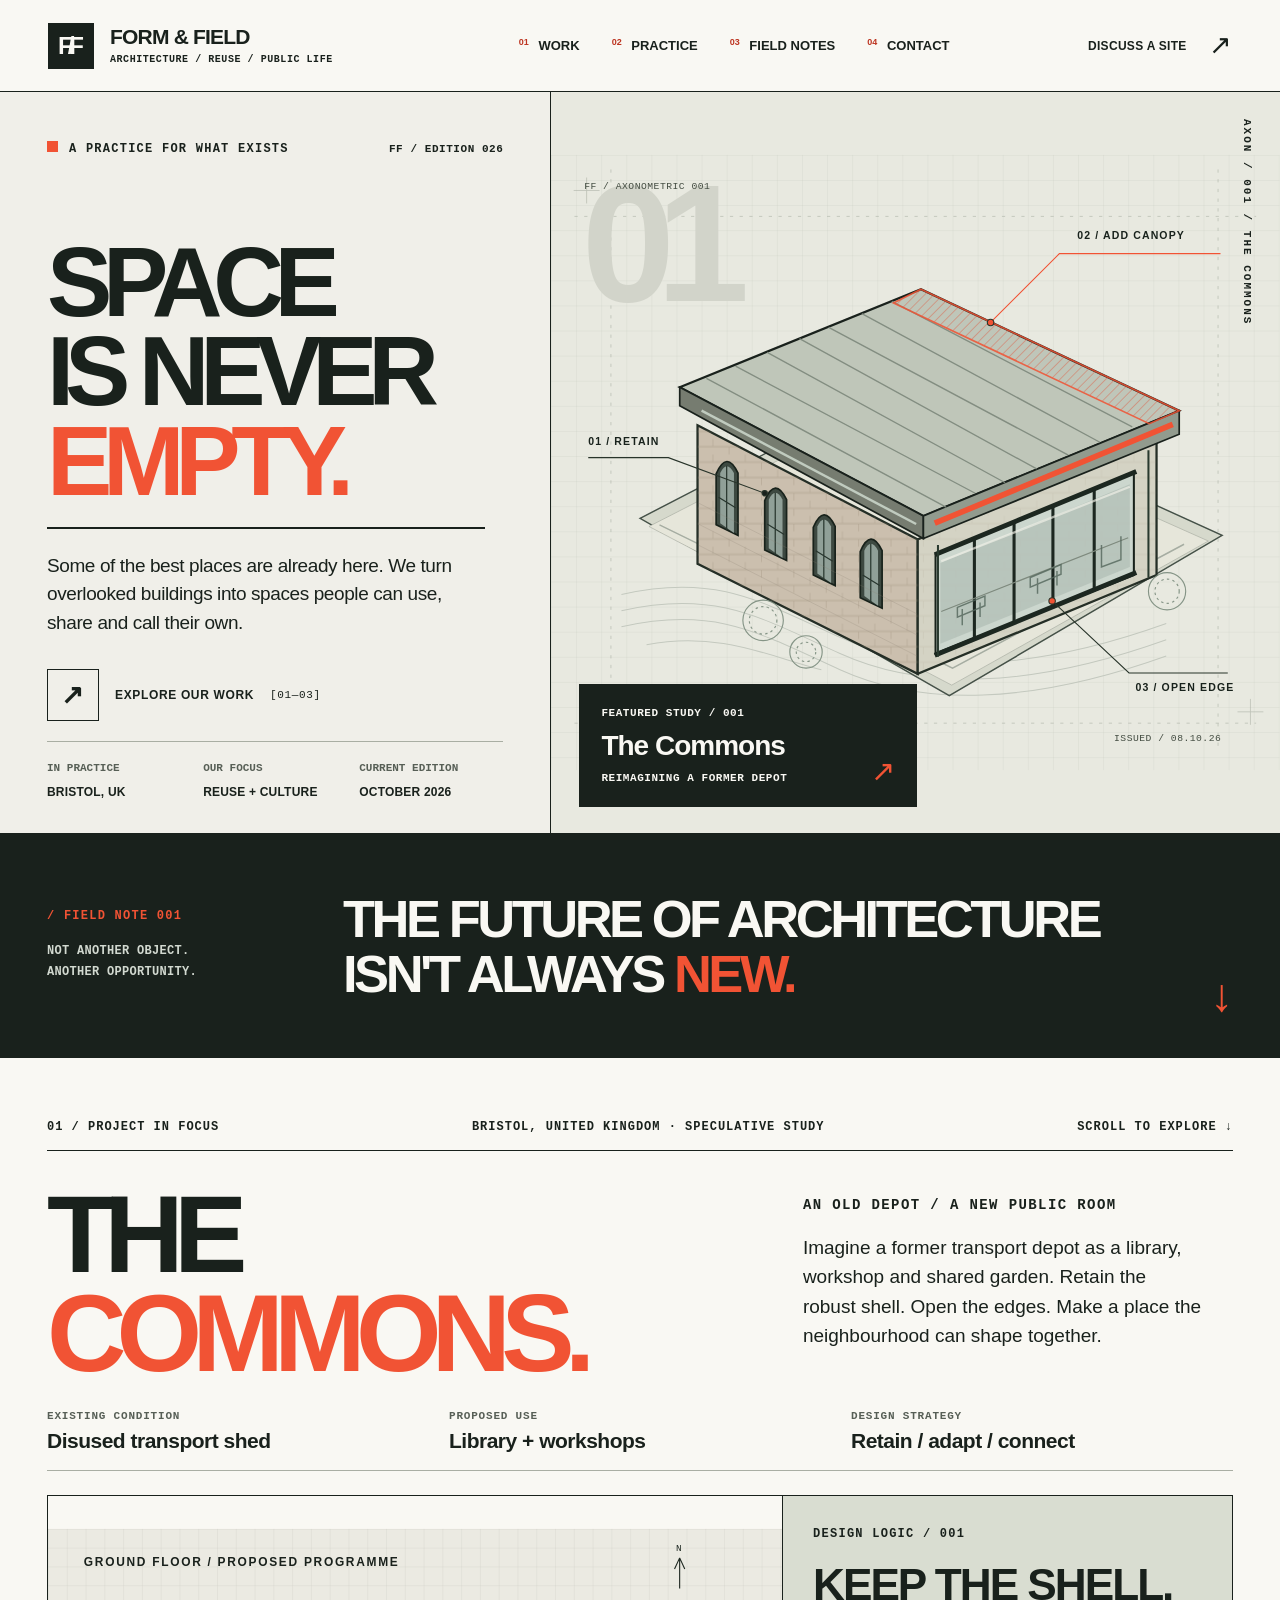
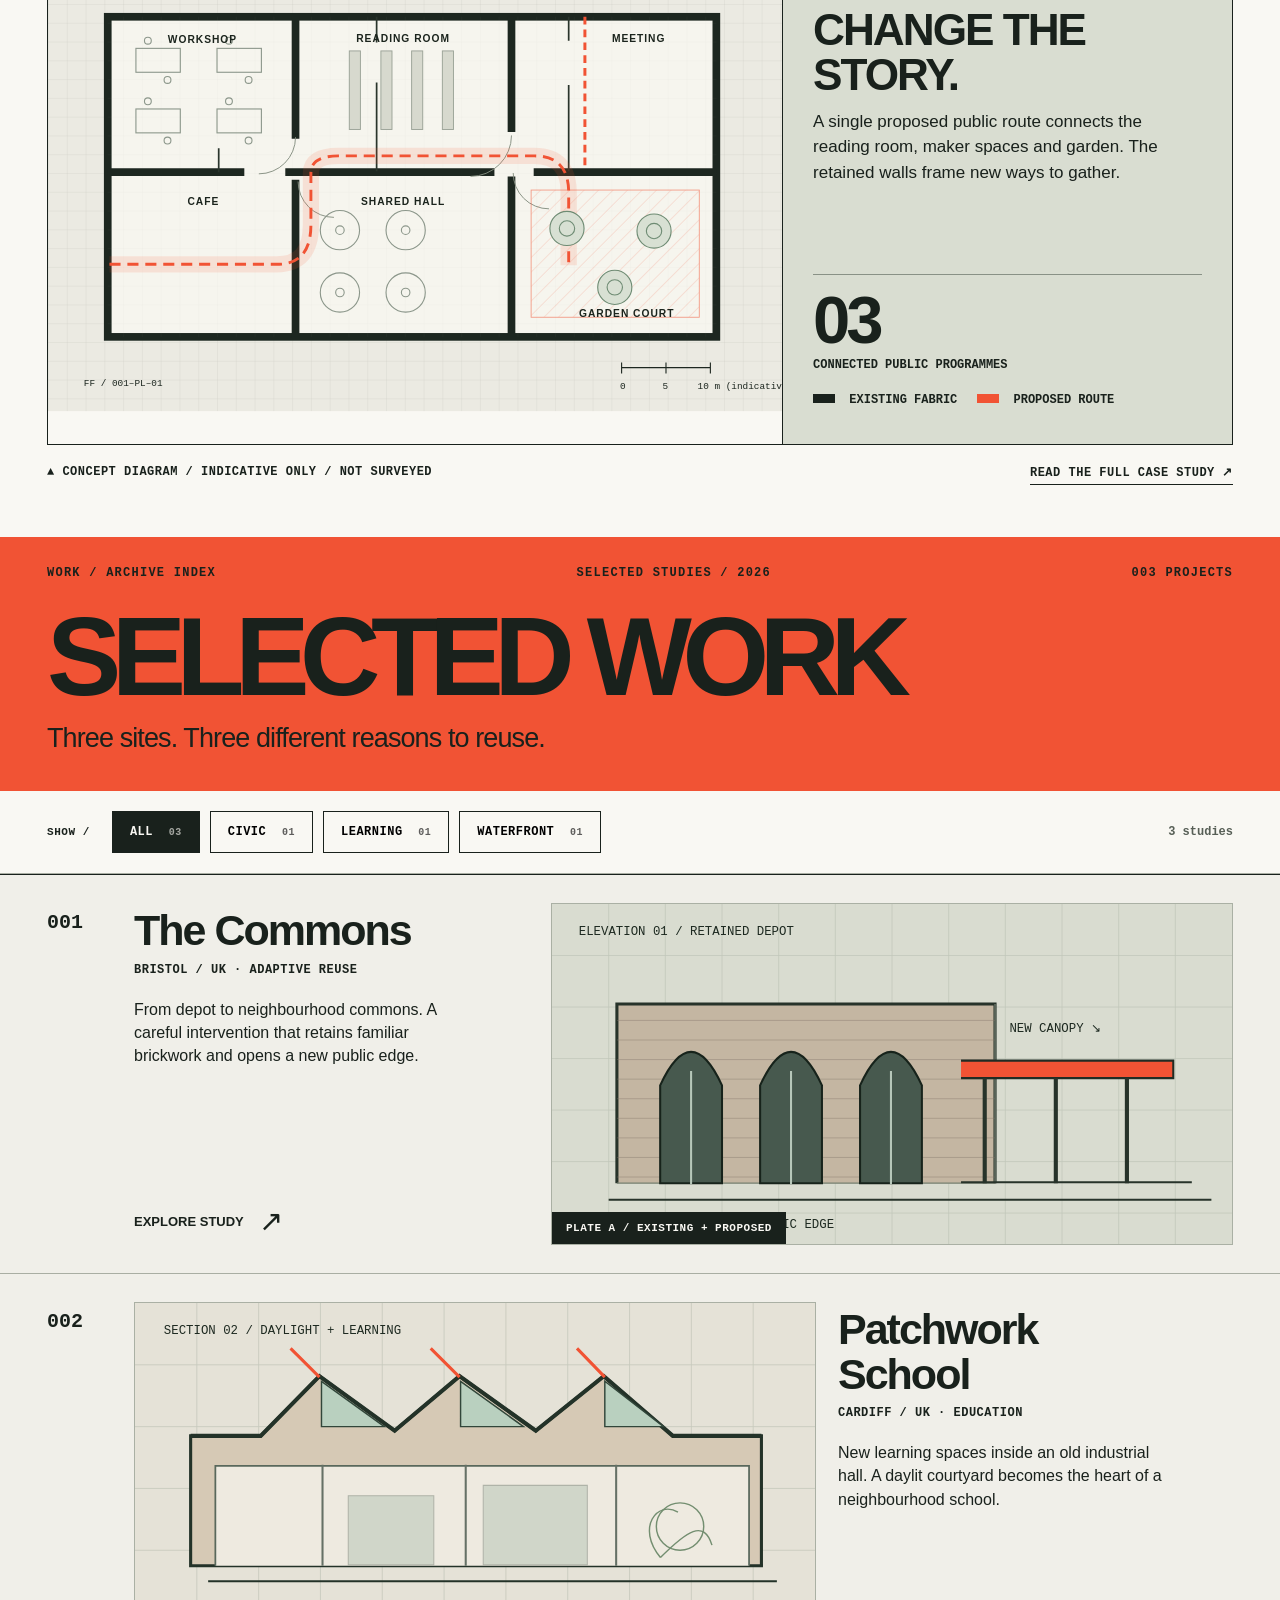
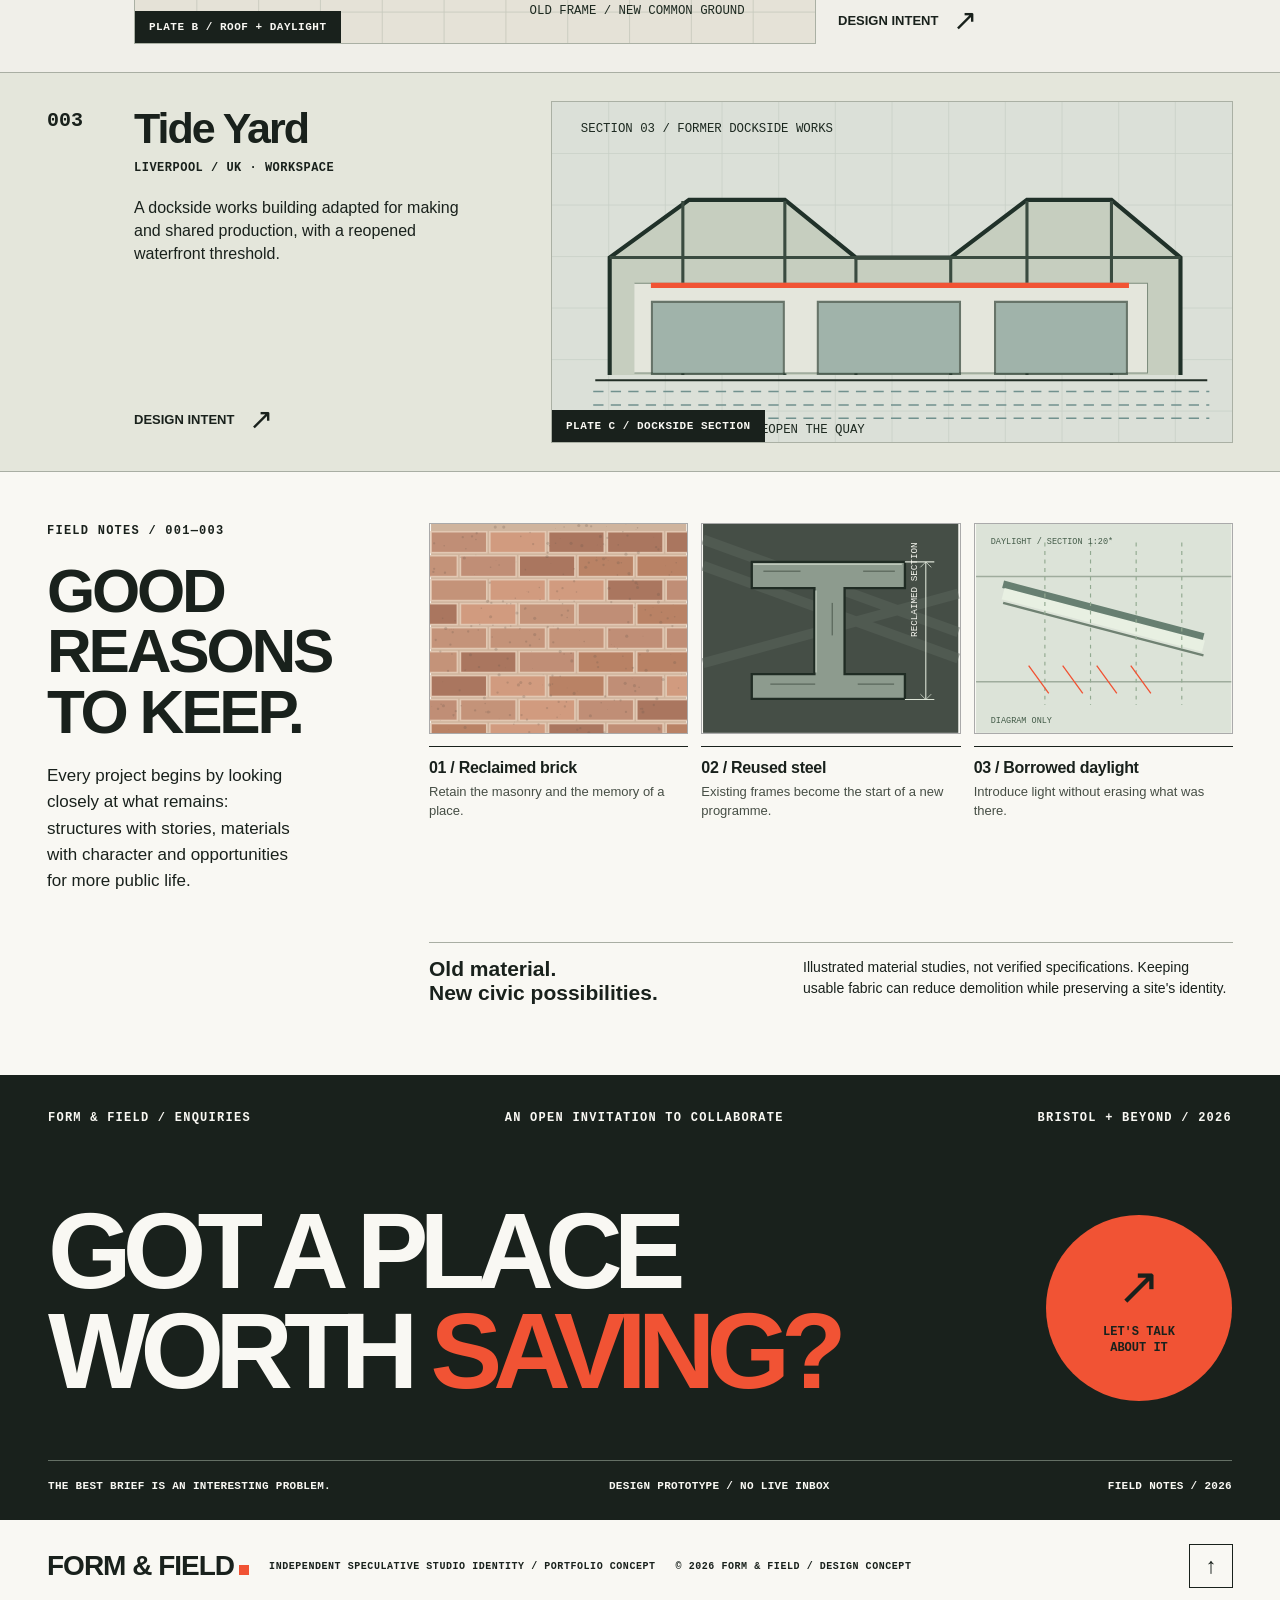
<file: index.html>
<!doctype html><html lang="en"><head><meta charset="utf-8"><meta name="viewport" content="width=device-width, initial-scale=1"><meta name="theme-color" content="#F0EFE9"><meta name="description" content="Speculative architecture studio exploring how overlooked buildings can become spaces for shared public life."><title>Architecture for what already exists — FORM &amp; FIELD</title><link rel="icon" type="image/svg+xml" href="assets/favicon.svg"><link rel="stylesheet" href="styles.css"><script defer src="script.js"></script></head><body id="top"><a class="skip-link" href="#content">Skip to content</a><div id="scroll-progress" aria-hidden="true"></div><header class="site-head" id="site-header">
  <a class="identity" href="index.html" aria-label="Form and Field, home">
    <span class="mark" aria-hidden="true">F/F</span><span><strong>FORM &amp; FIELD</strong><small>ARCHITECTURE / REUSE / PUBLIC LIFE</small></span>
  </a>
  <nav class="nav" aria-label="Main navigation">
    <a href="index.html#work"><sup>01</sup> WORK</a><a href="studio.html"><sup>02</sup> PRACTICE</a><a href="notes.html"><sup>03</sup> FIELD NOTES</a><a href="contact.html"><sup>04</sup> CONTACT</a>
  </nav>
  <a class="head-cta" href="contact.html">DISCUSS A SITE <span class="arrow" aria-hidden="true">↗</span></a>
  <details class="mobile-nav"><summary class="mobile-menu">MENU <i aria-hidden="true"></i></summary>
    <nav class="mobile-nav-panel" aria-label="Mobile navigation"><a href="index.html#work">01 / Work</a><a href="studio.html">02 / Practice</a><a href="notes.html">03 / Field notes</a><a href="contact.html">04 / Contact</a></nav>
  </details>
</header><main id="content">
<section class="hero" aria-labelledby="hero-title"><div class="hero-copy"><div class="hero-overline"><div class="eyebrow"><span class="red-square"></span>A PRACTICE FOR WHAT EXISTS</div><span class="tiny">FF / EDITION 026</span></div><h1 id="hero-title">SPACE<br>IS NEVER<br><span>EMPTY.</span></h1><div class="hero-line"></div><p class="hero-desc">Some of the best places are already here. We turn overlooked buildings into spaces people can use, share and call their own.</p><a class="explore" href="#work"><span class="box-arrow">↗</span><span>EXPLORE OUR WORK</span><code>[01—03]</code></a><div class="hero-bottom"><span><small>IN PRACTICE</small><b>BRISTOL, UK</b></span><span><small>OUR FOCUS</small><b>REUSE + CULTURE</b></span><span><small>CURRENT EDITION</small><b>OCTOBER 2026</b></span></div></div><div class="hero-figure"><svg class="hero-svg" role="img" aria-label="Detailed conceptual axonometric of an existing red-brick public depot with a proposed timber canopy and glazed community workshop" viewBox="0 0 900 760" preserveAspectRatio="xMidYMid meet" xmlns="http://www.w3.org/2000/svg">
    <defs><pattern id="hg" width="31" height="31" patternUnits="userSpaceOnUse"><path d="M31 0H0V31" fill="none" stroke="#b7bcb0" stroke-width=".8" opacity=".5"/></pattern>
    <pattern id="brickpattern" width="40" height="19" patternUnits="userSpaceOnUse"><path d="M0 0H40 M0 18H40 M20 0V9 M0 9V18 M40 9V18" fill="none" stroke="#9f907b" stroke-width=".9" opacity=".64"/></pattern>
    <pattern id="terracotta" width="8" height="8" patternUnits="userSpaceOnUse" patternTransform="rotate(45)"><path d="M0 0V8" stroke="#e74b30" stroke-width="1"/></pattern>
    <clipPath id="leftwall"><polygon points="181,334 453,475 453,641 181,505"/></clipPath>
    <clipPath id="rightwall"><polygon points="453,475 748,352 748,519 453,641"/></clipPath>
    </defs>
    <rect width="900" height="760" fill="#E8E9E0"/><rect width="900" height="760" fill="url(#hg)"/>
    <g stroke="#a8aea2" stroke-width="1" opacity=".65"><path d="M29 76h842 M29 702h842 M74 18v714 M824 18v714" stroke-dasharray="4 8"/><path d="M28 44h32 M44 28v32 M848 688h32 M864 672v32"/></g>
    <text x="38" y="181" fill="#d2d4ca" font-family="Inter Display,Arial" font-size="207" font-weight="770" letter-spacing="-23">01</text>
    <g fill="none" stroke="#c4c9bf" stroke-width="1.25"><path d="M87 543c115-26 169 7 270 53s236 43 403-17"/><path d="M87 563c115-26 169 7 270 53s236 43 403-17"/><path d="M87 583c115-26 169 7 270 53s236 43 403-17"/><path d="M118 605c91-17 153 15 216 31"/></g>
    <!-- site plate -->
    <polygon points="110,449 425,286 829,470 492,668" fill="#d6d9cc" stroke="#455148" stroke-width="1.8"/>
    <polygon points="121,459 424,304 812,477 495,655" fill="#e6e6da" stroke="#a7aca0" stroke-width=".8"/>
    <path d="M134 457L496 634L782 481" fill="none" stroke="#a6ada2" stroke-width="1.8"/>
    <!-- building envelope -->
    <polygon points="181,334 453,475 453,641 181,505" fill="#cbbfae" stroke="#242e26" stroke-width="2.8"/>
    <polygon points="453,475 748,352 748,519 453,641" fill="#d4d3c4" stroke="#242e26" stroke-width="2.8"/>
    <rect x="169" y="308" width="342" height="361" clip-path="url(#leftwall)" fill="url(#brickpattern)" opacity=".72"/>
    <rect x="444" y="345" width="310" height="300" clip-path="url(#rightwall)" fill="url(#brickpattern)" opacity=".25"/>
    <!-- heritage window archways / each opening follows sloped facade datum -->
    <path d="M204 457V394Q217 364 231 393V470Z" fill="#3d4941" stroke="#18221b" stroke-width="2.1"/>
        <path d="M209 455V393Q217 376 226 393V467" fill="#acbeb6" opacity=".75"/>
        <path d="M217 384V463 M207 423L228 436" stroke="#27352d" stroke-width="1.5" fill="none"/><path d="M264 488V427Q277 397 291 426V501Z" fill="#3d4941" stroke="#18221b" stroke-width="2.1"/>
        <path d="M269 486V426Q277 409 286 426V498" fill="#acbeb6" opacity=".75"/>
        <path d="M277 417V494 M267 456L288 469" stroke="#27352d" stroke-width="1.5" fill="none"/><path d="M324 519V460Q337 430 351 459V532Z" fill="#3d4941" stroke="#18221b" stroke-width="2.1"/>
        <path d="M329 517V459Q337 442 346 459V529" fill="#acbeb6" opacity=".75"/>
        <path d="M337 450V525 M327 489L348 502" stroke="#27352d" stroke-width="1.5" fill="none"/><path d="M382 547V490Q395 460 409 489V560Z" fill="#3d4941" stroke="#18221b" stroke-width="2.1"/>
        <path d="M387 545V489Q395 472 404 489V557" fill="#acbeb6" opacity=".75"/>
        <path d="M395 480V553 M385 519L406 532" stroke="#27352d" stroke-width="1.5" fill="none"/><path d="M182 430L452 567" stroke="#8d8173" stroke-width=".7" opacity=".4"/><path d="M182 456L452 593" stroke="#8d8173" stroke-width=".7" opacity=".4"/><path d="M182 482L452 619" stroke="#8d8173" stroke-width=".7" opacity=".4"/><!-- new glazed civic front -->
      <polygon points="475,494 720,392 720,519 475,616" fill="#cbd8d1" fill-opacity=".81" stroke="#18221b" stroke-width="2.5"/>
      <polygon points="481,504 715,407 715,509 481,604" fill="#71857a" opacity=".22"/>
      <path d="M474 494L723 391 M474 618L723 516" stroke="#1c2720" stroke-width="6"/>
      <path d="M523 474V598 M572 454V578 M620 434V560 M671 412V537" stroke="#1c2720" stroke-width="3.8"/>
      <path d="M482 564L713 473" stroke="#7e8a7e" stroke-width="1.5"/>
      <path d="M482 502L715 410" stroke="#f2f2e9" stroke-width="2.8" opacity=".66"/>
      <!-- workshop interior: benches & material racks with proper scale -->
      <g stroke="#53665b" fill="none" stroke-width="1.8" opacity=".8"><path d="M502 559l34-14 0 12-34 14zM592 522l38-16 0 12-38 16z"/><path d="M508 561v20 M530 553v18 M601 523v19 M625 514v18"/><path d="M680 482v27l24-9v-29"/></g>
      <!-- roof, CLT beams and steel beams -->
      <polygon points="159,287 457,166 776,316 460,446" fill="#bfc6b9" stroke="#19211c" stroke-width="2.7"/>
      <polygon points="159,287 460,446 460,474 159,310" fill="#767c70" stroke="#19211c" stroke-width="2.1"/>
      <polygon points="460,446 776,316 776,345 460,474" fill="#929b8e" stroke="#19211c" stroke-width="2.1"/>
      <g stroke="#7d887c" stroke-width="1.7" fill="none" opacity=".9"><path d="M192 276L488 435 M228 261L524 418 M267 244L561 405 M307 227L600 388 M343 213L639 371 M384 196L678 355 M421 181L718 336"/></g>
      <polygon points="457,166 776,316 739,332 423,183" fill="url(#terracotta)" opacity=".86" stroke="#f15334" stroke-width="2"/>
      <path d="M474 455L768 333" stroke="#f15334" stroke-width="7"/>
      <path d="M186 316L451 456" stroke="#c0cbbf" stroke-width="3"/>
      <!-- structural piers visible at street side -->
      <g stroke="#28392e" fill="none" stroke-width="2.5"><path d="M478 482V620 M738 365V522"/></g>
      <!-- base projected trees in plan, dotted crown rings -->
      <g fill="none" stroke="#758778" stroke-width="1.4" opacity=".86"><circle cx="262" cy="575" r="25"/><circle cx="262" cy="575" r="17" stroke-dasharray="3 4"/><circle cx="315" cy="614" r="20"/><circle cx="315" cy="614" r="12" stroke-dasharray="3 4"/><circle cx="761" cy="539" r="23"/><circle cx="761" cy="539" r="15" stroke-dasharray="3 4"/></g>
      <!-- architectural annotations -->
      <g fill="none" stroke="#28342a" stroke-width="1.35"><path d="M264 418L145 374H46"/><circle cx="264" cy="418" r="3.3" fill="#19211c"/><path d="M543 207L628 122H827" stroke="#f15334"/><circle cx="543" cy="207" r="4" fill="#f15334"/><path d="M619 551L714 640H836"/><circle cx="619" cy="551" r="4" fill="#f15334"/></g>
      <g font-family="Inter,Arial" fill="#18221c" font-weight="720" font-size="13" letter-spacing="1.4"><text x="46" y="359">01 / RETAIN</text><text x="650" y="104">02 / ADD CANOPY</text><text x="722" y="662">03 / OPEN EDGE</text></g>
      <g fill="#424b40" font-family="Liberation Mono,monospace" font-size="12" letter-spacing=".6"><text x="41" y="42">FF / AXONOMETRIC 001</text><text x="39" y="723">BRISTOL DEPOT  ·  EXPLORATORY MASSING  ·  NTS</text><text x="828" y="724" text-anchor="end">ISSUED / 08.10.26</text></g>
      </svg><div class="hero-corner">AXON / 001 / THE COMMONS</div><a class="hero-panel" href="projects/commons.html"><div><div class="tiny">FEATURED STUDY / 001</div><strong>The Commons</strong><div class="tiny">REIMAGINING A FORMER DEPOT</div></div><span class="arrow">↗</span></a></div></section>
<section class="thesis" id="practice"><div><div class="eyebrow">/ FIELD NOTE 001</div><p>NOT ANOTHER OBJECT.<br>ANOTHER OPPORTUNITY.</p></div><h2>THE FUTURE OF ARCHITECTURE<br>ISN'T ALWAYS <em>NEW.</em></h2><div class="down">↓</div></section>
<section class="case" id="commons"><div class="section-rail"><span>01 / PROJECT IN FOCUS</span><span>BRISTOL, UNITED KINGDOM · SPECULATIVE STUDY</span><span>SCROLL TO EXPLORE ↓</span></div><div class="case-lead"><h2>THE<br><em>COMMONS.</em></h2><div class="intro"><h3>AN OLD DEPOT / A NEW PUBLIC ROOM</h3><p>Imagine a former transport depot as a library, workshop and shared garden. Retain the robust shell. Open the edges. Make a place the neighbourhood can shape together.</p></div></div><div class="facts"><div><small>EXISTING CONDITION</small><b>Disused transport shed</b></div><div><small>PROPOSED USE</small><b>Library + workshops</b></div><div><small>DESIGN STRATEGY</small><b>Retain / adapt / connect</b></div></div><div class="case-spread"><div class="plan-visual"><svg class="plan-svg" role="img" aria-label="Concept ground-floor plan showing retained brick walls, library, workshop, meeting room, cafe, public hall, courtyard, and a new public circulation route" viewBox="0 0 860 565" xmlns="http://www.w3.org/2000/svg"><defs>
      <pattern id="plan-grid" width="22" height="22" patternUnits="userSpaceOnUse"><path d="M22 0H0V22" fill="none" stroke="#9ea599" stroke-width=".6" opacity=".45"/></pattern><pattern id="plan-court" width="12" height="12" patternUnits="userSpaceOnUse" patternTransform="rotate(45)"><path d="M0 0v12" stroke="#f15334" stroke-width="1.1" opacity=".5"/></pattern></defs>
      <rect width="860" height="565" fill="#ebeae2"/><rect width="860" height="565" fill="url(#plan-grid)"/>
      <text x="42" y="43" fill="#19211c" font-size="14" font-family="Inter,Arial" font-weight="700" letter-spacing="2">GROUND FLOOR / PROPOSED PROGRAMME</text>
      <rect x="70" y="103" width="713" height="375" fill="#f6f5ee" stroke="#1d2720" stroke-width="9"/>
      <rect x="70" y="103" width="713" height="375" fill="url(#plan-grid)" opacity=".35"/>
      <!-- retained structure heavy ink -->
      <path d="M290 103V246 M290 294V478 M543 103V238 M543 290V478 M70 285H230 M278 285H523 M569 285H783" stroke="#1d2720" stroke-width="9" fill="none"/>
      <path d="M610 103v28 M610 183v101 M385 103v30 M385 180v104 M200 285v-28" stroke="#2a352c" stroke-width="2" fill="none"/>
      <!-- new meeting room framed partition -->
      <path d="M629 103v180" stroke="#f15334" stroke-width="3.5" stroke-dasharray="9 6"/>
      <!-- new doorway swing arcs -->
      <g fill="none" stroke="#858e81" stroke-width="1.1"><path d="M290 244a43 43 0 0 1 -43 43 M543 242a48 48 0 0 1 -48 48 M293 296a42 42 0 0 0 42 42 M545 286a42 42 0 0 0 42 42"/></g>
      <!-- courtyard boundary and permeable proposed edge -->
      <rect x="566" y="306" width="197" height="149" fill="url(#plan-court)" opacity=".58" stroke="#f15334" stroke-width="1"/>
      <path d="M72 393H268Q308 393 308 347V286Q308 266 340 266H570Q610 266 610 309V394" fill="none" stroke="#F15334" stroke-width="19" opacity=".13"/>
      <path d="M72 393H268Q308 393 308 347V286Q308 266 340 266H570Q610 266 610 309V394" fill="none" stroke="#f15334" stroke-width="3.4" stroke-dasharray="13 8"/>
      <!-- reading room bookcases -->
      <g fill="#d7d9ce" stroke="#9ba397" stroke-width="1.1"><rect x="353" y="143" width="13" height="92"/><rect x="390" y="143" width="13" height="92"/><rect x="426" y="143" width="13" height="92"/><rect x="462" y="143" width="13" height="92"/></g>
      <!-- tables, plan furniture -->
      <g stroke="#8c978b" fill="none" stroke-width="1.3"><rect x="103" y="140" width="52" height="28"/><circle cx="117" cy="131" r="4"/><circle cx="140" cy="177" r="4"/><rect x="198" y="140" width="52" height="28"/><circle cx="212" cy="131" r="4"/><circle cx="235" cy="177" r="4"/><rect x="103" y="211" width="52" height="28"/><circle cx="117" cy="202" r="4"/><circle cx="140" cy="248" r="4"/><rect x="198" y="211" width="52" height="28"/><circle cx="212" cy="202" r="4"/><circle cx="235" cy="248" r="4"/><circle cx="342" cy="353" r="23"/><circle cx="342" cy="353" r="5"/><circle cx="419" cy="353" r="23"/><circle cx="419" cy="353" r="5"/><circle cx="342" cy="426" r="23"/><circle cx="342" cy="426" r="5"/><circle cx="419" cy="426" r="23"/><circle cx="419" cy="426" r="5"/><circle cx="608" cy="351" r="20" fill="#d8e0d3" stroke="#6e8b73"/><circle cx="608" cy="351" r="9" stroke="#6e8b73"/><circle cx="710" cy="354" r="20" fill="#d8e0d3" stroke="#6e8b73"/><circle cx="710" cy="354" r="9" stroke="#6e8b73"/><circle cx="664" cy="420" r="20" fill="#d8e0d3" stroke="#6e8b73"/><circle cx="664" cy="420" r="9" stroke="#6e8b73"/></g><g fill="#1b241d" text-anchor="middle" font-family="Inter,Arial" font-weight="700" font-size="12" letter-spacing="1.15"><text x="181" y="134">WORKSHOP</text><text x="416" y="132">READING ROOM</text><text x="692" y="132">MEETING</text><text x="182" y="324">CAFE</text><text x="416" y="324">SHARED HALL</text><text x="678" y="455">GARDEN COURT</text></g>
      <g stroke="#1d2720" fill="none" stroke-width="1.3"><path d="M740 70V34 M740 34l-6 13 M740 34l6 13"/><path d="M672 514H776 M672 508v13 M724 508v13 M776 508v13"/></g>
      <g fill="#1d2720" font-family="Liberation Mono,monospace" font-size="11"><text x="739" y="26" text-anchor="middle">N</text><text x="670" y="539">0</text><text x="720" y="539">5</text><text x="761" y="539">10 m (indicative)</text><text x="42" y="535">FF / 001–PL–01</text></g></svg><div class="plan-mobile"><svg role="img" aria-label="Simplified mobile concept diagram of The Commons with workshop, reading room, public hall and courtyard" viewBox="0 0 360 338" xmlns="http://www.w3.org/2000/svg"><rect width="360" height="338" fill="#eeede5"/><g stroke="#aeb3a6" stroke-width=".7" opacity=".45"><path d="M0 40H360M0 80H360M0 120H360M0 160H360M0 200H360M0 240H360M0 280H360M0 320H360M40 0V338M80 0V338M120 0V338M160 0V338M200 0V338M240 0V338M280 0V338M320 0V338"/></g><rect x="26" y="43" width="307" height="257" fill="#f9f8f2" stroke="#18231c" stroke-width="6"/><path d="M178 43V147 M178 175V300 M27 164H119 M148 164H333" fill="none" stroke="#18231c" stroke-width="6"/><path d="M50 233H137Q151 233 151 208V164Q151 146 183 146H255Q285 146 285 174V225" fill="none" stroke="#f15334" stroke-width="3.2" stroke-dasharray="10 7"/><g font-family="Inter,Arial" fill="#19211c" font-size="11" font-weight="700" text-anchor="middle"><text x="103" y="92">WORKSHOP</text><text x="255" y="92">READING ROOM</text><text x="104" y="205">PUBLIC HALL</text><text x="253" y="205">GARDEN</text><text x="253" y="220">COURT</text></g><g fill="none" stroke="#98aa9a"><rect x="58" y="107" width="36" height="22"/><rect x="109" y="107" width="36" height="22"/><path d="M214 112v27m15-27v27m15-27v27m15-27v27"/><circle cx="227" cy="251" r="16"/><circle cx="275" cy="267" r="19"/></g><text x="26" y="24" fill="#19211c" font-size="10" font-family="Liberation Mono,monospace" letter-spacing="1.4">PROGRAMME / SCHEMATIC</text><text x="26" y="324" fill="#19211c" font-size="10" font-family="Liberation Mono,monospace">NOT A CONSTRUCTION DRAWING</text></svg></div></div><div class="case-argument"><div><div class="eyebrow">DESIGN LOGIC / 001</div><h3>KEEP THE SHELL.<br>CHANGE THE<br>STORY.</h3><p>A single proposed public route connects the reading room, maker spaces and garden. The retained walls frame new ways to gather.</p></div><div class="case-measures"><b>03</b><span>CONNECTED PUBLIC PROGRAMMES</span><div class="legend"><span><i></i> EXISTING FABRIC</span><span><i class="red"></i> PROPOSED ROUTE</span></div></div></div></div><div class="case-under"><span>▲ CONCEPT DIAGRAM / INDICATIVE ONLY / NOT SURVEYED</span><a href="projects/commons.html">READ THE FULL CASE STUDY ↗</a></div></section>
<section class="archive" id="work"><div class="archive-head"><div class="row"><span class="eyebrow">WORK / ARCHIVE INDEX</span><span class="eyebrow">SELECTED STUDIES / 2026</span><span class="eyebrow">003 PROJECTS</span></div><h2>SELECTED WORK<span>Three sites. Three different reasons to reuse.</span></h2></div><div class="archive-filters" role="group" aria-label="Filter selected work"><span class="tiny">SHOW / </span><button class="filter-btn is-active" type="button" data-filter="all" aria-pressed="true">ALL <span>03</span></button><button class="filter-btn" type="button" data-filter="civic" aria-pressed="false">CIVIC <span>01</span></button><button class="filter-btn" type="button" data-filter="education" aria-pressed="false">LEARNING <span>01</span></button><button class="filter-btn" type="button" data-filter="waterfront" aria-pressed="false">WATERFRONT <span>01</span></button><span class="filter-status" aria-live="polite">3 studies</span></div><div class="archive-grid"><article class="project" data-category="civic"><div class="id">001</div><div class="project-content"><div><h3>The Commons</h3><div class="loc">BRISTOL / UK · ADAPTIVE REUSE</div><p>From depot to neighbourhood commons. A careful intervention that retains familiar brickwork and opens a new public edge.</p></div><a class="open" href="projects/commons.html">EXPLORE STUDY <span class="arrow">↗</span></a></div><div class="project-graphic"><svg class="project-svg" viewBox="0 0 660 330" role="img" aria-label="Front elevation of retained masonry depot and proposed lightweight timber canopy" xmlns="http://www.w3.org/2000/svg"><rect width="660" height="330" fill="#d9dcd0"/><g stroke="#aab3a5" stroke-width=".7" opacity=".5"><path d="M0 50H660M0 100H660M0 150H660M0 200H660M0 250H660M0 300H660M55 0V330M110 0V330M165 0V330M220 0V330M275 0V330M330 0V330M385 0V330M440 0V330M495 0V330M550 0V330M605 0V330"/></g><path d="M63 271V97H430V271" fill="#c4b6a2" stroke="#27332a" stroke-width="3"/><path d="M63 271H430V97" fill="none" stroke="#778173" stroke-width="1.2"/><g stroke="#84766a" stroke-width=".7" opacity=".55"><path d="M63 113H430M63 132H430M63 151H430M63 170H430M63 189H430M63 208H430M63 227H430M63 246H430M63 265H430"/></g><g fill="#47594e" stroke="#17231b" stroke-width="2"> <path d="M105 271v-95q30-65 60 0v95Z"/><path d="M202 271v-95q30-65 60 0v95Z"/><path d="M299 271v-95q30-65 60 0v95Z"/></g><g stroke="#b6c7b9" stroke-width="2"><path d="M135 162v110 M232 162v110 M329 162v110"/></g><path d="M397 152H603V169H397" fill="#f15334" stroke="#202c24" stroke-width="2"/><path d="M420 169v102 M489 169v102 M558 169v102" stroke="#27332a" stroke-width="4"/><path d="M397 270H621 M55 287H640" stroke="#27332a" stroke-width="2"/><g font-family="Liberation Mono,monospace" font-size="12" fill="#1d2920"><text x="26" y="30">ELEVATION 01 / RETAINED DEPOT</text><text x="444" y="124">NEW CANOPY ↘</text><text x="29" y="314">EXISTING MASONRY / NEW PUBLIC EDGE</text></g></svg><div class="graphic-tag">PLATE A / EXISTING + PROPOSED</div></div></article><article class="project" data-category="education"><div class="id">002</div><div class="project-content"><div><h3>Patchwork<br>School</h3><div class="loc">CARDIFF / UK · EDUCATION</div><p>New learning spaces inside an old industrial hall. A daylit courtyard becomes the heart of a neighbourhood school.</p></div><a class="open" href="projects/patchwork.html">DESIGN INTENT <span class="arrow">↗</span></a></div><div class="project-graphic"><svg class="project-svg" viewBox="0 0 660 330" role="img" aria-label="Architectural section through a reused school hall with a sawtooth daylight roof and planted courtyard" xmlns="http://www.w3.org/2000/svg"><rect width="660" height="330" fill="#e5e2d7"/><g stroke="#adb4a6" stroke-width=".8" opacity=".52"><path d="M0 60H660M0 120H660M0 180H660M0 240H660M0 300H660 M60 0V330M120 0V330M180 0V330M240 0V330M300 0V330M360 0V330M420 0V330M480 0V330M540 0V330M600 0V330"/></g><path d="M54 255V129H122L179 71L252 124L315 71L389 124L455 71L522 129H608V255Z" fill="#d6c9b5" stroke="#233228" stroke-width="3"/><path d="M54 129H122L179 71L252 124L315 71L389 124L455 71L522 129H608" stroke="#233228" stroke-width="4" fill="none"/><g fill="#b9d0bf" stroke="#31463a" stroke-width="1.4"><path d="M181 76L242 120L181 120Z"/><path d="M316 76L377 120L316 120Z"/><path d="M456 76L513 120L456 120Z"/></g><path d="M78 255V158H596V255" fill="#eeeae0" stroke="#59685c" stroke-width="1.7"/><path d="M182 157v98M321 157v98M467 157v98" stroke="#657166" stroke-width="2"/><path d="M207 187h83v67h-83zM338 177h101v77h-101z" fill="#acc0af" opacity=".45" stroke="#657166"/><path d="M71 270H623" stroke="#233228" stroke-width="2"/><g fill="none" stroke="#738e70" stroke-width="1.4"><path d="M510 247c-24-29-3-56 17-44M510 247c26-26 42-37 50-12"/><circle cx="529" cy="217" r="23"/></g><g stroke="#f15334" stroke-width="3"><path d="M179 72L151 44 M315 72L287 44 M456 72L429 44"/></g><g font-family="Liberation Mono,monospace" font-size="12" fill="#1d2920"><text x="28" y="30">SECTION 02 / DAYLIGHT + LEARNING</text><text x="383" y="302">OLD FRAME / NEW COMMON GROUND</text></g></svg><div class="graphic-tag">PLATE B / ROOF + DAYLIGHT</div></div></article><article class="project" data-category="waterfront"><div class="id">003</div><div class="project-content"><div><h3>Tide Yard</h3><div class="loc">LIVERPOOL / UK · WORKSPACE</div><p>A dockside works building adapted for making and shared production, with a reopened waterfront threshold.</p></div><a class="open" href="projects/tide-yard.html">DESIGN INTENT <span class="arrow">↗</span></a></div><div class="project-graphic"><svg class="project-svg" viewBox="0 0 660 330" role="img" aria-label="Sectional elevation of Tide Yard showing reused dockside steel portal frames and a new accessible public quay" xmlns="http://www.w3.org/2000/svg"><rect width="660" height="330" fill="#dbe0d8"/><g stroke="#b6c1b7" stroke-width=".7" opacity=".5"><path d="M0 50H660M0 100H660M0 150H660M0 200H660M0 250H660M0 300H660 M55 0V330M110 0V330M165 0V330M220 0V330M275 0V330M330 0V330M385 0V330M440 0V330M495 0V330M550 0V330M605 0V330"/></g><path d="M56 265V151L133 95H226L295 151H387L461 95H543L610 151V265" stroke="#203129" stroke-width="4" fill="#c6cebf"/><path d="M56 151H610M127 96v169M226 96v169M295 151v114M387 151v114M461 96v169M543 96v169" stroke="#3a4b40" stroke-width="3" fill="none"/><path d="M80 176H578V263H80" fill="#e4e6dc" stroke="#7e8d7e"/><path d="M97 194h128v70H97zM258 194h138v70H258zM430 194h128v70H430z" fill="#7d9990" opacity=".65" stroke="#25382d" stroke-width="2"/><path d="M42 270H636" stroke="#222e26" stroke-width="2"/><path d="M40 281H638M40 294H638M40 307H638" stroke="#71918e" stroke-width="1.5" stroke-dasharray="10 7"/><path d="M96 178H560" stroke="#f15334" stroke-width="5"/><g font-family="Liberation Mono,monospace" font-size="12" fill="#1d2920"><text x="28" y="29">SECTION 03 / FORMER DOCKSIDE WORKS</text><text x="30" y="321">RETAIN STEEL PORTALS / REOPEN THE QUAY</text></g></svg><div class="graphic-tag">PLATE C / DOCKSIDE SECTION</div></div></article></div></section>
<section class="materials" id="notes"><div class="material-intro"><div class="eyebrow">FIELD NOTES / 001—003</div><h2>GOOD<br>REASONS<br>TO KEEP.</h2><p>Every project begins by looking closely at what remains: structures with stories, materials with character and opportunities for more public life.</p></div><div class="material-board"><article class="sample"><div class="sample-graphic"><svg viewBox="0 0 330 270" role="img" aria-label="Illustrated salvage brick variation and mortar bonds" xmlns="http://www.w3.org/2000/svg"><rect width="330" height="270" fill="#cfb49d"/><rect x="0" y="10" width="72" height="27" fill="#C08E76" stroke="#e2c8b3" stroke-width="2"/><rect x="76" y="10" width="72" height="27" fill="#D19B7F" stroke="#e2c8b3" stroke-width="2"/><rect x="152" y="10" width="72" height="27" fill="#AA765F" stroke="#e2c8b3" stroke-width="2"/><rect x="228" y="10" width="72" height="27" fill="#AA765F" stroke="#e2c8b3" stroke-width="2"/><rect x="304" y="10" width="72" height="27" fill="#AA765F" stroke="#e2c8b3" stroke-width="2"/><rect x="-38" y="41" width="72" height="27" fill="#C49379" stroke="#e2c8b3" stroke-width="2"/><rect x="38" y="41" width="72" height="27" fill="#C08E76" stroke="#e2c8b3" stroke-width="2"/><rect x="114" y="41" width="72" height="27" fill="#AA765F" stroke="#e2c8b3" stroke-width="2"/><rect x="190" y="41" width="72" height="27" fill="#B98265" stroke="#e2c8b3" stroke-width="2"/><rect x="266" y="41" width="72" height="27" fill="#B98265" stroke="#e2c8b3" stroke-width="2"/><rect x="0" y="72" width="72" height="27" fill="#C49379" stroke="#e2c8b3" stroke-width="2"/><rect x="76" y="72" width="72" height="27" fill="#D19B7F" stroke="#e2c8b3" stroke-width="2"/><rect x="152" y="72" width="72" height="27" fill="#D19B7F" stroke="#e2c8b3" stroke-width="2"/><rect x="228" y="72" width="72" height="27" fill="#AA765F" stroke="#e2c8b3" stroke-width="2"/><rect x="304" y="72" width="72" height="27" fill="#C08E76" stroke="#e2c8b3" stroke-width="2"/><rect x="-38" y="103" width="72" height="27" fill="#AA765F" stroke="#e2c8b3" stroke-width="2"/><rect x="38" y="103" width="72" height="27" fill="#D19B7F" stroke="#e2c8b3" stroke-width="2"/><rect x="114" y="103" width="72" height="27" fill="#C49379" stroke="#e2c8b3" stroke-width="2"/><rect x="190" y="103" width="72" height="27" fill="#C08E76" stroke="#e2c8b3" stroke-width="2"/><rect x="266" y="103" width="72" height="27" fill="#B98265" stroke="#e2c8b3" stroke-width="2"/><rect x="0" y="134" width="72" height="27" fill="#C49379" stroke="#e2c8b3" stroke-width="2"/><rect x="76" y="134" width="72" height="27" fill="#C49379" stroke="#e2c8b3" stroke-width="2"/><rect x="152" y="134" width="72" height="27" fill="#C49379" stroke="#e2c8b3" stroke-width="2"/><rect x="228" y="134" width="72" height="27" fill="#C08E76" stroke="#e2c8b3" stroke-width="2"/><rect x="304" y="134" width="72" height="27" fill="#C08E76" stroke="#e2c8b3" stroke-width="2"/><rect x="-38" y="165" width="72" height="27" fill="#C49379" stroke="#e2c8b3" stroke-width="2"/><rect x="38" y="165" width="72" height="27" fill="#AA765F" stroke="#e2c8b3" stroke-width="2"/><rect x="114" y="165" width="72" height="27" fill="#C08E76" stroke="#e2c8b3" stroke-width="2"/><rect x="190" y="165" width="72" height="27" fill="#B98265" stroke="#e2c8b3" stroke-width="2"/><rect x="266" y="165" width="72" height="27" fill="#B98265" stroke="#e2c8b3" stroke-width="2"/><rect x="0" y="196" width="72" height="27" fill="#AA765F" stroke="#e2c8b3" stroke-width="2"/><rect x="76" y="196" width="72" height="27" fill="#D19B7F" stroke="#e2c8b3" stroke-width="2"/><rect x="152" y="196" width="72" height="27" fill="#B98265" stroke="#e2c8b3" stroke-width="2"/><rect x="228" y="196" width="72" height="27" fill="#C08E76" stroke="#e2c8b3" stroke-width="2"/><rect x="304" y="196" width="72" height="27" fill="#D19B7F" stroke="#e2c8b3" stroke-width="2"/><rect x="-38" y="227" width="72" height="27" fill="#C08E76" stroke="#e2c8b3" stroke-width="2"/><rect x="38" y="227" width="72" height="27" fill="#C49379" stroke="#e2c8b3" stroke-width="2"/><rect x="114" y="227" width="72" height="27" fill="#D19B7F" stroke="#e2c8b3" stroke-width="2"/><rect x="190" y="227" width="72" height="27" fill="#C08E76" stroke="#e2c8b3" stroke-width="2"/><rect x="266" y="227" width="72" height="27" fill="#AA765F" stroke="#e2c8b3" stroke-width="2"/><rect x="0" y="258" width="72" height="27" fill="#B98265" stroke="#e2c8b3" stroke-width="2"/><rect x="76" y="258" width="72" height="27" fill="#D19B7F" stroke="#e2c8b3" stroke-width="2"/><rect x="152" y="258" width="72" height="27" fill="#AA765F" stroke="#e2c8b3" stroke-width="2"/><rect x="228" y="258" width="72" height="27" fill="#C08E76" stroke="#e2c8b3" stroke-width="2"/><rect x="304" y="258" width="72" height="27" fill="#B98265" stroke="#e2c8b3" stroke-width="2"/><g opacity=".24" fill="#6a594d"><circle cx="181" cy="25" r="2"/><circle cx="191" cy="2" r="2"/><circle cx="122" cy="59" r="1"/><circle cx="127" cy="269" r="1.5"/><circle cx="29" cy="136" r="0.5"/><circle cx="141" cy="98" r="1"/><circle cx="128" cy="157" r="1.5"/><circle cx="163" cy="87" r="1.5"/><circle cx="48" cy="139" r="1.5"/><circle cx="4" cy="25" r="1.5"/><circle cx="9" cy="239" r="1.5"/><circle cx="242" cy="27" r="1"/><circle cx="158" cy="132" r="0.5"/><circle cx="248" cy="10" r="1"/><circle cx="206" cy="248" r="2"/><circle cx="93" cy="100" r="1.5"/><circle cx="77" cy="56" r="1"/><circle cx="25" cy="156" r="1.5"/><circle cx="161" cy="25" r="1"/><circle cx="214" cy="47" r="1.5"/><circle cx="128" cy="206" r="2"/><circle cx="38" cy="43" r="1"/><circle cx="115" cy="135" r="1"/><circle cx="151" cy="25" r="2"/><circle cx="300" cy="201" r="2"/><circle cx="113" cy="208" r="2"/><circle cx="39" cy="235" r="1"/><circle cx="117" cy="247" r="1.5"/><circle cx="96" cy="186" r="0.5"/><circle cx="295" cy="265" r="2"/><circle cx="27" cy="168" r="1"/><circle cx="284" cy="118" r="1.5"/><circle cx="188" cy="88" r="1"/><circle cx="155" cy="222" r="1.5"/><circle cx="229" cy="47" r="0.5"/><circle cx="267" cy="5" r="1"/><circle cx="294" cy="91" r="2"/><circle cx="237" cy="228" r="1"/><circle cx="274" cy="243" r="2"/><circle cx="6" cy="150" r="1.5"/><circle cx="94" cy="4" r="2"/><circle cx="172" cy="168" r="1"/><circle cx="26" cy="136" r="0.5"/><circle cx="265" cy="7" r="0.5"/><circle cx="57" cy="241" r="1.5"/><circle cx="313" cy="104" r="0.5"/><circle cx="13" cy="233" r="1"/><circle cx="15" cy="204" r="0.5"/><circle cx="219" cy="29" r="0.5"/><circle cx="96" cy="134" r="1.5"/><circle cx="182" cy="177" r="2"/><circle cx="207" cy="3" r="1.5"/><circle cx="41" cy="17" r="1.5"/><circle cx="166" cy="164" r="0.5"/><circle cx="171" cy="65" r="1"/><circle cx="253" cy="145" r="2"/><circle cx="63" cy="130" r="1"/><circle cx="37" cy="215" r="1.5"/><circle cx="102" cy="247" r="1.5"/><circle cx="65" cy="109" r="1"/><circle cx="150" cy="42" r="2"/><circle cx="224" cy="270" r="2"/><circle cx="267" cy="78" r="1"/><circle cx="84" cy="162" r="2"/><circle cx="144" cy="208" r="0.5"/><circle cx="315" cy="120" r="1"/><circle cx="77" cy="120" r="2"/><circle cx="280" cy="164" r="2"/><circle cx="256" cy="65" r="1.5"/><circle cx="124" cy="253" r="1.5"/><circle cx="257" cy="97" r="1.5"/><circle cx="3" cy="62" r="1.5"/><circle cx="252" cy="39" r="2"/><circle cx="44" cy="263" r="2"/><circle cx="124" cy="87" r="0.5"/><circle cx="151" cy="37" r="1.5"/><circle cx="173" cy="236" r="1.5"/><circle cx="76" cy="76" r="1.5"/><circle cx="157" cy="196" r="1.5"/><circle cx="294" cy="263" r="1"/><circle cx="223" cy="53" r="1.5"/><circle cx="121" cy="110" r="1"/><circle cx="278" cy="189" r="2"/><circle cx="192" cy="138" r="0.5"/><circle cx="157" cy="207" r="1"/><circle cx="161" cy="6" r="0.5"/><circle cx="291" cy="30" r="1.5"/><circle cx="251" cy="206" r="2"/><circle cx="312" cy="132" r="1.5"/><circle cx="230" cy="83" r="2"/><circle cx="109" cy="96" r="1"/><circle cx="185" cy="100" r="1"/><circle cx="324" cy="194" r="0.5"/><circle cx="233" cy="101" r="1.5"/><circle cx="256" cy="64" r="2"/><circle cx="226" cy="44" r="1"/><circle cx="120" cy="223" r="2"/><circle cx="116" cy="205" r="2"/><circle cx="248" cy="171" r="1"/><circle cx="167" cy="197" r="1"/><circle cx="88" cy="252" r="0.5"/><circle cx="242" cy="50" r="2"/><circle cx="246" cy="50" r="1"/><circle cx="254" cy="15" r="1.5"/><circle cx="241" cy="66" r="1"/><circle cx="80" cy="131" r="1"/><circle cx="18" cy="63" r="1.5"/><circle cx="225" cy="27" r="0.5"/><circle cx="151" cy="133" r="1.5"/><circle cx="193" cy="264" r="1.5"/><circle cx="288" cy="17" r="0.5"/><circle cx="274" cy="145" r="0.5"/><circle cx="28" cy="140" r="1.5"/><circle cx="315" cy="179" r="2"/><circle cx="108" cy="256" r="0.5"/><circle cx="22" cy="190" r="1.5"/><circle cx="245" cy="228" r="1.5"/><circle cx="252" cy="187" r="1"/><circle cx="4" cy="58" r="1.5"/><circle cx="265" cy="76" r="2"/><circle cx="58" cy="40" r="0.5"/><circle cx="200" cy="56" r="2"/><circle cx="73" cy="100" r="2"/><circle cx="24" cy="137" r="0.5"/><circle cx="303" cy="54" r="0.5"/><circle cx="71" cy="243" r="1"/><circle cx="158" cy="153" r="1.5"/><circle cx="310" cy="169" r="0.5"/><circle cx="223" cy="45" r="2"/><circle cx="1" cy="236" r="0.5"/><circle cx="167" cy="165" r="2"/><circle cx="29" cy="249" r="0.5"/><circle cx="273" cy="239" r="1.5"/><circle cx="311" cy="62" r="1"/><circle cx="36" cy="164" r="0.5"/><circle cx="78" cy="102" r="1.5"/><circle cx="214" cy="43" r="0.5"/><circle cx="195" cy="28" r="2"/><circle cx="263" cy="209" r="2"/><circle cx="134" cy="122" r="2"/><circle cx="308" cy="66" r="1"/><circle cx="169" cy="118" r="1.5"/><circle cx="241" cy="161" r="1"/><circle cx="317" cy="50" r="1"/><circle cx="271" cy="239" r="1"/><circle cx="225" cy="223" r="1.5"/><circle cx="223" cy="26" r="1"/><circle cx="62" cy="127" r="0.5"/><circle cx="132" cy="26" r="1.5"/><circle cx="185" cy="219" r="2"/><circle cx="23" cy="266" r="0.5"/><circle cx="12" cy="165" r="1.5"/><circle cx="88" cy="183" r="1.5"/><circle cx="306" cy="122" r="1.5"/><circle cx="292" cy="226" r="2"/><circle cx="56" cy="65" r="0.5"/><circle cx="70" cy="232" r="1"/><circle cx="227" cy="3" r="0.5"/><circle cx="88" cy="195" r="2"/><circle cx="204" cy="50" r="1.5"/><circle cx="98" cy="103" r="1"/><circle cx="9" cy="239" r="1.5"/><circle cx="76" cy="243" r="1"/><circle cx="216" cy="185" r="1.5"/><circle cx="228" cy="240" r="0.5"/><circle cx="88" cy="53" r="1"/><circle cx="255" cy="127" r="1.5"/><circle cx="52" cy="132" r="1.5"/><circle cx="165" cy="230" r="1.5"/><circle cx="260" cy="200" r="0.5"/><circle cx="231" cy="137" r="1"/><circle cx="263" cy="108" r="1"/><circle cx="53" cy="16" r="1.5"/><circle cx="58" cy="20" r="1"/><circle cx="181" cy="167" r="1"/><circle cx="107" cy="259" r="1"/><circle cx="83" cy="4" r="2"/><circle cx="16" cy="235" r="2"/><circle cx="212" cy="171" r="2"/><circle cx="297" cy="29" r="0.5"/><circle cx="45" cy="32" r="1"/><circle cx="145" cy="195" r="0.5"/><circle cx="79" cy="146" r="1"/><circle cx="170" cy="83" r="1.5"/><circle cx="163" cy="250" r="1"/><circle cx="288" cy="234" r="1.5"/><circle cx="320" cy="212" r="1"/><circle cx="86" cy="218" r="1.5"/><circle cx="237" cy="158" r="0.5"/><circle cx="270" cy="169" r="1"/><circle cx="167" cy="19" r="0.5"/><circle cx="155" cy="51" r="0.5"/><circle cx="185" cy="58" r="1"/><circle cx="44" cy="189" r="1"/><circle cx="252" cy="243" r="1.5"/><circle cx="69" cy="225" r="2"/><circle cx="111" cy="115" r="2"/><circle cx="15" cy="122" r="1"/><circle cx="268" cy="37" r="2"/><circle cx="297" cy="127" r="2"/><circle cx="140" cy="149" r="1"/><circle cx="175" cy="230" r="1"/><circle cx="164" cy="135" r="1.5"/><circle cx="32" cy="242" r="1.5"/><circle cx="231" cy="198" r="0.5"/><circle cx="267" cy="82" r="2"/><circle cx="172" cy="4" r="1"/><circle cx="29" cy="247" r="1.5"/><circle cx="62" cy="185" r="1.5"/><circle cx="261" cy="186" r="1.5"/><circle cx="116" cy="16" r="1"/><circle cx="12" cy="254" r="0.5"/><circle cx="219" cy="16" r="2"/><circle cx="177" cy="112" r="1.5"/><circle cx="139" cy="259" r="1.5"/><circle cx="291" cy="30" r="0.5"/><circle cx="131" cy="187" r="0.5"/><circle cx="298" cy="114" r="1"/><circle cx="228" cy="18" r="1.5"/><circle cx="45" cy="188" r="0.5"/><circle cx="102" cy="153" r="1.5"/><circle cx="287" cy="108" r="0.5"/><circle cx="189" cy="216" r="0.5"/><circle cx="134" cy="143" r="2"/><circle cx="277" cy="111" r="1"/><circle cx="153" cy="28" r="1"/><circle cx="233" cy="156" r="0.5"/><circle cx="84" cy="47" r="0.5"/><circle cx="103" cy="103" r="1"/><circle cx="189" cy="266" r="1.5"/><circle cx="252" cy="0" r="0.5"/><circle cx="220" cy="231" r="1"/><circle cx="51" cy="169" r="2"/><circle cx="201" cy="2" r="2"/><circle cx="233" cy="100" r="0.5"/><circle cx="59" cy="12" r="1.5"/><circle cx="166" cy="98" r="1"/><circle cx="294" cy="101" r="2"/><circle cx="61" cy="137" r="1"/><circle cx="103" cy="132" r="1"/><circle cx="185" cy="74" r="1.5"/><circle cx="43" cy="44" r="2"/><circle cx="153" cy="208" r="2"/><circle cx="170" cy="103" r="1"/><circle cx="123" cy="152" r="1.5"/><circle cx="198" cy="152" r="1"/><circle cx="99" cy="205" r="1.5"/><circle cx="114" cy="136" r="0.5"/><circle cx="99" cy="174" r="1.5"/><circle cx="150" cy="238" r="1.5"/><circle cx="204" cy="270" r="2"/><circle cx="140" cy="82" r="1"/><circle cx="19" cy="135" r="2"/><circle cx="176" cy="121" r="1"/><circle cx="167" cy="246" r="0.5"/><circle cx="126" cy="88" r="1"/><circle cx="110" cy="49" r="0.5"/><circle cx="264" cy="216" r="1.5"/><circle cx="31" cy="125" r="1"/><circle cx="261" cy="73" r="1.5"/><circle cx="128" cy="11" r="1"/><circle cx="176" cy="212" r="0.5"/><circle cx="130" cy="165" r="0.5"/><circle cx="215" cy="179" r="1.5"/><circle cx="122" cy="109" r="1.5"/><circle cx="74" cy="243" r="2"/><circle cx="17" cy="28" r="1"/><circle cx="215" cy="27" r="0.5"/><circle cx="294" cy="33" r="1.5"/><circle cx="269" cy="211" r="1"/></g></svg></div><div class="sample-under"><b>01 / Reclaimed brick</b><p>Retain the masonry and the memory of a place.</p></div></article><article class="sample"><div class="sample-graphic"><svg viewBox="0 0 330 270" role="img" aria-label="Illustrated cross section of reused steel I beam with patinated surface" xmlns="http://www.w3.org/2000/svg"><rect width="330" height="270" fill="#454e46"/><path d="M0 20L330 140M0 54L330 174M0 180L330 90" stroke="#5c665d" opacity=".5" stroke-width="13"/><path d="M63 49h198v34h-78v111h78v32H63v-32h81V83H63Z" fill="#8d9b8e" stroke="#202c24" stroke-width="3"/><path d="M65 52H257 M146 86V192" stroke="#e7eee0" stroke-width="2" opacity=".55"/><g stroke="#2c392e" stroke-width="1.2" opacity=".7"><path d="M78 61h48M207 61h41M167 102v42M87 207h58M200 207h47"/></g><path d="M261 49h38M261 227h38 M288 49v178" stroke="#dde4d7" stroke-width="1.4"/><path d="M281 56l7-7 7 7M281 220l7 7 7-7" stroke="#dde4d7" fill="none"/><text x="276" y="146" font-size="12" font-family="Liberation Mono,monospace" fill="#f7f7f0" transform="rotate(-90 276 146)">RECLAIMED SECTION</text></svg></div><div class="sample-under"><b>02 / Reused steel</b><p>Existing frames become the start of a new programme.</p></div></article><article class="sample"><div class="sample-graphic"><svg viewBox="0 0 330 270" role="img" aria-label="Concept illustration of daylight passing through translucent roof panels and louvres" xmlns="http://www.w3.org/2000/svg"><rect width="330" height="270" fill="#dce3d8"/><path d="M0 68L330 68 M0 204H330" stroke="#9fac9d" stroke-width="2"/><path d="M35 78L294 146" stroke="#677f71" stroke-width="10"/><path d="M35 90L294 158" stroke="#e8f0e2" stroke-width="15"/><path d="M35 102L294 170" stroke="#6f8172" stroke-width="3"/><g stroke="#92aa91" stroke-width="1.5" stroke-dasharray="5 6"><path d="M89 24L89 234 M148 24L148 234 M207 24L207 234 M266 24L266 234"/></g><path d="M68 183L94 219 M112 183L138 219 M156 183L182 219 M200 183L226 219" stroke="#f15334" stroke-width="1.7"/><g fill="#445c49" font-family="Liberation Mono,monospace" font-size="11"><text x="19" y="26">DAYLIGHT / SECTION 1:20*</text><text x="19" y="257">DIAGRAM ONLY</text></g></svg></div><div class="sample-under"><b>03 / Borrowed daylight</b><p>Introduce light without erasing what was there.</p></div></article></div><div class="materials-footer"><strong>Old material.<br>New civic possibilities.</strong><span>Illustrated material studies, not verified specifications. Keeping usable fabric can reduce demolition while preserving a site's identity.</span></div></section>
<section class="contact" id="contact"><div class="contact-top eyebrow"><span>FORM & FIELD / ENQUIRIES</span><span>AN OPEN INVITATION TO COLLABORATE</span><span>BRISTOL + BEYOND / 2026</span></div><div class="contact-main"><h2>GOT A PLACE<br>WORTH <em>SAVING?</em></h2><a class="circle-link" href="contact.html"><span class="arrow">↗</span>LET'S TALK<br>ABOUT IT</a></div><div class="contact-bottom"><span>THE BEST BRIEF IS AN INTERESTING PROBLEM.</span><span>DESIGN PROTOTYPE / NO LIVE INBOX</span><span>FIELD NOTES / 2026</span></div></section>
</main><footer class="site-footer"><div class="footer-brand">FORM &amp; FIELD<i></i></div><div class="tiny">INDEPENDENT SPECULATIVE STUDIO IDENTITY / PORTFOLIO CONCEPT</div><div class="tiny">© 2026 FORM &amp; FIELD / DESIGN CONCEPT</div><a class="footer-top" href="#top" aria-label="Back to top">↑</a></footer></body></html>
</file>
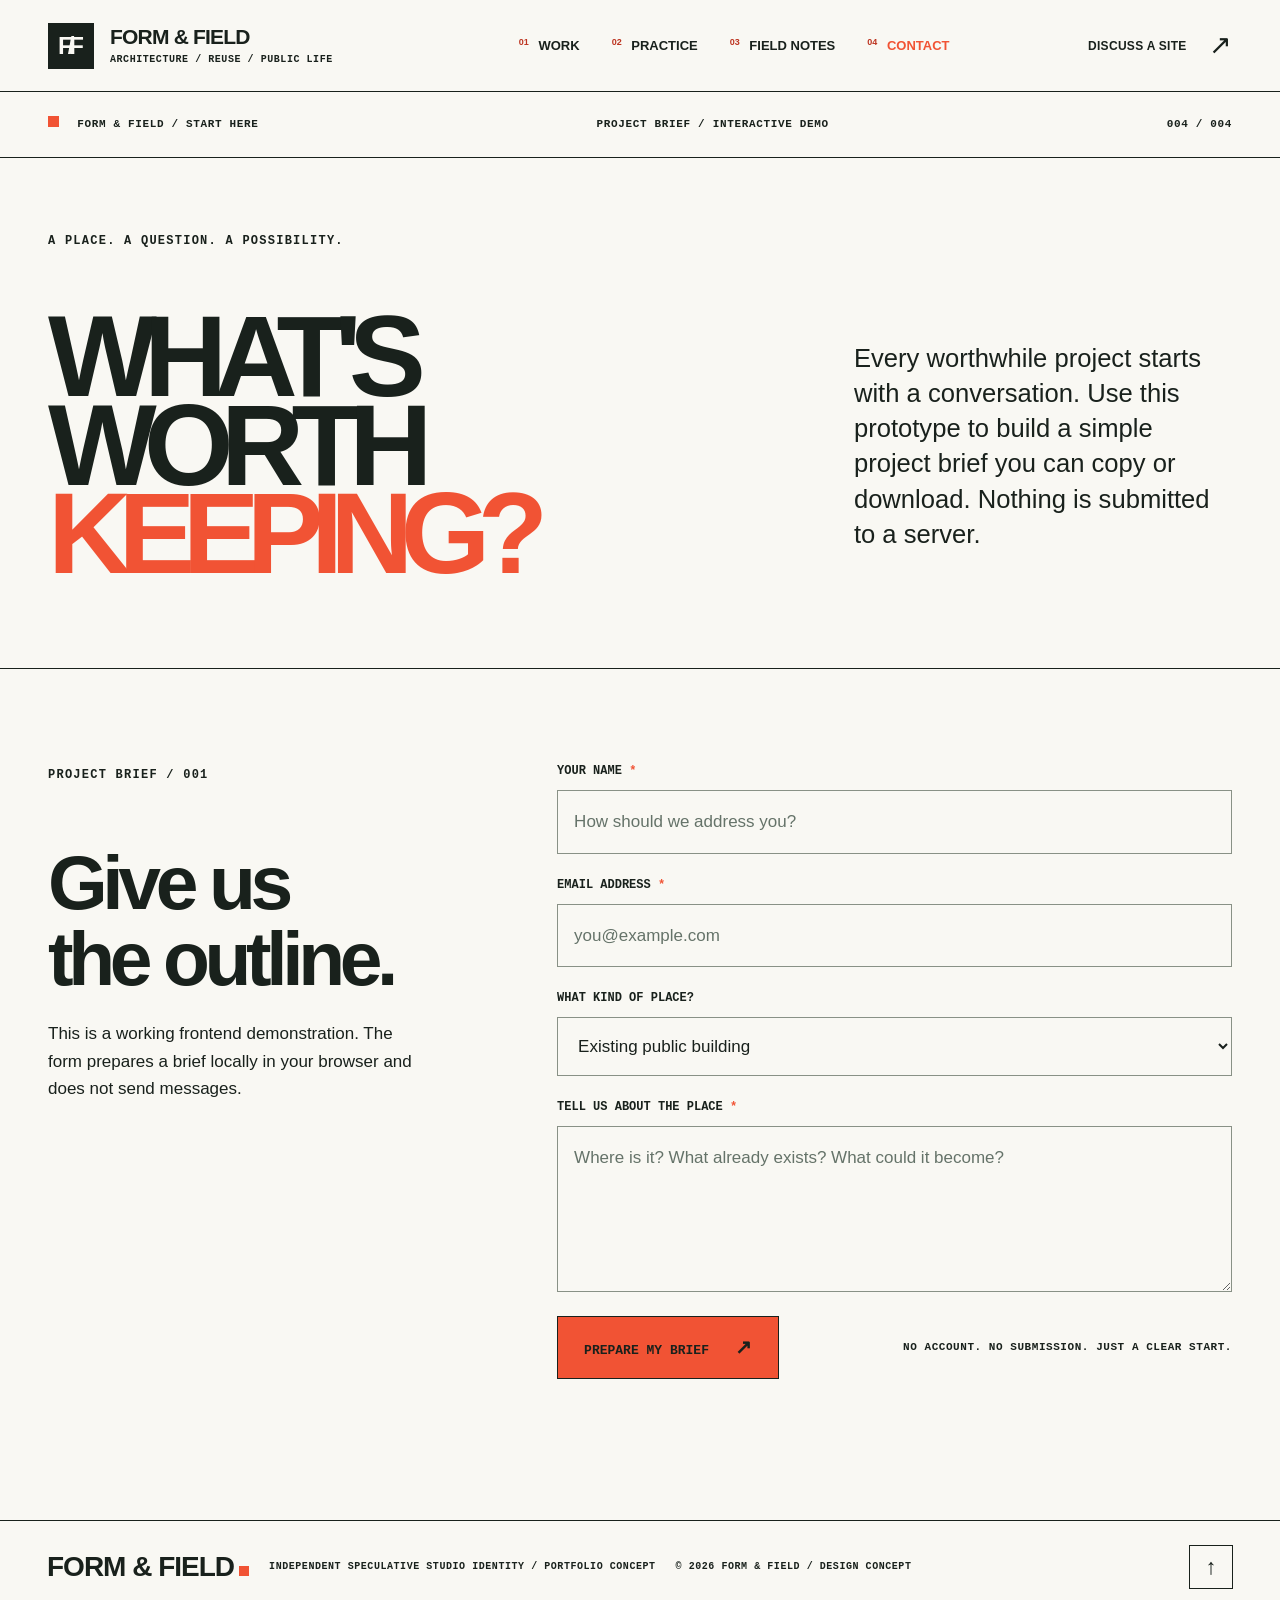
<file: contact.html>
<!doctype html><html lang="en"><head><meta charset="utf-8"><meta name="viewport" content="width=device-width, initial-scale=1"><meta name="theme-color" content="#F0EFE9"><meta name="description" content="Try the interactive Form &amp; Field project enquiry prototype, with downloadable project briefs and no backend."><title>Prepare a project brief — FORM &amp; FIELD</title><link rel="icon" type="image/svg+xml" href="assets/favicon.svg"><link rel="stylesheet" href="styles.css"><script defer src="script.js"></script></head><body id="top"><a class="skip-link" href="#content">Skip to content</a><div id="scroll-progress" aria-hidden="true"></div><header class="site-head" id="site-header">
  <a class="identity" href="index.html" aria-label="Form and Field, home">
    <span class="mark" aria-hidden="true">F/F</span><span><strong>FORM &amp; FIELD</strong><small>ARCHITECTURE / REUSE / PUBLIC LIFE</small></span>
  </a>
  <nav class="nav" aria-label="Main navigation">
    <a href="index.html#work"><sup>01</sup> WORK</a><a href="studio.html"><sup>02</sup> PRACTICE</a><a href="notes.html"><sup>03</sup> FIELD NOTES</a><a href="contact.html"><sup>04</sup> CONTACT</a>
  </nav>
  <a class="head-cta" href="contact.html">DISCUSS A SITE <span class="arrow" aria-hidden="true">↗</span></a>
  <details class="mobile-nav"><summary class="mobile-menu">MENU <i aria-hidden="true"></i></summary>
    <nav class="mobile-nav-panel" aria-label="Mobile navigation"><a href="index.html#work">01 / Work</a><a href="studio.html">02 / Practice</a><a href="notes.html">03 / Field notes</a><a href="contact.html">04 / Contact</a></nav>
  </details>
</header><main id="content" class="interior-main contact-page"><section class="inner-overline"><span><span class="red-square"></span> FORM &amp; FIELD / START HERE</span><span>PROJECT BRIEF / INTERACTIVE DEMO</span><span>004 / 004</span></section><section class="contact-intro"><div><span class="eyebrow">A PLACE. A QUESTION. A POSSIBILITY.</span><h1>WHAT'S<br>WORTH<br><em>KEEPING?</em></h1></div><p>Every worthwhile project starts with a conversation. Use this prototype to build a simple project brief you can copy or download. Nothing is submitted to a server.</p></section><div class="brief-layout"><div class="brief-label"><span class="eyebrow">PROJECT BRIEF / 001</span><h2>Give us<br>the outline.</h2><p>This is a working frontend demonstration. The form prepares a brief locally in your browser and does not send messages.</p></div><form id="brief-form" class="brief-form"><div class="field-row"><label for="brief-name">YOUR NAME <span>*</span></label><input id="brief-name" name="name" type="text" autocomplete="name" placeholder="How should we address you?" minlength="2" maxlength="90" required></div><div class="field-row"><label for="brief-email">EMAIL ADDRESS <span>*</span></label><input id="brief-email" name="email" type="email" autocomplete="email" placeholder="you@example.com" required></div><div class="field-row"><label for="brief-type">WHAT KIND OF PLACE?</label><select id="brief-type" name="type"><option value="An existing public building">Existing public building</option><option value="A former industrial site">Former industrial site</option><option value="An education space">Education space</option><option value="Another kind of place">Something else</option></select></div><div class="field-row"><label for="brief-message">TELL US ABOUT THE PLACE <span>*</span></label><textarea id="brief-message" name="message" rows="5" minlength="15" maxlength="1500" placeholder="Where is it? What already exists? What could it become?" required></textarea></div><div class="brief-actions"><button class="brief-submit" type="submit">PREPARE MY BRIEF <span aria-hidden="true">↗</span></button><span class="tiny">NO ACCOUNT. NO SUBMISSION. JUST A CLEAR START.</span></div><p class="form-feedback" id="form-feedback" role="status" aria-live="polite"></p></form></div><section id="brief-result" class="brief-result" aria-labelledby="brief-result-title" hidden><div><span class="eyebrow">BRIEF PREPARED / LOCAL ONLY</span><h2 id="brief-result-title">Your idea,<br>in writing.</h2><p>Download the brief or copy it to your clipboard. This portfolio demo never submits your information.</p></div><div><pre id="brief-preview" tabindex="0"></pre><div class="result-buttons"><button type="button" id="copy-brief">COPY BRIEF ↗</button><button type="button" id="download-brief">DOWNLOAD .TXT ↓</button></div><p id="copy-feedback" role="status" aria-live="polite"></p></div></section></main><footer class="site-footer"><div class="footer-brand">FORM &amp; FIELD<i></i></div><div class="tiny">INDEPENDENT SPECULATIVE STUDIO IDENTITY / PORTFOLIO CONCEPT</div><div class="tiny">© 2026 FORM &amp; FIELD / DESIGN CONCEPT</div><a class="footer-top" href="#top" aria-label="Back to top">↑</a></footer></body></html>
</file>
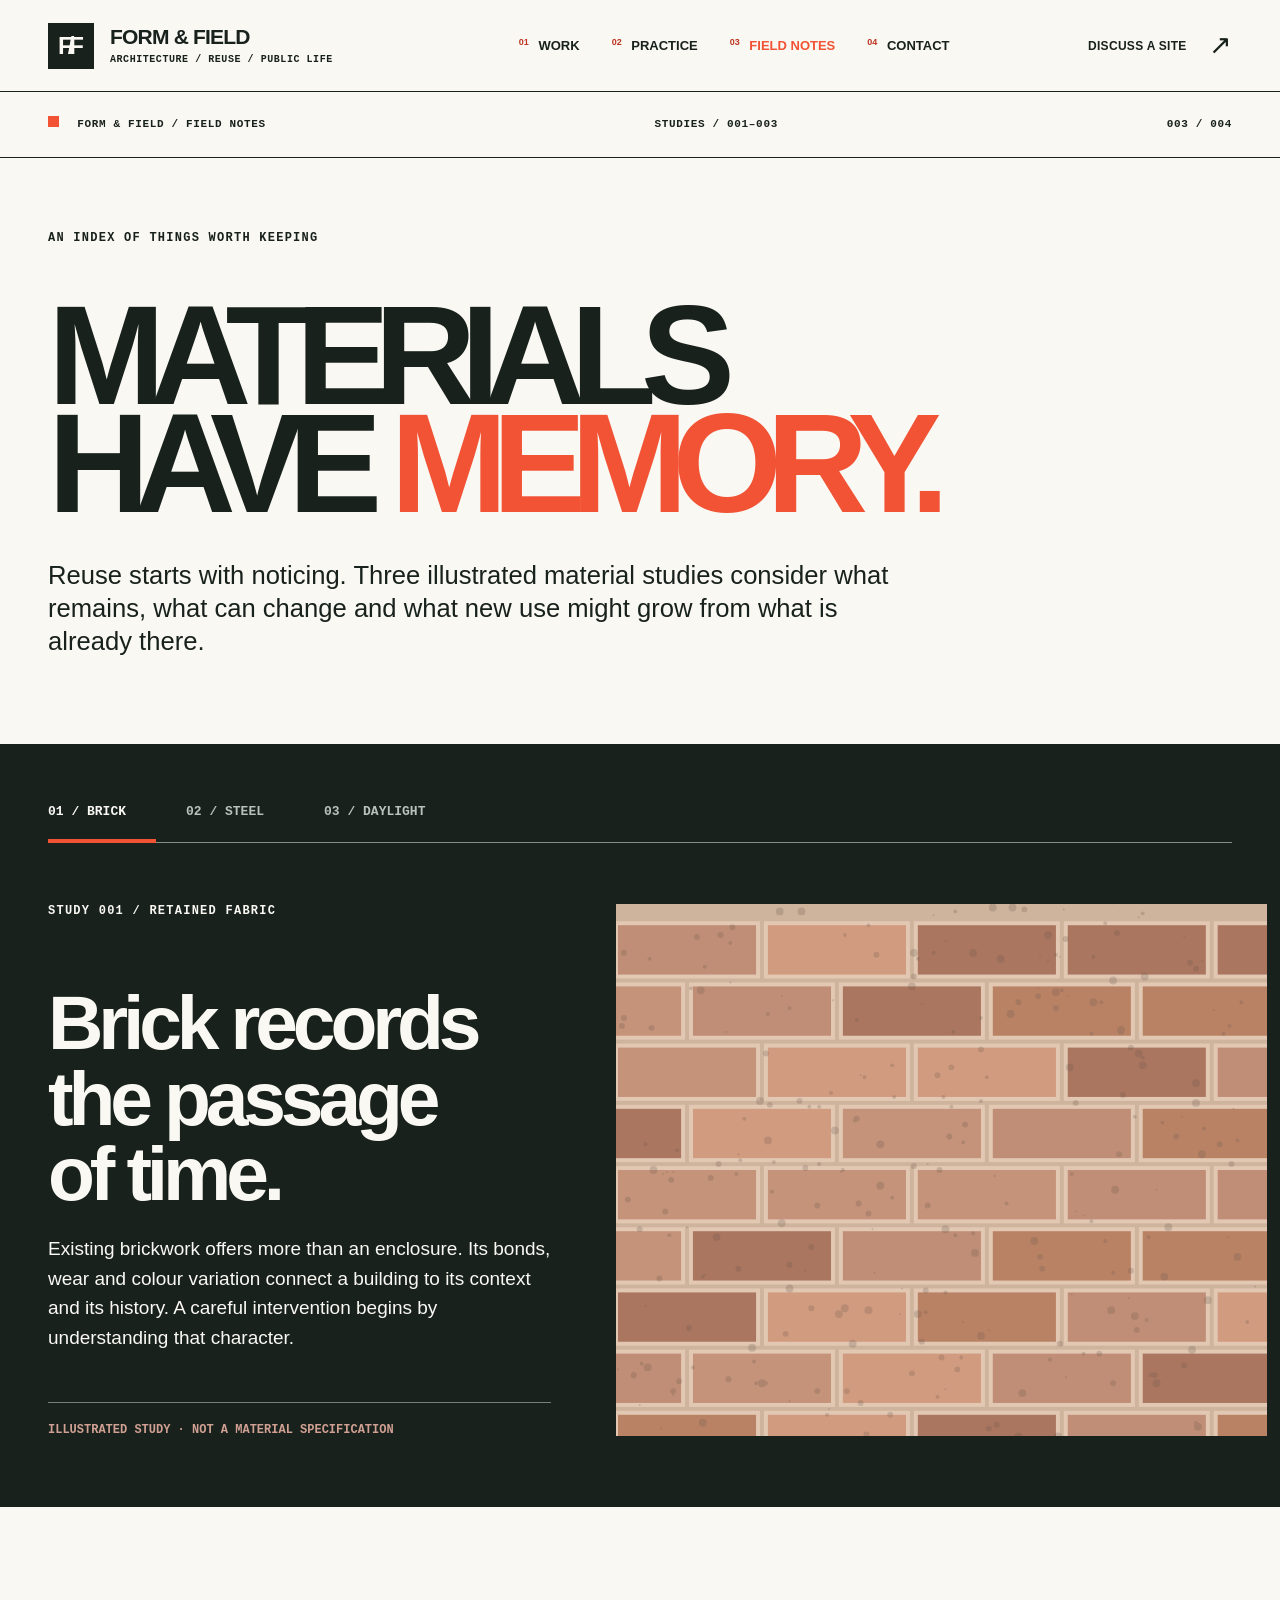
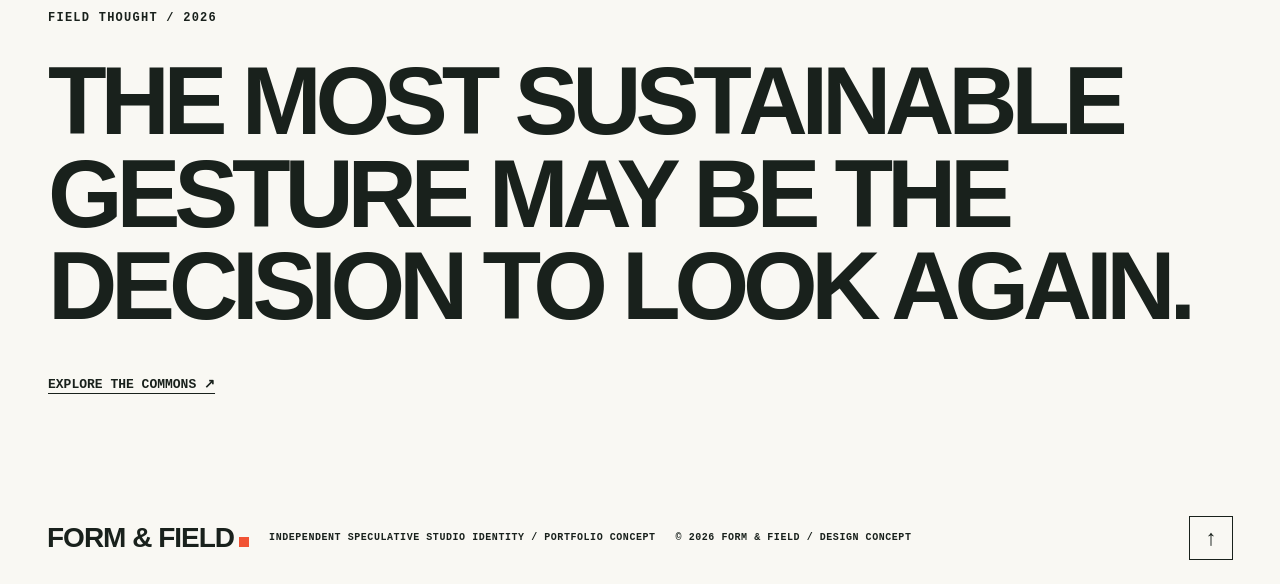
<file: notes.html>
<!doctype html><html lang="en"><head><meta charset="utf-8"><meta name="viewport" content="width=device-width, initial-scale=1"><meta name="theme-color" content="#F0EFE9"><meta name="description" content="Illustrated research into reclaimed brick, retained steel and borrowed daylight for adaptive reuse projects."><title>Field notes — FORM &amp; FIELD</title><link rel="icon" type="image/svg+xml" href="assets/favicon.svg"><link rel="stylesheet" href="styles.css"><script defer src="script.js"></script></head><body id="top"><a class="skip-link" href="#content">Skip to content</a><div id="scroll-progress" aria-hidden="true"></div><header class="site-head" id="site-header">
  <a class="identity" href="index.html" aria-label="Form and Field, home">
    <span class="mark" aria-hidden="true">F/F</span><span><strong>FORM &amp; FIELD</strong><small>ARCHITECTURE / REUSE / PUBLIC LIFE</small></span>
  </a>
  <nav class="nav" aria-label="Main navigation">
    <a href="index.html#work"><sup>01</sup> WORK</a><a href="studio.html"><sup>02</sup> PRACTICE</a><a href="notes.html"><sup>03</sup> FIELD NOTES</a><a href="contact.html"><sup>04</sup> CONTACT</a>
  </nav>
  <a class="head-cta" href="contact.html">DISCUSS A SITE <span class="arrow" aria-hidden="true">↗</span></a>
  <details class="mobile-nav"><summary class="mobile-menu">MENU <i aria-hidden="true"></i></summary>
    <nav class="mobile-nav-panel" aria-label="Mobile navigation"><a href="index.html#work">01 / Work</a><a href="studio.html">02 / Practice</a><a href="notes.html">03 / Field notes</a><a href="contact.html">04 / Contact</a></nav>
  </details>
</header><main id="content" class="interior-main notes-page"><section class="inner-overline"><span><span class="red-square"></span> FORM &amp; FIELD / FIELD NOTES</span><span>STUDIES / 001–003</span><span>003 / 004</span></section><section class="notes-intro"><div class="eyebrow">AN INDEX OF THINGS WORTH KEEPING</div><h1>MATERIALS<br>HAVE <em>MEMORY.</em></h1><p>Reuse starts with noticing. Three illustrated material studies consider what remains, what can change and what new use might grow from what is already there.</p></section><section class="notes-index" aria-label="Material studies"><div class="notes-tabs" role="tablist" aria-label="Choose a material study"><button type="button" role="tab" id="tab-brick" aria-controls="panel-brick" aria-selected="true" data-note="brick">01 / BRICK</button><button type="button" role="tab" id="tab-steel" aria-controls="panel-steel" aria-selected="false" data-note="steel" tabindex="-1">02 / STEEL</button><button type="button" role="tab" id="tab-daylight" aria-controls="panel-daylight" aria-selected="false" data-note="daylight" tabindex="-1">03 / DAYLIGHT</button></div><div id="panel-brick" class="note-panel" role="tabpanel" aria-labelledby="tab-brick"><div class="note-panel-copy"><div class="eyebrow">STUDY 001 / RETAINED FABRIC</div><h2>Brick records<br>the passage<br>of time.</h2><p>Existing brickwork offers more than an enclosure. Its bonds, wear and colour variation connect a building to its context and its history. A careful intervention begins by understanding that character.</p><div class="note-spec">ILLUSTRATED STUDY · NOT A MATERIAL SPECIFICATION</div></div><img src="assets/material-brick.svg" alt="Illustration studying the bond and textures of salvaged brick" loading="lazy"></div><div id="panel-steel" class="note-panel" role="tabpanel" aria-labelledby="tab-steel" hidden><div class="note-panel-copy"><div class="eyebrow">STUDY 002 / STRUCTURAL MEMORY</div><h2>Keep the<br>structure.<br>Change the use.</h2><p>A retained steel frame can organise a new programme without disguising the building's industrial past. Reuse requires assessment, but the design opportunity begins with curiosity.</p><div class="note-spec">ILLUSTRATED STUDY · NOT STRUCTURAL ENGINEERING</div></div><img src="assets/material-steel.svg" alt="Illustration of an existing steel beam section" loading="lazy"></div><div id="panel-daylight" class="note-panel" role="tabpanel" aria-labelledby="tab-daylight" hidden><div class="note-panel-copy"><div class="eyebrow">STUDY 003 / NEW LIGHT</div><h2>Light is<br>a way to<br>make room.</h2><p>Daylight can bring an old, deep-plan building back to life. Rooflights and translucent infill are considered as deliberate new layers, clearly distinguishable from the retained structure.</p><div class="note-spec">ILLUSTRATED STUDY · NOT A DAYLIGHT ASSESSMENT</div></div><img src="assets/material-daylight.svg" alt="Concept drawing illustrating diffuse daylight entering through roof panels" loading="lazy"></div></section><section class="notes-coda"><span class="eyebrow">FIELD THOUGHT / 2026</span><blockquote>THE MOST SUSTAINABLE GESTURE MAY BE THE DECISION TO LOOK AGAIN.</blockquote><a href="projects/commons.html">EXPLORE THE COMMONS ↗</a></section></main><footer class="site-footer"><div class="footer-brand">FORM &amp; FIELD<i></i></div><div class="tiny">INDEPENDENT SPECULATIVE STUDIO IDENTITY / PORTFOLIO CONCEPT</div><div class="tiny">© 2026 FORM &amp; FIELD / DESIGN CONCEPT</div><a class="footer-top" href="#top" aria-label="Back to top">↑</a></footer></body></html>
</file>
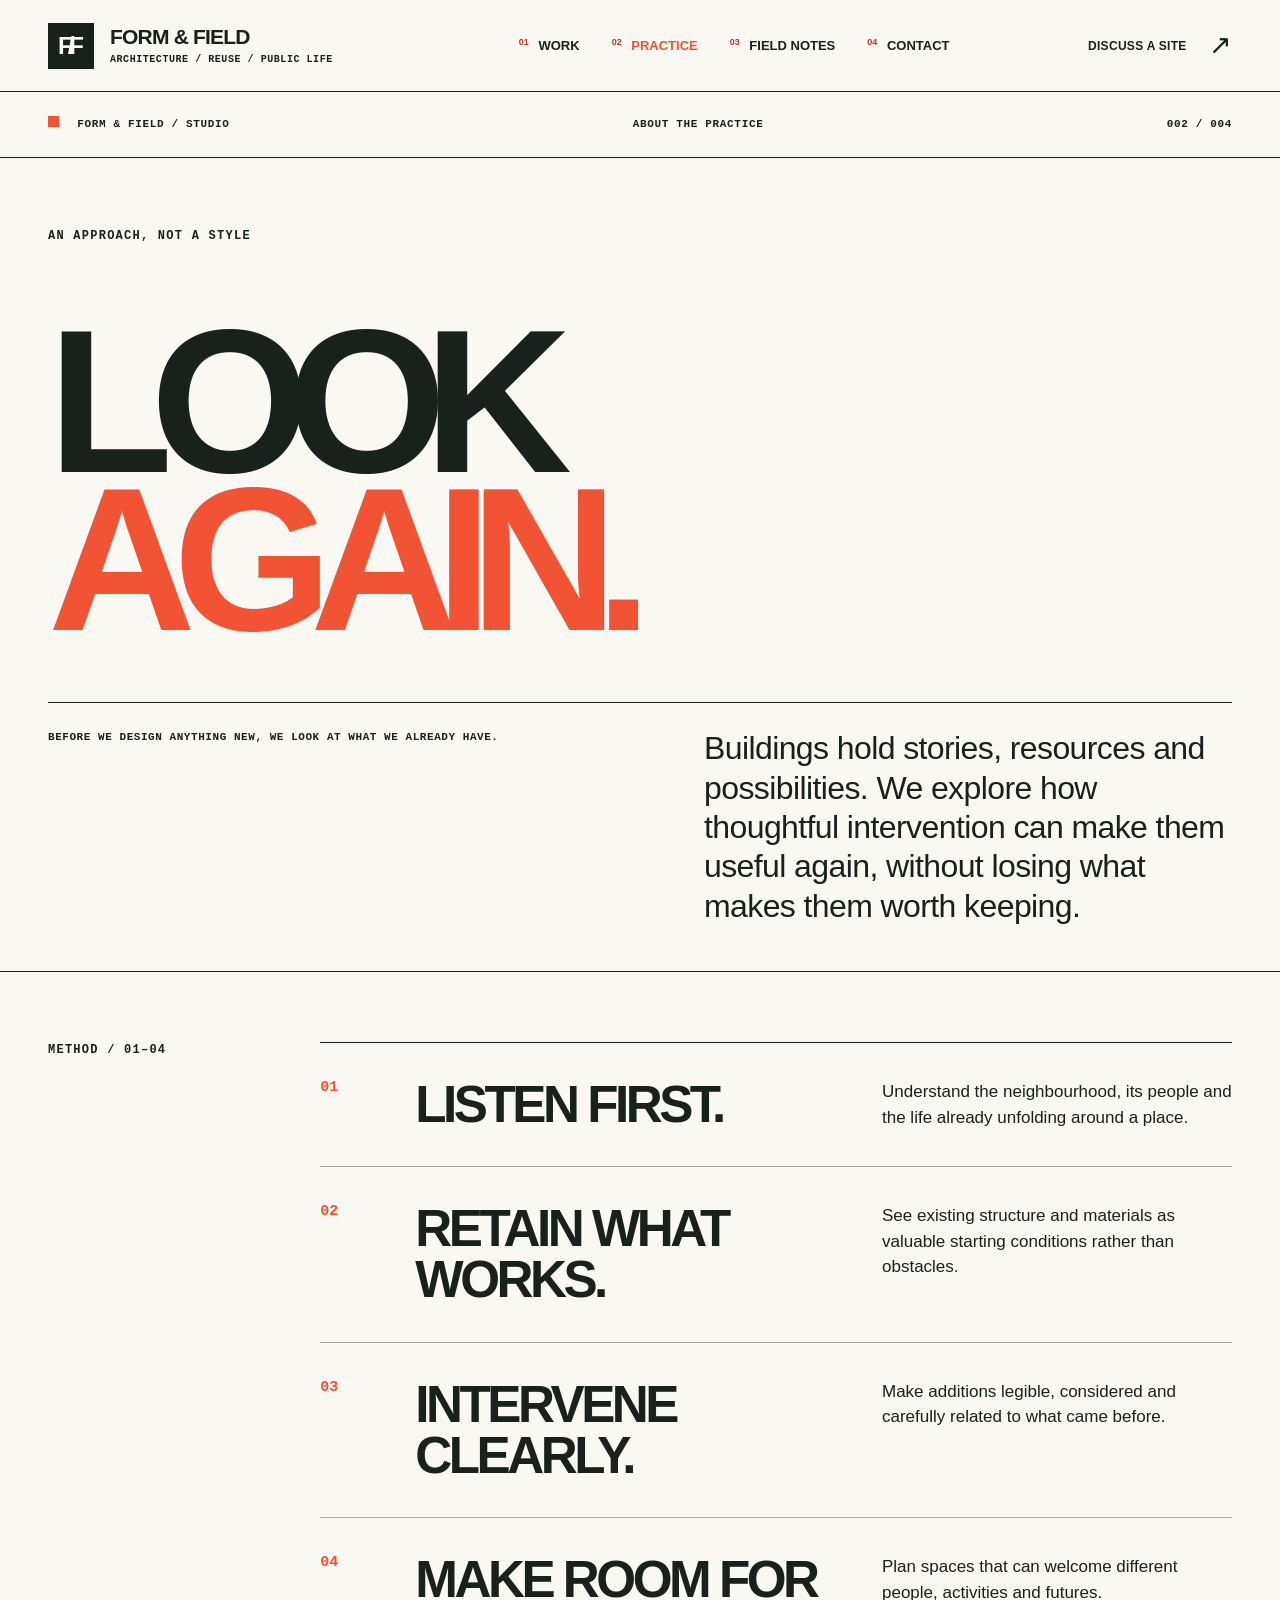
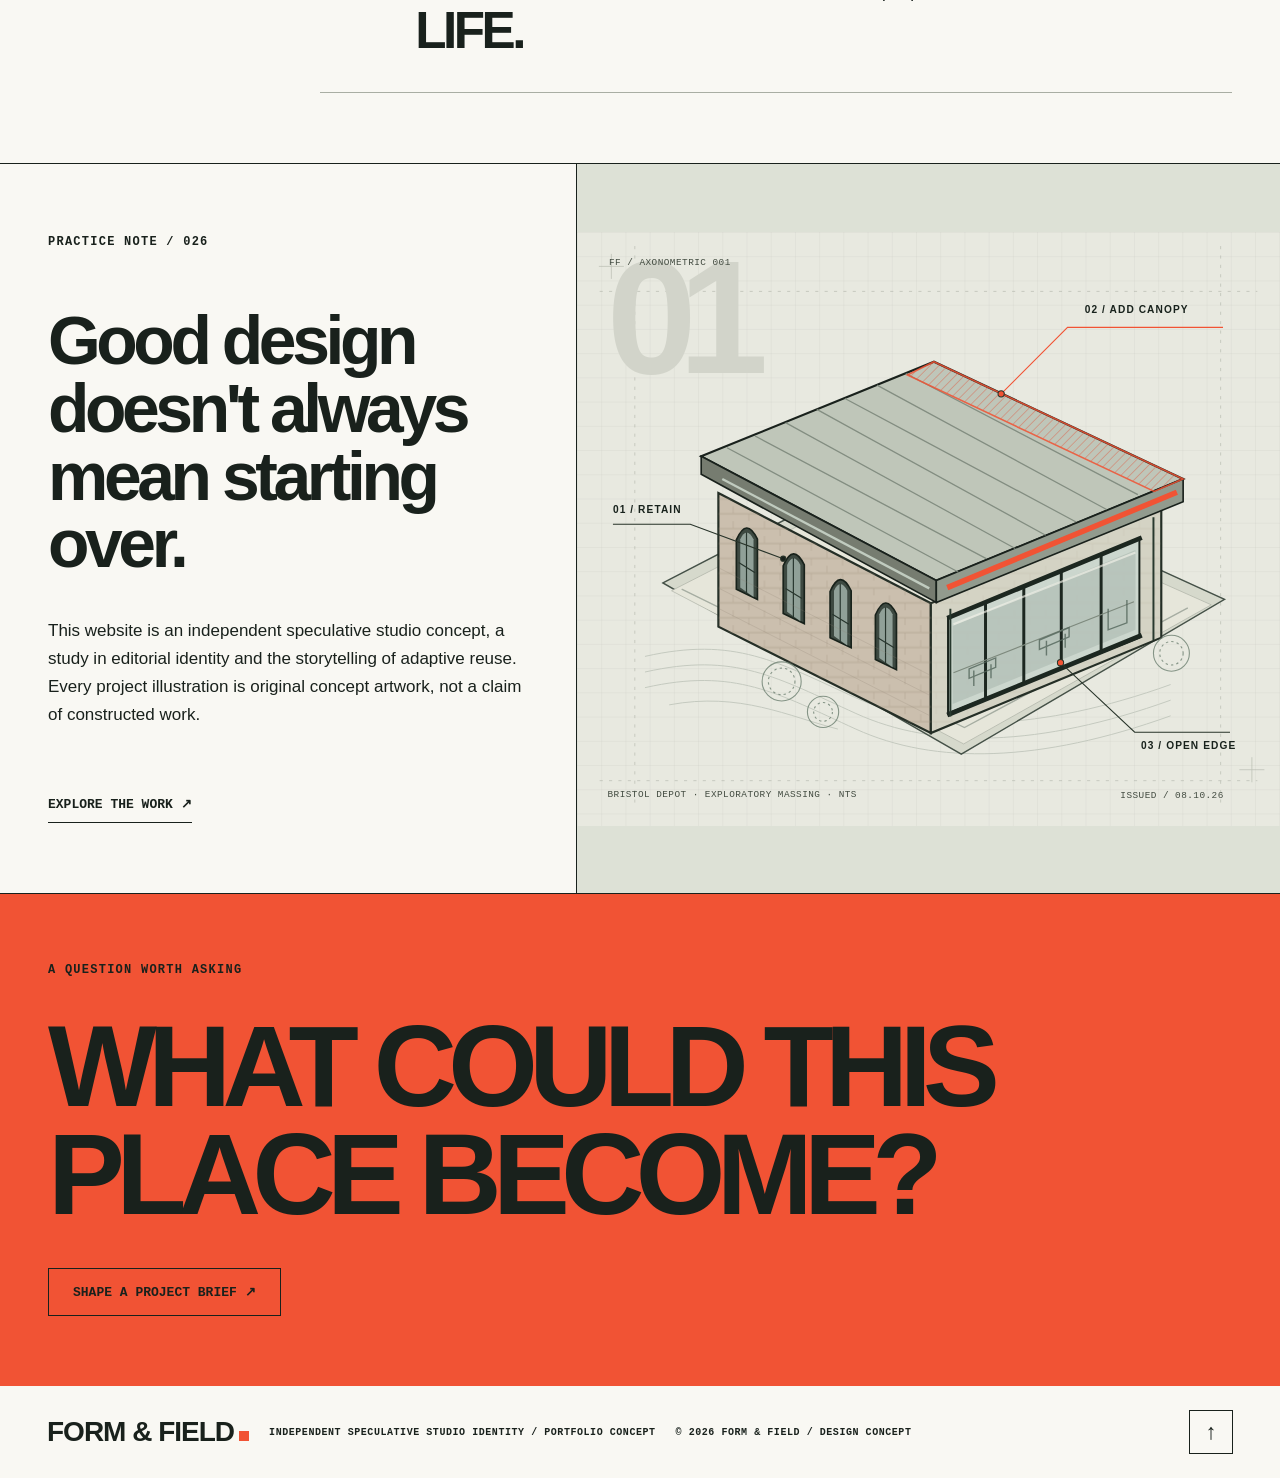
<file: studio.html>
<!doctype html><html lang="en"><head><meta charset="utf-8"><meta name="viewport" content="width=device-width, initial-scale=1"><meta name="theme-color" content="#F0EFE9"><meta name="description" content="Explore the design principles behind the Form &amp; Field speculative architecture studio."><title>Studio &amp; approach — FORM &amp; FIELD</title><link rel="icon" type="image/svg+xml" href="assets/favicon.svg"><link rel="stylesheet" href="styles.css"><script defer src="script.js"></script></head><body id="top"><a class="skip-link" href="#content">Skip to content</a><div id="scroll-progress" aria-hidden="true"></div><header class="site-head" id="site-header">
  <a class="identity" href="index.html" aria-label="Form and Field, home">
    <span class="mark" aria-hidden="true">F/F</span><span><strong>FORM &amp; FIELD</strong><small>ARCHITECTURE / REUSE / PUBLIC LIFE</small></span>
  </a>
  <nav class="nav" aria-label="Main navigation">
    <a href="index.html#work"><sup>01</sup> WORK</a><a href="studio.html"><sup>02</sup> PRACTICE</a><a href="notes.html"><sup>03</sup> FIELD NOTES</a><a href="contact.html"><sup>04</sup> CONTACT</a>
  </nav>
  <a class="head-cta" href="contact.html">DISCUSS A SITE <span class="arrow" aria-hidden="true">↗</span></a>
  <details class="mobile-nav"><summary class="mobile-menu">MENU <i aria-hidden="true"></i></summary>
    <nav class="mobile-nav-panel" aria-label="Mobile navigation"><a href="index.html#work">01 / Work</a><a href="studio.html">02 / Practice</a><a href="notes.html">03 / Field notes</a><a href="contact.html">04 / Contact</a></nav>
  </details>
</header><main id="content" class="interior-main studio-page"><section class="inner-overline"><span><span class="red-square"></span> FORM &amp; FIELD / STUDIO</span><span>ABOUT THE PRACTICE</span><span>002 / 004</span></section><section class="studio-manifesto"><div class="eyebrow">AN APPROACH, NOT A STYLE</div><h1>LOOK<br><em>AGAIN.</em></h1><div class="manifesto-bottom"><span class="tiny">BEFORE WE DESIGN ANYTHING NEW, WE LOOK AT WHAT WE ALREADY HAVE.</span><p>Buildings hold stories, resources and possibilities. We explore how thoughtful intervention can make them useful again, without losing what makes them worth keeping.</p></div></section><section class="studio-principles"><div class="eyebrow">METHOD / 01–04</div><div><article><span>01</span><h2>LISTEN FIRST.</h2><p>Understand the neighbourhood, its people and the life already unfolding around a place.</p></article><article><span>02</span><h2>RETAIN WHAT WORKS.</h2><p>See existing structure and materials as valuable starting conditions rather than obstacles.</p></article><article><span>03</span><h2>INTERVENE CLEARLY.</h2><p>Make additions legible, considered and carefully related to what came before.</p></article><article><span>04</span><h2>MAKE ROOM FOR LIFE.</h2><p>Plan spaces that can welcome different people, activities and futures.</p></article></div></section><section class="studio-feature"><div class="studio-feature-copy"><span class="eyebrow">PRACTICE NOTE / 026</span><h2>Good design doesn't always mean starting over.</h2><p>This website is an independent speculative studio concept, a study in editorial identity and the storytelling of adaptive reuse. Every project illustration is original concept artwork, not a claim of constructed work.</p><a href="index.html#work">EXPLORE THE WORK ↗</a></div><div class="studio-feature-art"><img src="assets/depot-axonometric.svg" alt="Architectural axonometric of a retained depot with proposed new canopy" width="900" height="760" loading="lazy"></div></section><section class="studio-cta"><span class="eyebrow">A QUESTION WORTH ASKING</span><h2>WHAT COULD THIS PLACE BECOME?</h2><a href="contact.html">SHAPE A PROJECT BRIEF ↗</a></section></main><footer class="site-footer"><div class="footer-brand">FORM &amp; FIELD<i></i></div><div class="tiny">INDEPENDENT SPECULATIVE STUDIO IDENTITY / PORTFOLIO CONCEPT</div><div class="tiny">© 2026 FORM &amp; FIELD / DESIGN CONCEPT</div><a class="footer-top" href="#top" aria-label="Back to top">↑</a></footer></body></html>
</file>
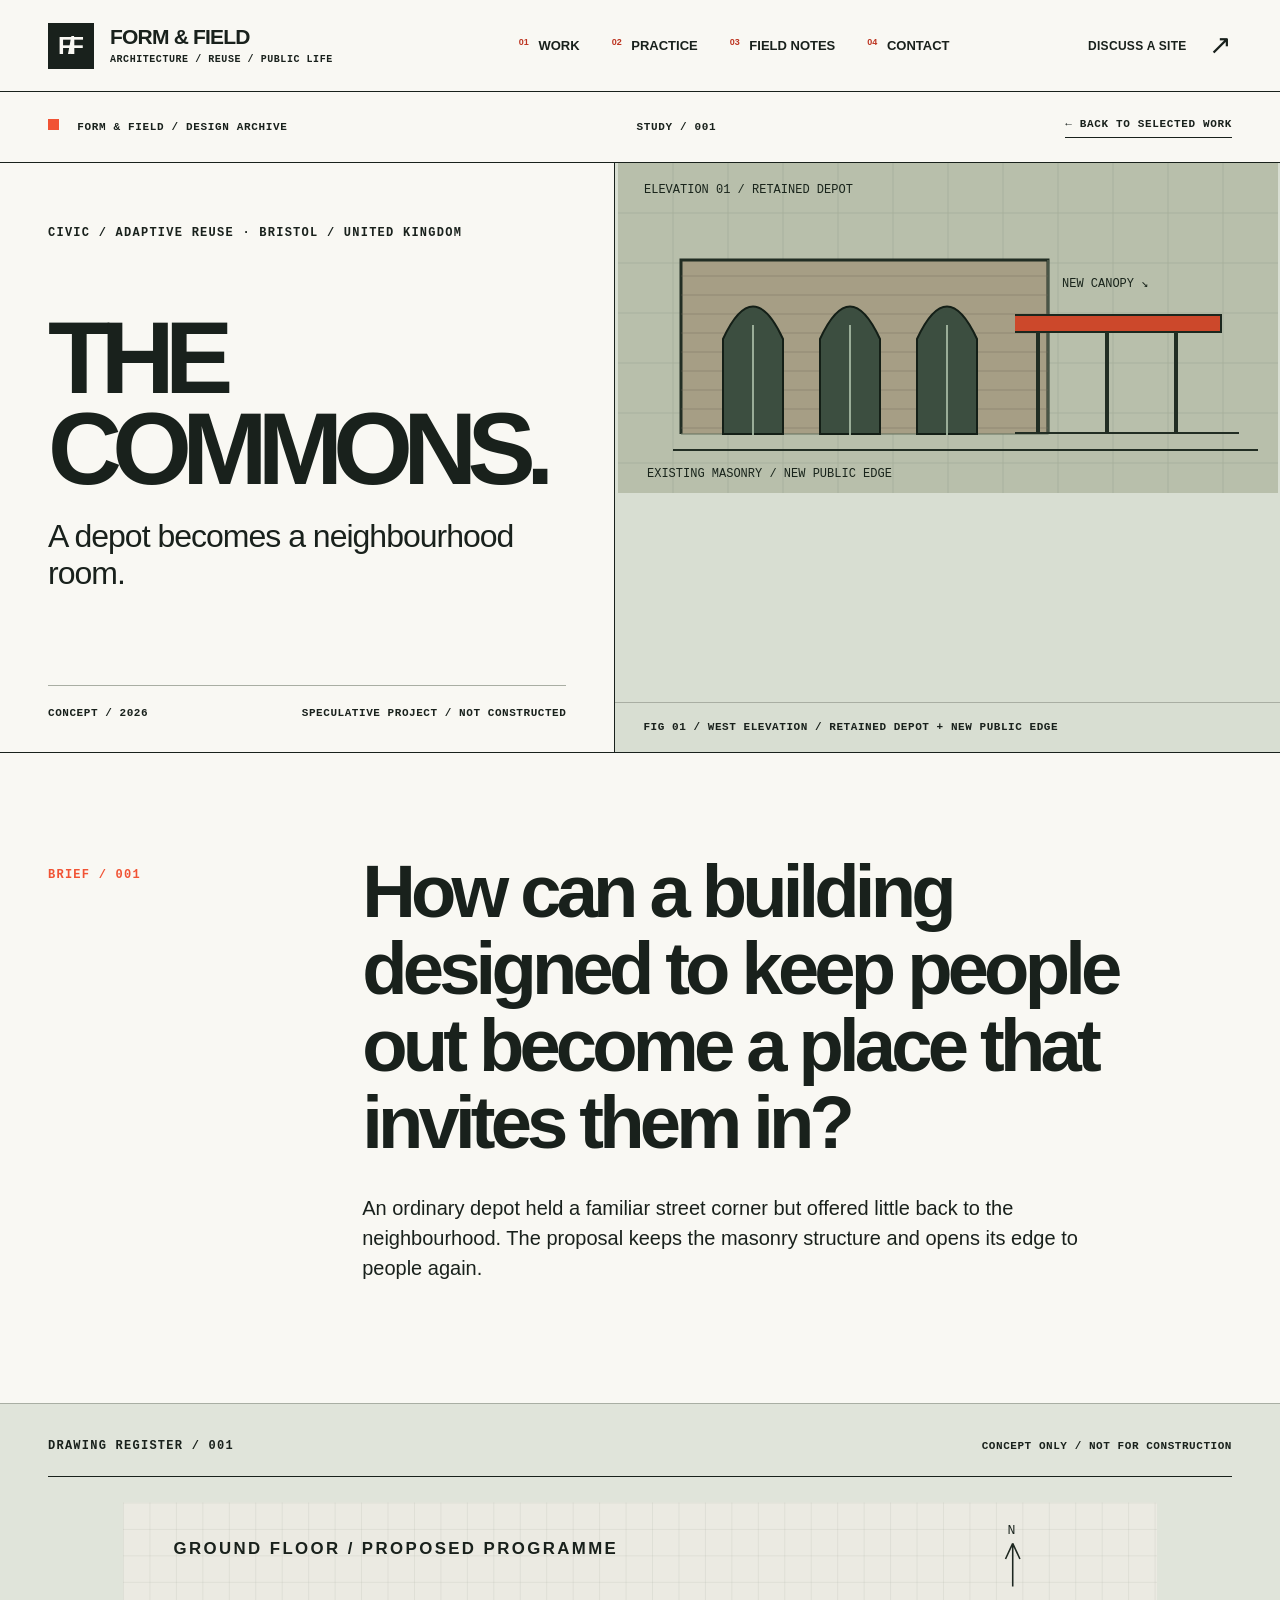
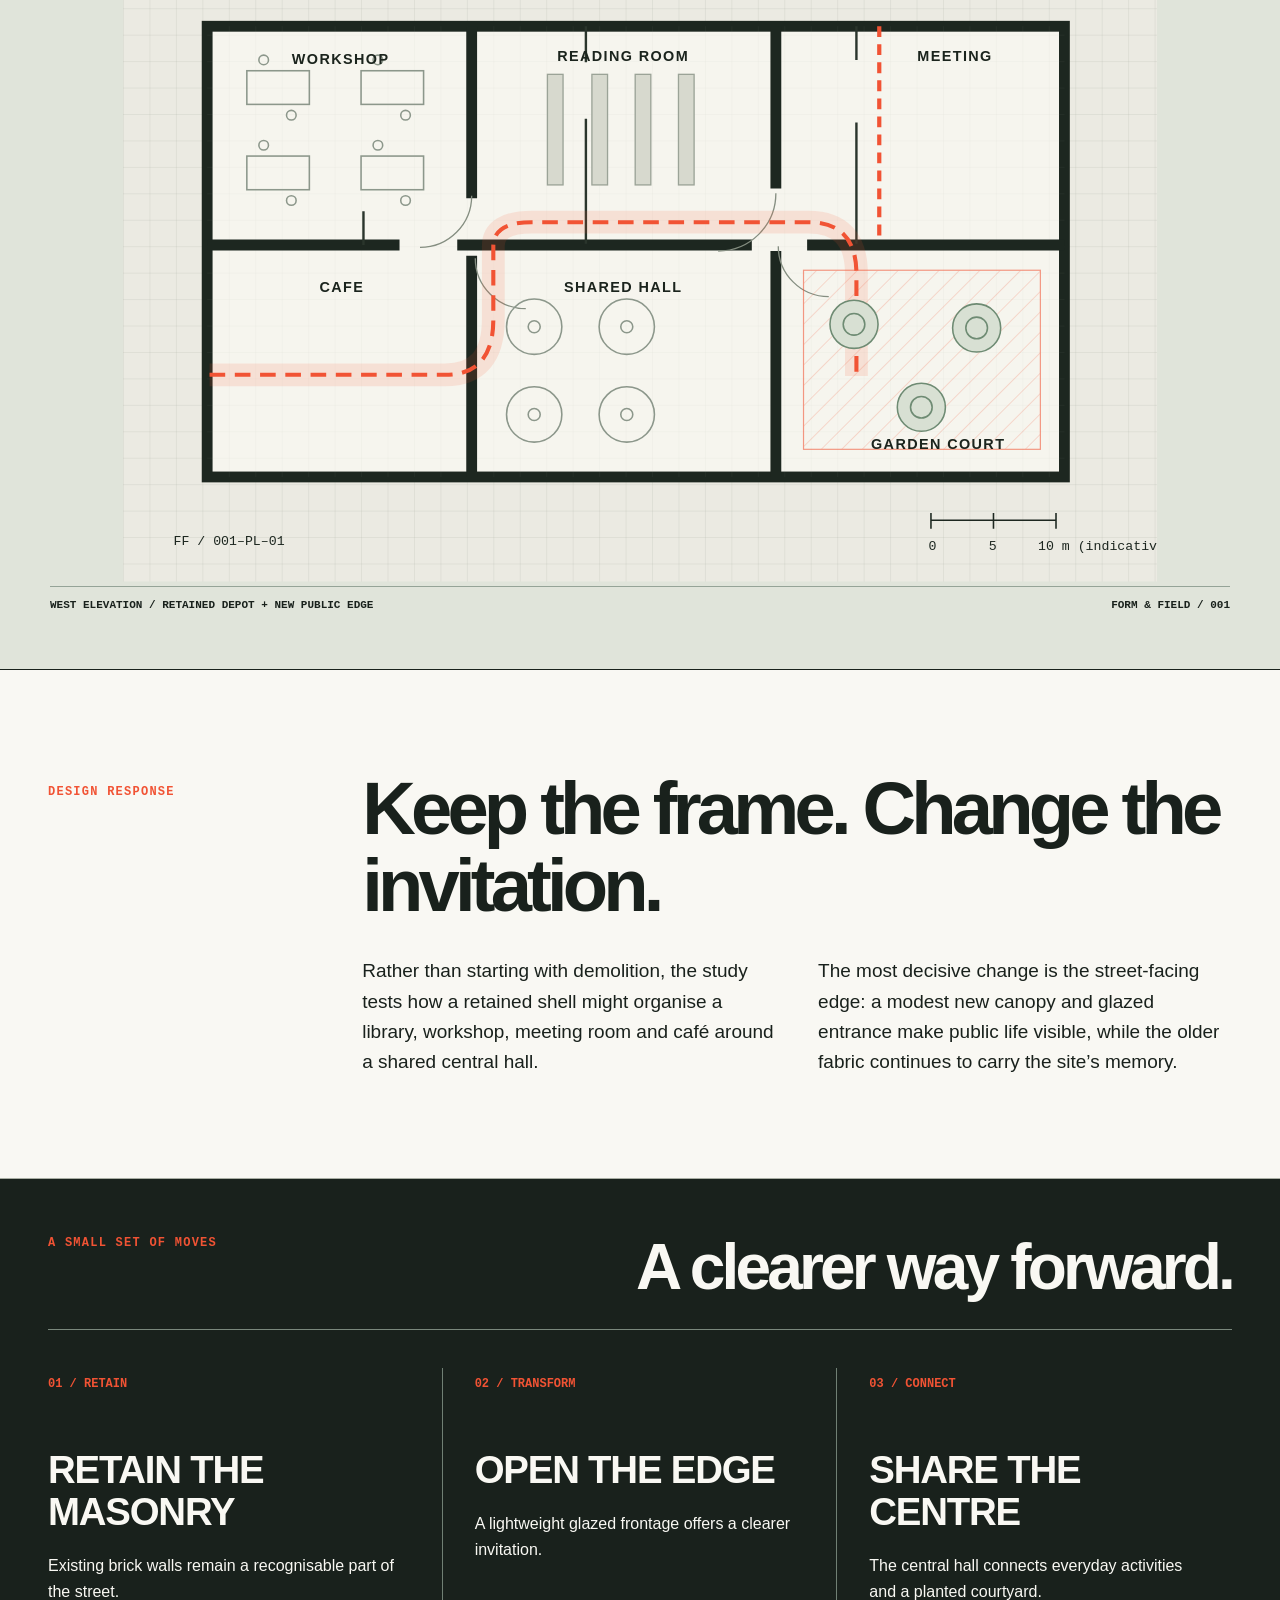
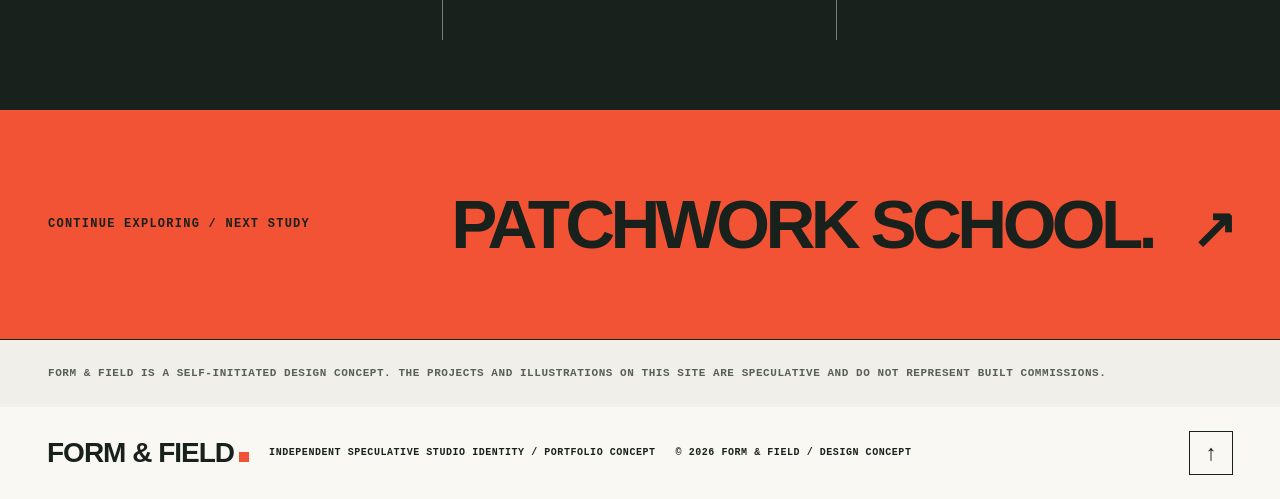
<file: projects/commons.html>
<!doctype html><html lang="en"><head><meta charset="utf-8"><meta name="viewport" content="width=device-width, initial-scale=1"><meta name="theme-color" content="#F0EFE9"><meta name="description" content="An ordinary depot held a familiar street corner but offered little back to the neighbourhood. The proposal keeps the masonry structure and opens its edge to people again."><title>The Commons — FORM &amp; FIELD</title><link rel="icon" type="image/svg+xml" href="../assets/favicon.svg"><link rel="stylesheet" href="../styles.css"><script defer src="../script.js"></script></head><body id="top"><a class="skip-link" href="#content">Skip to content</a><div id="scroll-progress" aria-hidden="true"></div><header class="site-head" id="site-header">
  <a class="identity" href="../index.html" aria-label="Form and Field, home">
    <span class="mark" aria-hidden="true">F/F</span><span><strong>FORM &amp; FIELD</strong><small>ARCHITECTURE / REUSE / PUBLIC LIFE</small></span>
  </a>
  <nav class="nav" aria-label="Main navigation">
    <a href="../index.html#work"><sup>01</sup> WORK</a><a href="../studio.html"><sup>02</sup> PRACTICE</a><a href="../notes.html"><sup>03</sup> FIELD NOTES</a><a href="../contact.html"><sup>04</sup> CONTACT</a>
  </nav>
  <a class="head-cta" href="../contact.html">DISCUSS A SITE <span class="arrow" aria-hidden="true">↗</span></a>
  <details class="mobile-nav"><summary class="mobile-menu">MENU <i aria-hidden="true"></i></summary>
    <nav class="mobile-nav-panel" aria-label="Mobile navigation"><a href="../index.html#work">01 / Work</a><a href="../studio.html">02 / Practice</a><a href="../notes.html">03 / Field notes</a><a href="../contact.html">04 / Contact</a></nav>
  </details>
</header><main id="content" class="interior-main project-page" data-project="commons">
<section class="inner-overline"><span><span class="red-square"></span> FORM &amp; FIELD / DESIGN ARCHIVE</span><span>STUDY / 001</span><a href="../index.html#work">← BACK TO SELECTED WORK</a></section>
<section class="detail-hero" aria-labelledby="detail-title"><div class="detail-heading"><div class="eyebrow">CIVIC / ADAPTIVE REUSE · BRISTOL / UNITED KINGDOM</div><h1 id="detail-title">THE COMMONS.</h1><p>A depot becomes a neighbourhood room.</p><div class="detail-hero-bottom"><span class="tiny">CONCEPT / 2026</span><span class="tiny">SPECULATIVE PROJECT / NOT CONSTRUCTED</span></div></div><figure class="detail-hero-art"><img src="../assets/commons-elevation.svg" alt="Illustrated architectural design for The Commons" width="660" height="330"><figcaption class="tiny">FIG 01 / West elevation / retained depot + new public edge</figcaption></figure></section>
<section class="detail-intro" aria-label="Project overview"><div class="detail-side-label eyebrow">BRIEF / 001</div><div><h2>How can a building designed to keep people out become a place that invites them in?</h2><p>An ordinary depot held a familiar street corner but offered little back to the neighbourhood. The proposal keeps the masonry structure and opens its edge to people again.</p></div></section>
<section class="detail-diagram" aria-label="Design study"><div class="detail-diagram-head"><div class="eyebrow">DRAWING REGISTER / 001</div><div class="tiny">CONCEPT ONLY / NOT FOR CONSTRUCTION</div></div><figure><img src="../assets/commons-floorplan.svg" alt="Concept architectural drawing for The Commons" loading="lazy" width="900" height="600"><figcaption>WEST ELEVATION / RETAINED DEPOT + NEW PUBLIC EDGE <span>FORM &amp; FIELD / 001</span></figcaption></figure></section>
<section class="detail-essay"><div class="detail-side-label eyebrow">DESIGN RESPONSE</div><div><h2>Keep the frame. Change the invitation.</h2><div class="essay-columns"><p>Rather than starting with demolition, the study tests how a retained shell might organise a library, workshop, meeting room and café around a shared central hall.</p><p>The most decisive change is the street-facing edge: a modest new canopy and glazed entrance make public life visible, while the older fabric continues to carry the site’s memory.</p></div></div></section>
<section class="design-principles" aria-labelledby="detail-principles"><div class="principle-top"><span class="eyebrow">A SMALL SET OF MOVES</span><h2 id="detail-principles">A clearer way forward.</h2></div><div class="principles-grid"><article><span>01 / RETAIN</span><h3>RETAIN THE MASONRY</h3><p>Existing brick walls remain a recognisable part of the street.</p></article><article><span>02 / TRANSFORM</span><h3>OPEN THE EDGE</h3><p>A lightweight glazed frontage offers a clearer invitation.</p></article><article><span>03 / CONNECT</span><h3>SHARE THE CENTRE</h3><p>The central hall connects everyday activities and a planted courtyard.</p></article></div></section>
<section class="detail-next"><span class="eyebrow">CONTINUE EXPLORING / NEXT STUDY</span><a href="patchwork.html">PATCHWORK SCHOOL. <span aria-hidden="true">↗</span></a></section>
<section class="project-disclaimer tiny">FORM &amp; FIELD IS A SELF-INITIATED DESIGN CONCEPT. THE PROJECTS AND ILLUSTRATIONS ON THIS SITE ARE SPECULATIVE AND DO NOT REPRESENT BUILT COMMISSIONS.</section>
</main><footer class="site-footer"><div class="footer-brand">FORM &amp; FIELD<i></i></div><div class="tiny">INDEPENDENT SPECULATIVE STUDIO IDENTITY / PORTFOLIO CONCEPT</div><div class="tiny">© 2026 FORM &amp; FIELD / DESIGN CONCEPT</div><a class="footer-top" href="#top" aria-label="Back to top">↑</a></footer></body></html>
</file>
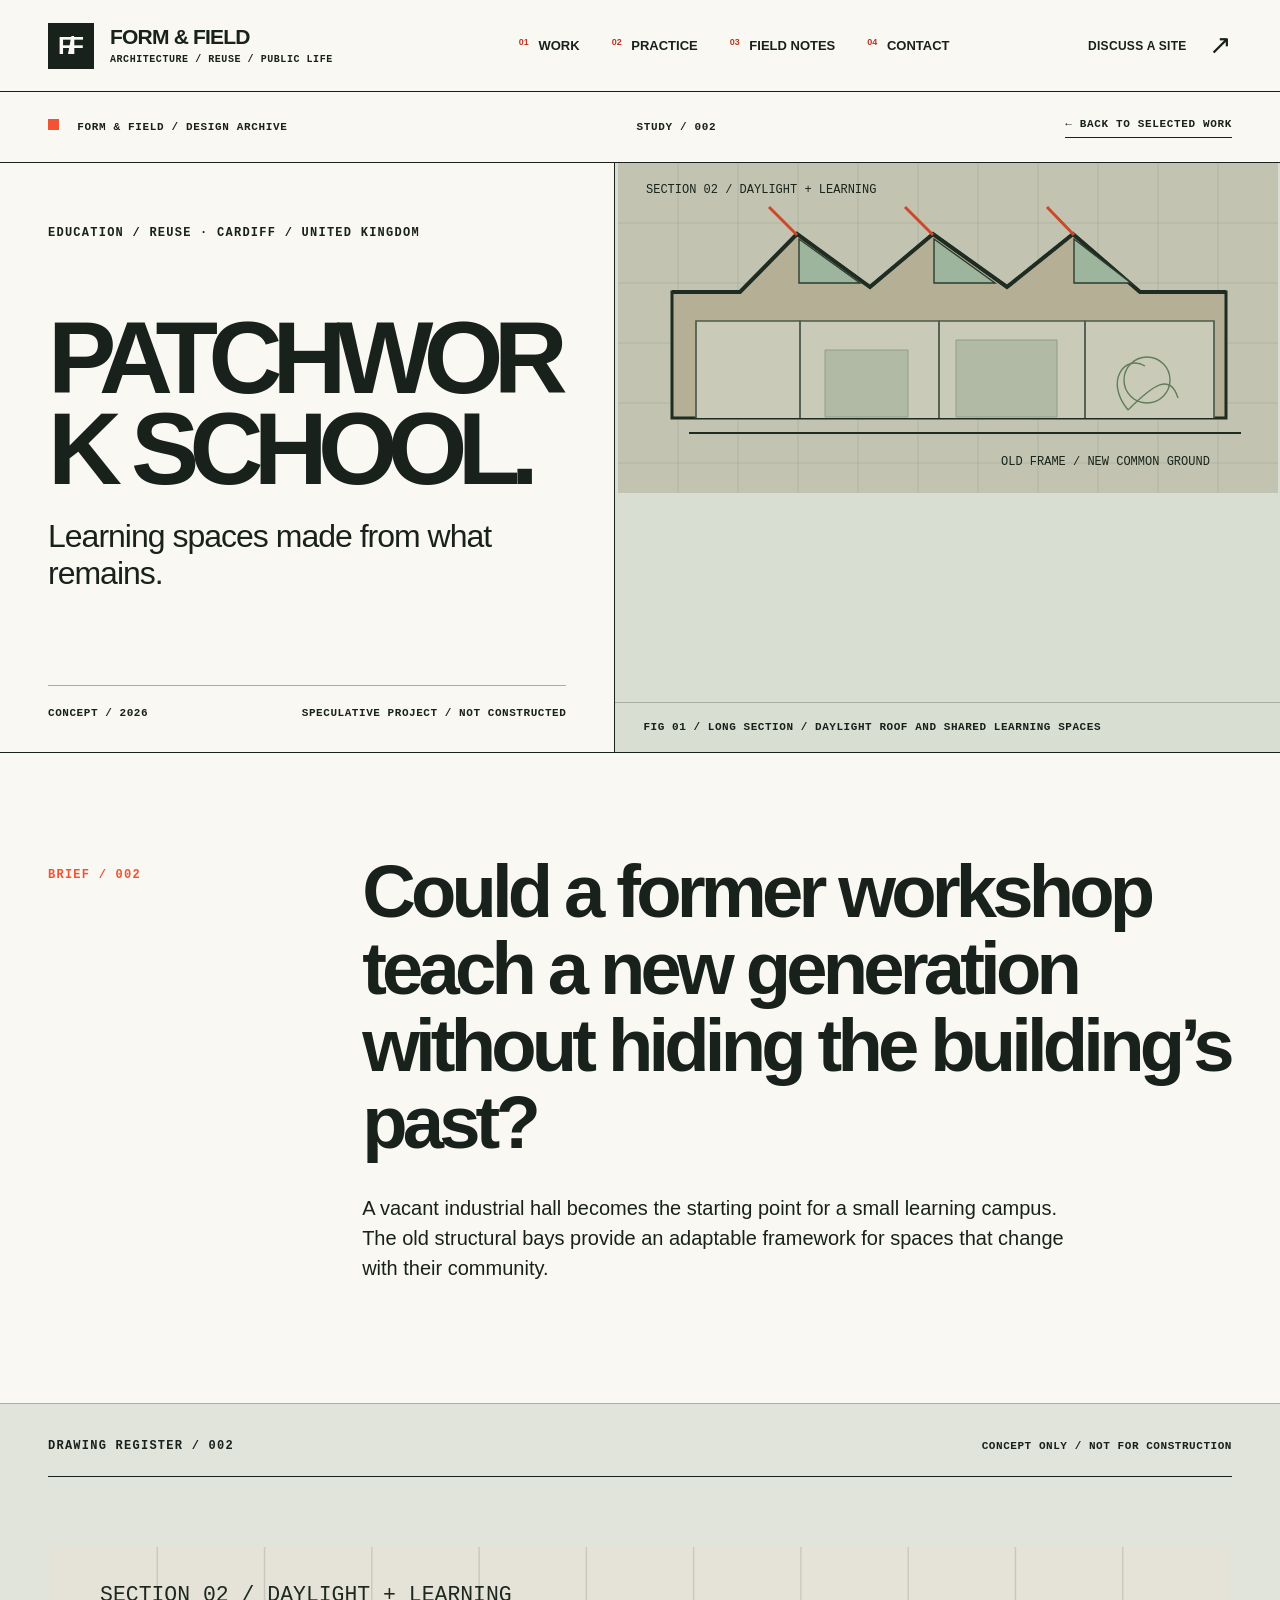
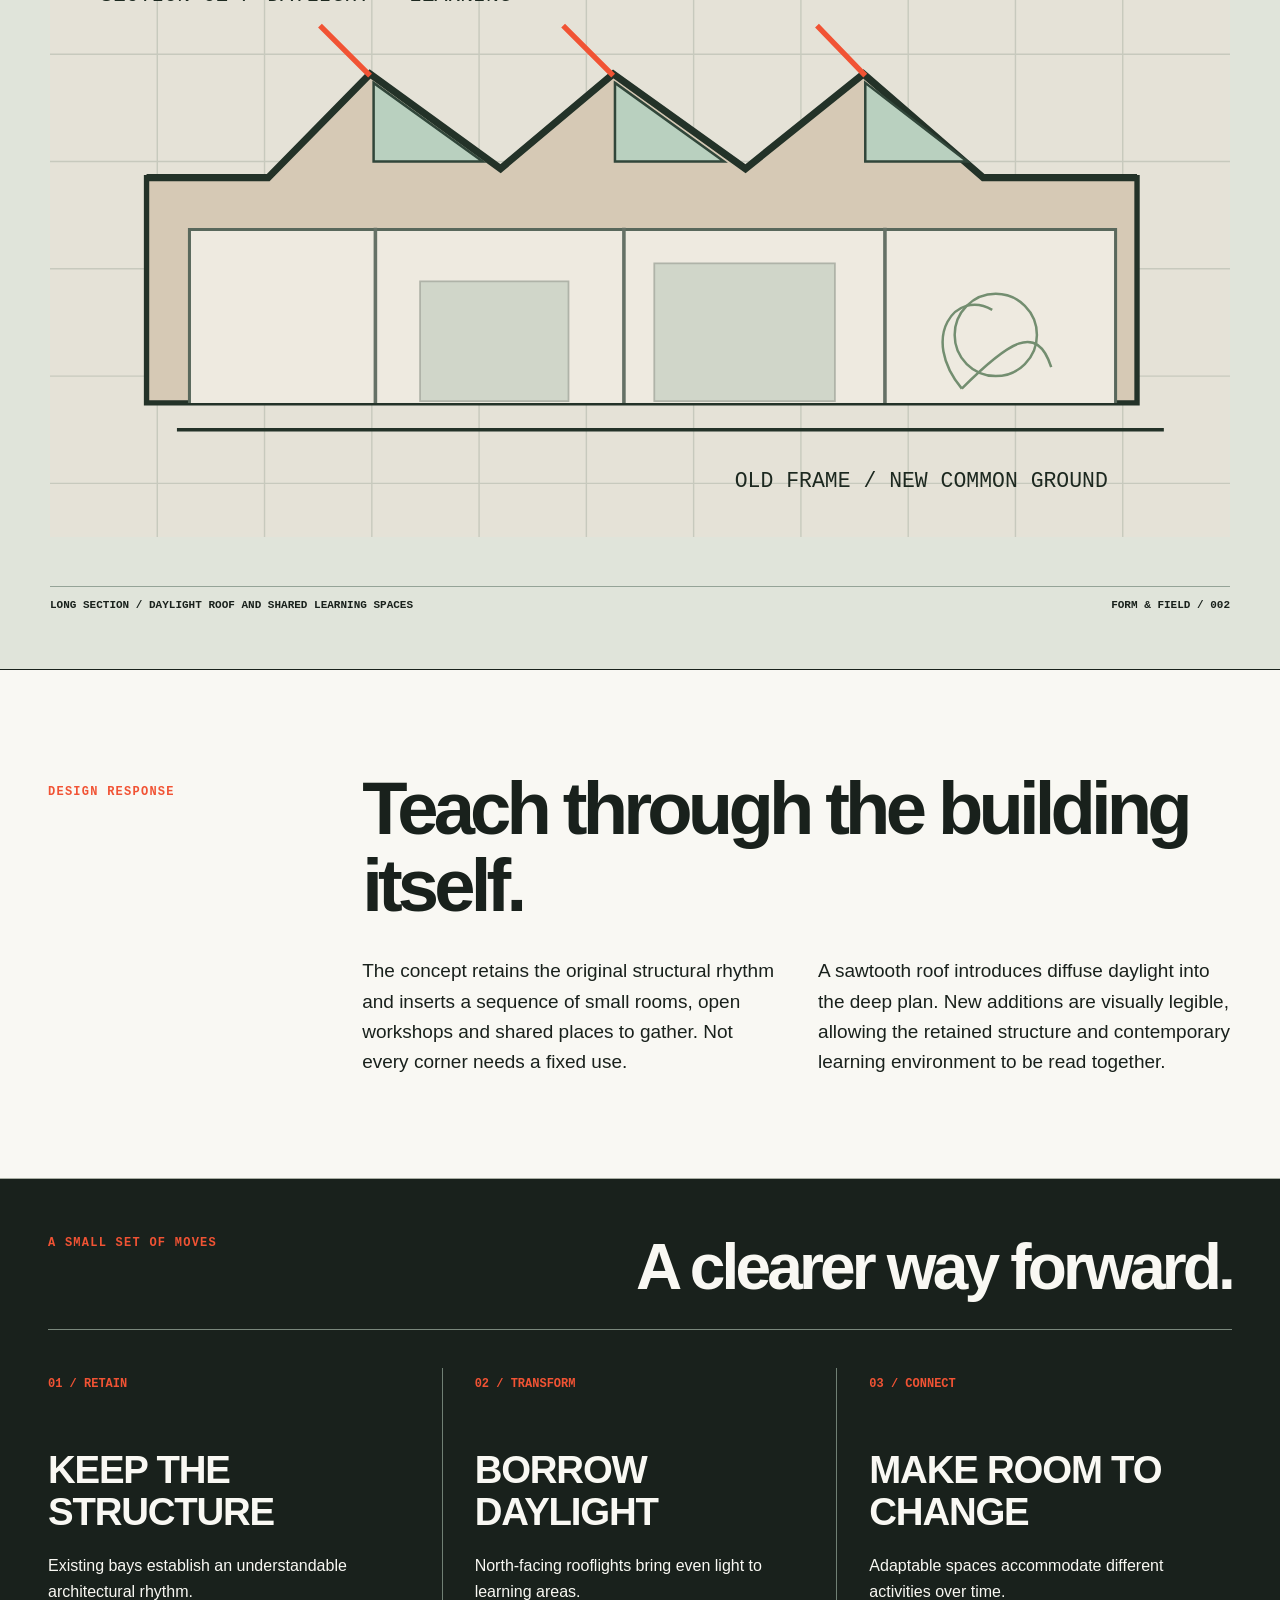
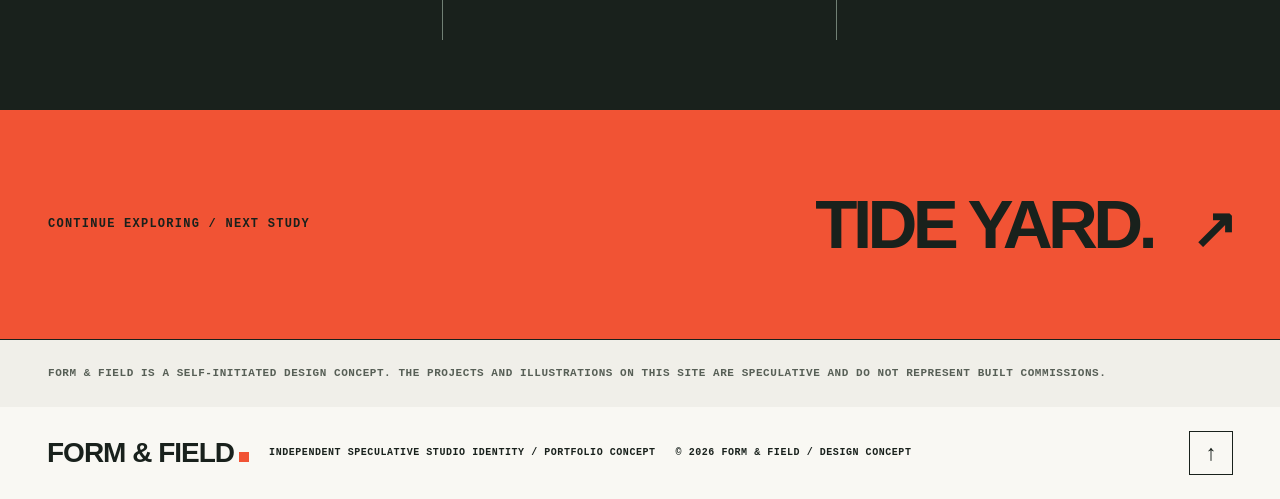
<file: projects/patchwork.html>
<!doctype html><html lang="en"><head><meta charset="utf-8"><meta name="viewport" content="width=device-width, initial-scale=1"><meta name="theme-color" content="#F0EFE9"><meta name="description" content="A vacant industrial hall becomes the starting point for a small learning campus. The old structural bays provide an adaptable framework for spaces that change with their community."><title>Patchwork School — FORM &amp; FIELD</title><link rel="icon" type="image/svg+xml" href="../assets/favicon.svg"><link rel="stylesheet" href="../styles.css"><script defer src="../script.js"></script></head><body id="top"><a class="skip-link" href="#content">Skip to content</a><div id="scroll-progress" aria-hidden="true"></div><header class="site-head" id="site-header">
  <a class="identity" href="../index.html" aria-label="Form and Field, home">
    <span class="mark" aria-hidden="true">F/F</span><span><strong>FORM &amp; FIELD</strong><small>ARCHITECTURE / REUSE / PUBLIC LIFE</small></span>
  </a>
  <nav class="nav" aria-label="Main navigation">
    <a href="../index.html#work"><sup>01</sup> WORK</a><a href="../studio.html"><sup>02</sup> PRACTICE</a><a href="../notes.html"><sup>03</sup> FIELD NOTES</a><a href="../contact.html"><sup>04</sup> CONTACT</a>
  </nav>
  <a class="head-cta" href="../contact.html">DISCUSS A SITE <span class="arrow" aria-hidden="true">↗</span></a>
  <details class="mobile-nav"><summary class="mobile-menu">MENU <i aria-hidden="true"></i></summary>
    <nav class="mobile-nav-panel" aria-label="Mobile navigation"><a href="../index.html#work">01 / Work</a><a href="../studio.html">02 / Practice</a><a href="../notes.html">03 / Field notes</a><a href="../contact.html">04 / Contact</a></nav>
  </details>
</header><main id="content" class="interior-main project-page" data-project="patchwork">
<section class="inner-overline"><span><span class="red-square"></span> FORM &amp; FIELD / DESIGN ARCHIVE</span><span>STUDY / 002</span><a href="../index.html#work">← BACK TO SELECTED WORK</a></section>
<section class="detail-hero" aria-labelledby="detail-title"><div class="detail-heading"><div class="eyebrow">EDUCATION / REUSE · CARDIFF / UNITED KINGDOM</div><h1 id="detail-title">PATCHWORK SCHOOL.</h1><p>Learning spaces made from what remains.</p><div class="detail-hero-bottom"><span class="tiny">CONCEPT / 2026</span><span class="tiny">SPECULATIVE PROJECT / NOT CONSTRUCTED</span></div></div><figure class="detail-hero-art"><img src="../assets/patchwork-section.svg" alt="Illustrated architectural design for Patchwork School" width="660" height="330"><figcaption class="tiny">FIG 01 / Long section / daylight roof and shared learning spaces</figcaption></figure></section>
<section class="detail-intro" aria-label="Project overview"><div class="detail-side-label eyebrow">BRIEF / 002</div><div><h2>Could a former workshop teach a new generation without hiding the building’s past?</h2><p>A vacant industrial hall becomes the starting point for a small learning campus. The old structural bays provide an adaptable framework for spaces that change with their community.</p></div></section>
<section class="detail-diagram" aria-label="Design study"><div class="detail-diagram-head"><div class="eyebrow">DRAWING REGISTER / 002</div><div class="tiny">CONCEPT ONLY / NOT FOR CONSTRUCTION</div></div><figure><img src="../assets/patchwork-section.svg" alt="Concept architectural drawing for Patchwork School" loading="lazy" width="900" height="600"><figcaption>LONG SECTION / DAYLIGHT ROOF AND SHARED LEARNING SPACES <span>FORM &amp; FIELD / 002</span></figcaption></figure></section>
<section class="detail-essay"><div class="detail-side-label eyebrow">DESIGN RESPONSE</div><div><h2>Teach through the building itself.</h2><div class="essay-columns"><p>The concept retains the original structural rhythm and inserts a sequence of small rooms, open workshops and shared places to gather. Not every corner needs a fixed use.</p><p>A sawtooth roof introduces diffuse daylight into the deep plan. New additions are visually legible, allowing the retained structure and contemporary learning environment to be read together.</p></div></div></section>
<section class="design-principles" aria-labelledby="detail-principles"><div class="principle-top"><span class="eyebrow">A SMALL SET OF MOVES</span><h2 id="detail-principles">A clearer way forward.</h2></div><div class="principles-grid"><article><span>01 / RETAIN</span><h3>KEEP THE STRUCTURE</h3><p>Existing bays establish an understandable architectural rhythm.</p></article><article><span>02 / TRANSFORM</span><h3>BORROW DAYLIGHT</h3><p>North-facing rooflights bring even light to learning areas.</p></article><article><span>03 / CONNECT</span><h3>MAKE ROOM TO CHANGE</h3><p>Adaptable spaces accommodate different activities over time.</p></article></div></section>
<section class="detail-next"><span class="eyebrow">CONTINUE EXPLORING / NEXT STUDY</span><a href="tide-yard.html">TIDE YARD. <span aria-hidden="true">↗</span></a></section>
<section class="project-disclaimer tiny">FORM &amp; FIELD IS A SELF-INITIATED DESIGN CONCEPT. THE PROJECTS AND ILLUSTRATIONS ON THIS SITE ARE SPECULATIVE AND DO NOT REPRESENT BUILT COMMISSIONS.</section>
</main><footer class="site-footer"><div class="footer-brand">FORM &amp; FIELD<i></i></div><div class="tiny">INDEPENDENT SPECULATIVE STUDIO IDENTITY / PORTFOLIO CONCEPT</div><div class="tiny">© 2026 FORM &amp; FIELD / DESIGN CONCEPT</div><a class="footer-top" href="#top" aria-label="Back to top">↑</a></footer></body></html>
</file>
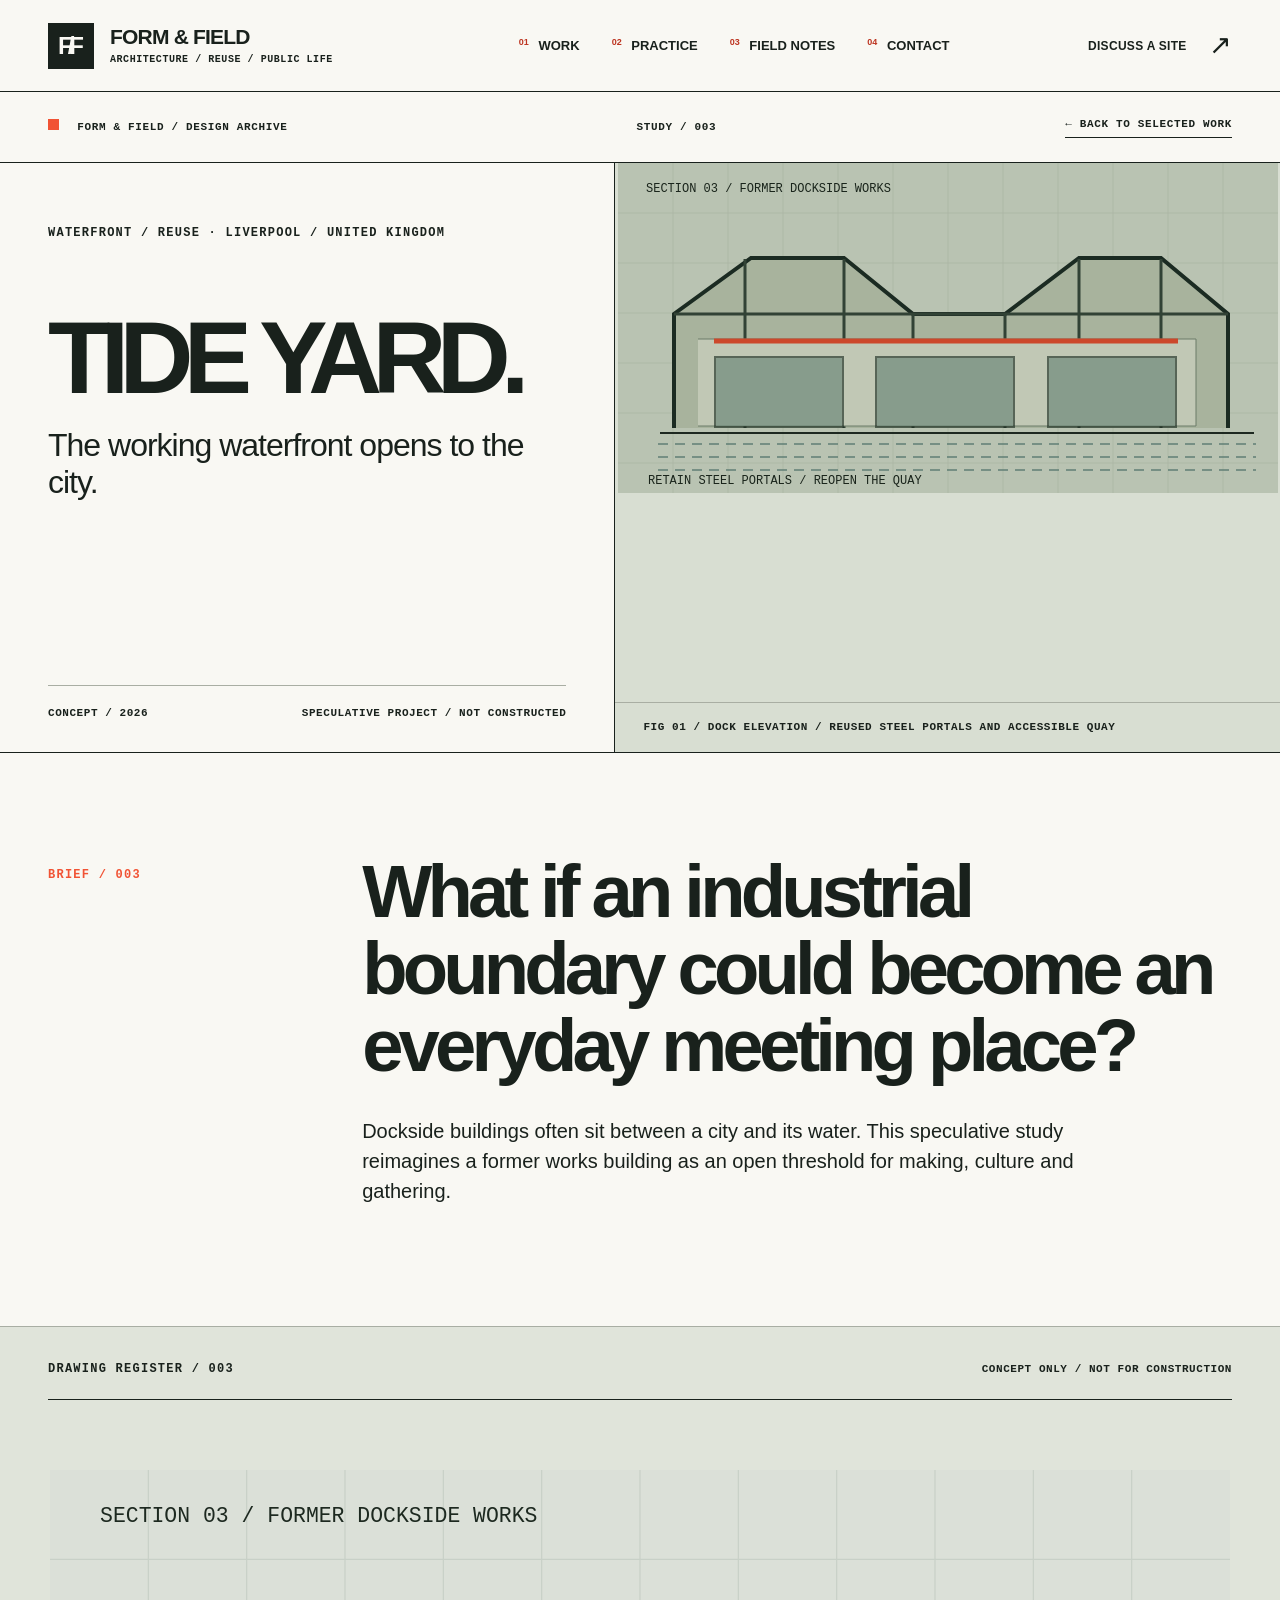
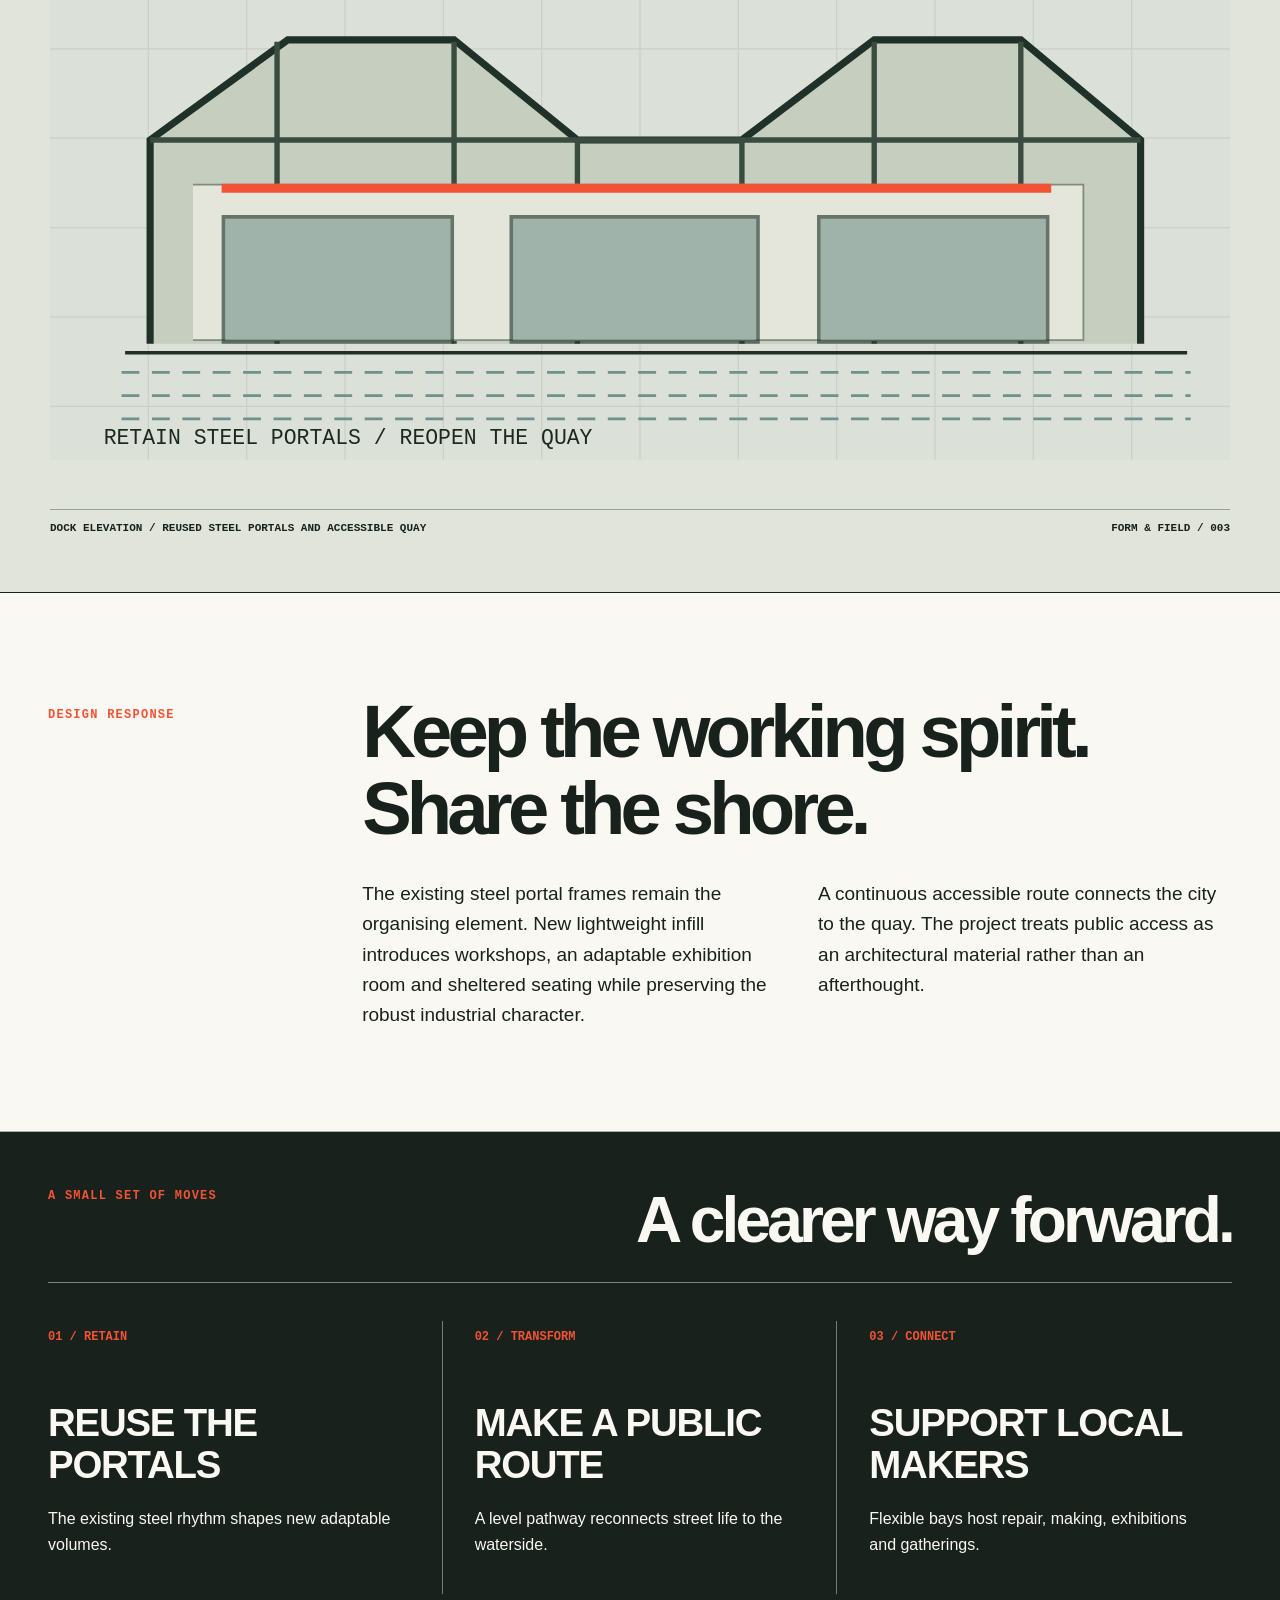
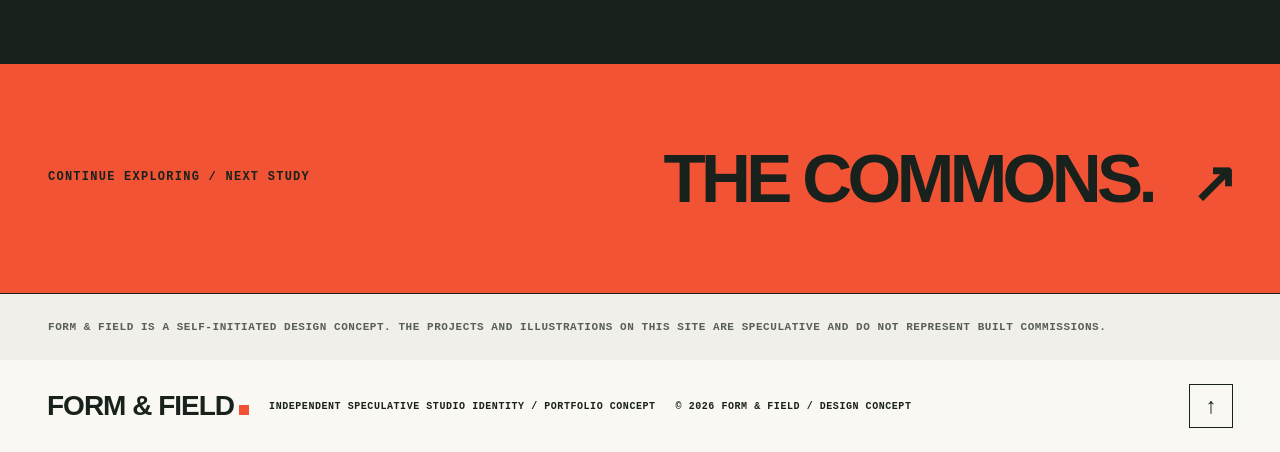
<file: projects/tide-yard.html>
<!doctype html><html lang="en"><head><meta charset="utf-8"><meta name="viewport" content="width=device-width, initial-scale=1"><meta name="theme-color" content="#F0EFE9"><meta name="description" content="Dockside buildings often sit between a city and its water. This speculative study reimagines a former works building as an open threshold for making, culture and gathering."><title>Tide Yard — FORM &amp; FIELD</title><link rel="icon" type="image/svg+xml" href="../assets/favicon.svg"><link rel="stylesheet" href="../styles.css"><script defer src="../script.js"></script></head><body id="top"><a class="skip-link" href="#content">Skip to content</a><div id="scroll-progress" aria-hidden="true"></div><header class="site-head" id="site-header">
  <a class="identity" href="../index.html" aria-label="Form and Field, home">
    <span class="mark" aria-hidden="true">F/F</span><span><strong>FORM &amp; FIELD</strong><small>ARCHITECTURE / REUSE / PUBLIC LIFE</small></span>
  </a>
  <nav class="nav" aria-label="Main navigation">
    <a href="../index.html#work"><sup>01</sup> WORK</a><a href="../studio.html"><sup>02</sup> PRACTICE</a><a href="../notes.html"><sup>03</sup> FIELD NOTES</a><a href="../contact.html"><sup>04</sup> CONTACT</a>
  </nav>
  <a class="head-cta" href="../contact.html">DISCUSS A SITE <span class="arrow" aria-hidden="true">↗</span></a>
  <details class="mobile-nav"><summary class="mobile-menu">MENU <i aria-hidden="true"></i></summary>
    <nav class="mobile-nav-panel" aria-label="Mobile navigation"><a href="../index.html#work">01 / Work</a><a href="../studio.html">02 / Practice</a><a href="../notes.html">03 / Field notes</a><a href="../contact.html">04 / Contact</a></nav>
  </details>
</header><main id="content" class="interior-main project-page" data-project="tide-yard">
<section class="inner-overline"><span><span class="red-square"></span> FORM &amp; FIELD / DESIGN ARCHIVE</span><span>STUDY / 003</span><a href="../index.html#work">← BACK TO SELECTED WORK</a></section>
<section class="detail-hero" aria-labelledby="detail-title"><div class="detail-heading"><div class="eyebrow">WATERFRONT / REUSE · LIVERPOOL / UNITED KINGDOM</div><h1 id="detail-title">TIDE YARD.</h1><p>The working waterfront opens to the city.</p><div class="detail-hero-bottom"><span class="tiny">CONCEPT / 2026</span><span class="tiny">SPECULATIVE PROJECT / NOT CONSTRUCTED</span></div></div><figure class="detail-hero-art"><img src="../assets/tide-yard-elevation.svg" alt="Illustrated architectural design for Tide Yard" width="660" height="330"><figcaption class="tiny">FIG 01 / Dock elevation / reused steel portals and accessible quay</figcaption></figure></section>
<section class="detail-intro" aria-label="Project overview"><div class="detail-side-label eyebrow">BRIEF / 003</div><div><h2>What if an industrial boundary could become an everyday meeting place?</h2><p>Dockside buildings often sit between a city and its water. This speculative study reimagines a former works building as an open threshold for making, culture and gathering.</p></div></section>
<section class="detail-diagram" aria-label="Design study"><div class="detail-diagram-head"><div class="eyebrow">DRAWING REGISTER / 003</div><div class="tiny">CONCEPT ONLY / NOT FOR CONSTRUCTION</div></div><figure><img src="../assets/tide-yard-elevation.svg" alt="Concept architectural drawing for Tide Yard" loading="lazy" width="900" height="600"><figcaption>DOCK ELEVATION / REUSED STEEL PORTALS AND ACCESSIBLE QUAY <span>FORM &amp; FIELD / 003</span></figcaption></figure></section>
<section class="detail-essay"><div class="detail-side-label eyebrow">DESIGN RESPONSE</div><div><h2>Keep the working spirit. Share the shore.</h2><div class="essay-columns"><p>The existing steel portal frames remain the organising element. New lightweight infill introduces workshops, an adaptable exhibition room and sheltered seating while preserving the robust industrial character.</p><p>A continuous accessible route connects the city to the quay. The project treats public access as an architectural material rather than an afterthought.</p></div></div></section>
<section class="design-principles" aria-labelledby="detail-principles"><div class="principle-top"><span class="eyebrow">A SMALL SET OF MOVES</span><h2 id="detail-principles">A clearer way forward.</h2></div><div class="principles-grid"><article><span>01 / RETAIN</span><h3>REUSE THE PORTALS</h3><p>The existing steel rhythm shapes new adaptable volumes.</p></article><article><span>02 / TRANSFORM</span><h3>MAKE A PUBLIC ROUTE</h3><p>A level pathway reconnects street life to the waterside.</p></article><article><span>03 / CONNECT</span><h3>SUPPORT LOCAL MAKERS</h3><p>Flexible bays host repair, making, exhibitions and gatherings.</p></article></div></section>
<section class="detail-next"><span class="eyebrow">CONTINUE EXPLORING / NEXT STUDY</span><a href="commons.html">THE COMMONS. <span aria-hidden="true">↗</span></a></section>
<section class="project-disclaimer tiny">FORM &amp; FIELD IS A SELF-INITIATED DESIGN CONCEPT. THE PROJECTS AND ILLUSTRATIONS ON THIS SITE ARE SPECULATIVE AND DO NOT REPRESENT BUILT COMMISSIONS.</section>
</main><footer class="site-footer"><div class="footer-brand">FORM &amp; FIELD<i></i></div><div class="tiny">INDEPENDENT SPECULATIVE STUDIO IDENTITY / PORTFOLIO CONCEPT</div><div class="tiny">© 2026 FORM &amp; FIELD / DESIGN CONCEPT</div><a class="footer-top" href="#top" aria-label="Back to top">↑</a></footer></body></html>
</file>
<file: styles.css>
:root{--paper:#F0EFE9;--cream:#F9F8F3;--ink:#19211C;--rust:#F15334;--muted:#575F56;--rule:#a9aea3;--panel:#DADDD2}
*{box-sizing:border-box}html{scroll-behavior:smooth}body{margin:0;background:var(--paper);color:var(--ink);font-family:Inter,Arial,sans-serif;-webkit-font-smoothing:antialiased}a{color:inherit;text-decoration:none}a:focus-visible{outline:3px solid var(--rust);outline-offset:5px}svg{display:block}button{font:inherit}::selection{background:var(--rust);color:var(--cream)}
.eyebrow{font:700 12px/1.45 'Liberation Mono',monospace;letter-spacing:1.25px;text-transform:uppercase}.tiny{font:600 11px/1.5 'Liberation Mono',monospace;letter-spacing:.55px;text-transform:uppercase}.arrow{font:400 29px/1 Inter,Arial,sans-serif}
.site-head{height:92px;border-bottom:1px solid var(--ink);display:grid;grid-template-columns:minmax(360px, 1fr) auto minmax(180px, .6fr);align-items:center;padding:0 48px;background:var(--cream)}.identity{display:flex;align-items:center;gap:16px}.mark{height:46px;width:46px;background:var(--ink);color:var(--cream);display:flex;align-items:center;justify-content:center;letter-spacing:-5px;padding-right:5px;font:800 24px Inter Display,Inter,Arial,sans-serif;transform:skewX(-0deg)}.identity strong{display:block;font:790 21px/1 Inter Display,Inter,sans-serif;letter-spacing:-.8px}.identity small{display:block;font:650 10px/1.3 'Liberation Mono',monospace;letter-spacing:.55px;margin-top:6px}.nav{display:flex;gap:32px;align-items:center}.nav a{font-size:13px;font-weight:690;white-space:nowrap}.nav sup{font-size:9px;color:#bd3521;margin-right:6px}.head-cta{font-weight:720;font-size:12px;letter-spacing:.3px;margin-left:auto;display:flex;align-items:center;gap:22px}.head-cta .arrow{font-size:27px}.mobile-menu{display:none}.mobile-nav{display:none}
.hero{display:grid;grid-template-columns:43% 57%;min-height:742px;border-bottom:1px solid var(--ink)}.hero-copy{padding:49px 47px 33px;display:flex;flex-direction:column;min-width:0}.hero-overline{display:flex;justify-content:space-between;align-items:center;gap:16px}.red-square{display:inline-block;width:11px;height:11px;background:var(--rust);margin-right:11px}.hero h1{font:810 clamp(76px,7.65vw,113px)/.91 Inter Display,Inter,sans-serif;letter-spacing:-.095em;margin:80px 0 21px}.hero h1 span{color:var(--rust)}.hero-line{height:2px;width:96%;background:var(--ink);margin:0 0 23px}.hero-desc{font-size:19px;line-height:1.5;max-width:445px;letter-spacing:-.4px;margin:0}.explore{margin-top:32px;display:flex;align-items:center;gap:16px;font-size:12px;font-weight:730;letter-spacing:.65px}.explore .box-arrow{border:1.5px solid var(--ink);width:52px;height:52px;display:grid;place-items:center;font-size:27px}.explore code{font-size:11px;font-weight:500}.hero-bottom{margin-top:auto;border-top:1px solid var(--rule);padding-top:20px;display:grid;grid-template-columns:1fr 1fr 1fr;gap:12px}.hero-bottom small{display:block;font:600 11px 'Liberation Mono',monospace;color:var(--muted);margin-bottom:8px}.hero-bottom b{font-size:12px;font-weight:740;letter-spacing:.2px}.hero-figure{background:#E8E9E0;position:relative;border-left:1px solid var(--ink);min-width:0;overflow:hidden}.hero-svg{width:100%;height:100%;position:absolute;inset:0}.hero-corner{position:absolute;right:27px;top:27px;writing-mode:vertical-rl;font:650 11px 'Liberation Mono',monospace;letter-spacing:2px}.hero-panel{position:absolute;bottom:26px;left:28px;background:var(--ink);color:var(--cream);min-width:338px;padding:21px 22px;display:flex;gap:42px;align-items:flex-end;justify-content:space-between}.hero-panel strong{display:block;font:580 28px/1.2 Inter Display,Inter,sans-serif;letter-spacing:-1px;margin:7px 0}.hero-panel .arrow{color:var(--rust)}
.thesis{background:var(--ink);color:var(--cream);display:grid;grid-template-columns:270px 1fr 90px;gap:26px;align-items:center;padding:36px 47px;min-height:224px}.thesis p{font:550 12px/1.8 'Liberation Mono',monospace;letter-spacing:.3px;margin:15px 0 0;color:#d2d9d0}.thesis .eyebrow{color:var(--rust)}.thesis h2{font:760 clamp(42px,4.1vw,61px)/1.05 Inter Display,Inter,sans-serif;letter-spacing:-.066em;margin:0}.thesis h2 em{font-style:normal;color:var(--rust)}.thesis .down{font-size:46px;color:var(--rust);align-self:end;text-align:right}
.case{background:var(--cream);padding:62px 47px 52px}.section-rail{border-bottom:1px solid var(--ink);padding-bottom:16px;display:flex;justify-content:space-between;gap:20px;font:650 12px 'Liberation Mono',monospace;letter-spacing:1px}.case-lead{display:grid;grid-template-columns:58% 1fr;gap:50px;padding:33px 0 28px}.case-lead h2{font:810 clamp(70px,8.6vw,123px)/.9 Inter Display,Inter,sans-serif;letter-spacing:-.09em;margin:0}.case-lead h2 em{font-style:normal;color:var(--rust)}.case-lead .intro{padding:13px 0 0 18px}.case-lead .intro h3{font:650 14px 'Liberation Mono',monospace;letter-spacing:1.4px;margin:0 0 20px}.case-lead .intro p{font-size:19px;line-height:1.55;max-width:400px;margin:0}.facts{display:grid;grid-template-columns:repeat(3,1fr);border-bottom:1px solid var(--rule);gap:20px;margin:0 0 24px;padding-bottom:17px}.facts small{display:block;color:var(--muted);font:620 11px 'Liberation Mono',monospace;margin-bottom:7px;letter-spacing:.8px}.facts b{display:block;font:640 21px Inter Display,Inter,sans-serif;letter-spacing:-.5px}
.case-spread{display:grid;grid-template-columns:62% 38%;border:1px solid var(--ink);height:550px}.plan-visual{min-width:0;overflow:hidden}.plan-svg{width:100%;height:100%;object-fit:cover}.plan-mobile{display:none}.case-argument{background:#D9DDD1;border-left:1px solid var(--ink);padding:30px 30px 24px;display:flex;flex-direction:column;justify-content:space-between}.case-argument h3{font:790 clamp(36px,3.45vw,50px)/1.02 Inter Display,Inter,sans-serif;letter-spacing:-2px;margin:18px 0 12px}.case-argument p{font-size:17px;line-height:1.5;max-width:390px;margin:0}.case-measures{border-top:1px solid #899186;padding-top:15px}.case-measures b{font:760 67px/.9 Inter Display,Inter,sans-serif;letter-spacing:-4px}.case-measures span{font:620 12px 'Liberation Mono',monospace;display:block;margin:8px 0 13px}.legend{display:flex;gap:20px;flex-wrap:wrap;font:570 11px 'Liberation Mono',monospace}.legend i{height:9px;width:22px;background:var(--ink);display:inline-block;margin-right:7px}.legend i.red{background:var(--rust)}.case-under{display:flex;justify-content:space-between;gap:20px;margin-top:20px;font:650 12px 'Liberation Mono',monospace;letter-spacing:.5px}.case-under a{border-bottom:1px solid var(--ink);padding-bottom:4px;font-weight:700}
.archive{background:var(--paper)}.archive-head{background:var(--rust);color:var(--ink);padding:28px 47px 35px}.archive-head .row{display:flex;justify-content:space-between;align-items:center;gap:20px}.archive-head h2{font:800 clamp(77px,8.7vw,126px)/.94 Inter Display,Inter,sans-serif;letter-spacing:-.085em;margin:22px 0 0}.archive-head h2 span{display:block;font:530 27px/1.3 Inter Display,Inter,sans-serif;letter-spacing:-.9px;margin:12px 0 0;max-width:615px}.archive-grid{border-top:1px solid var(--ink)}.project{min-height:325px;padding:28px 47px;display:grid;grid-template-columns:65px 395px 1fr;gap:22px;border-bottom:1px solid var(--rule)}.project .id{font:720 20px 'Liberation Mono',monospace;padding-top:8px}.project-content{display:flex;flex-direction:column;justify-content:space-between;padding:5px 15px 9px 0}.project-content h3{font:680 43px/1.03 Inter Display,Inter,sans-serif;letter-spacing:-2px;margin:0 0 10px;max-width:365px}.project-content .loc{font:600 12px 'Liberation Mono',monospace;letter-spacing:.5px}.project-content p{font-size:16px;line-height:1.46;max-width:325px;margin:21px 0}.project-content .open{font:700 13px Inter,sans-serif;display:flex;gap:15px;align-items:center}.project-graphic{border:1px solid #aab0a4;position:relative;min-width:0;overflow:hidden}.project-svg{width:100%;height:100%;object-fit:cover}.graphic-tag{position:absolute;bottom:0;left:0;background:var(--ink);color:var(--cream);padding:10px 14px;font:610 11px 'Liberation Mono',monospace;letter-spacing:.5px}.project:nth-child(2){grid-template-columns:65px 1fr 395px}.project:nth-child(2) .project-content{grid-column:3;grid-row:1}.project:nth-child(2) .project-graphic{grid-column:2;grid-row:1}.project:nth-child(2) .id{grid-column:1;grid-row:1}.project:nth-child(3){background:#E4E6DB}
.materials{padding:51px 47px 70px;background:var(--cream);display:grid;grid-template-columns:335px 1fr;gap:47px}.material-intro{display:flex;flex-direction:column}.material-intro h2{font:800 62px/.98 Inter Display,Inter,sans-serif;letter-spacing:-3.2px;margin:20px 0}.material-intro p{font-size:17px;line-height:1.55;max-width:260px;margin:auto 0 0}.material-board{display:grid;grid-template-columns:repeat(3,1fr);gap:13px}.sample{min-width:0}.sample-graphic{border:1px solid #aaa;aspect-ratio:1.23;overflow:hidden}.sample-graphic svg{width:100%;height:100%;object-fit:cover}.sample-under{border-top:1px solid var(--ink);margin-top:12px;padding:12px 0 0}.sample-under b{display:block;font:680 16px Inter Display,Inter,sans-serif;letter-spacing:-.3px}.sample-under p{font-size:13px;line-height:1.45;color:#464e45;margin:6px 0 0}.materials-footer{grid-column:2;border-top:1px solid var(--rule);display:flex;justify-content:space-between;padding-top:14px;gap:25px}.materials-footer strong{font:640 21px Inter Display,Inter,sans-serif}.materials-footer span{max-width:430px;font-size:14px;line-height:1.55}
.contact{background:var(--ink);color:var(--cream);padding:35px 48px 28px}.contact-top{display:flex;justify-content:space-between;gap:20px}.contact-main{display:flex;align-items:flex-end;justify-content:space-between;gap:25px;padding:74px 0 59px}.contact-main h2{font:810 clamp(70px,8.4vw,119px)/.93 Inter Display,Inter,sans-serif;letter-spacing:-.083em;margin:0}.contact-main h2 em{color:var(--rust);font-style:normal}.circle-link{width:186px;height:186px;flex-shrink:0;border-radius:50%;background:var(--rust);color:var(--ink);display:flex;flex-direction:column;align-items:center;justify-content:center;gap:12px;font:780 12px/1.35 'Liberation Mono',monospace;text-align:center}.circle-link .arrow{font-size:52px}.contact-bottom{display:flex;justify-content:space-between;gap:20px;border-top:1px solid #647065;padding-top:19px}.contact-bottom span{font:570 11px 'Liberation Mono',monospace;letter-spacing:.3px}
footer{padding:24px 47px;background:var(--cream);display:flex;justify-content:space-between;align-items:center;gap:25px}.footer-brand{font:810 28px Inter Display,Inter,sans-serif;letter-spacing:-1px}.footer-brand i{display:inline-block;width:10px;height:10px;background:var(--rust);margin-left:5px}footer .tiny{font-size:10px}
@media(max-width:1200px){.site-head{padding:0 30px;grid-template-columns:320px auto 1fr}.nav{gap:18px}.hero-copy{padding:42px 31px 28px}.hero h1{font-size:clamp(69px,7.7vw,105px);letter-spacing:-.085em}.hero{min-height:690px}.hero-desc{font-size:17px}.thesis{grid-template-columns:230px 1fr 45px;padding:34px}.case{padding:46px 33px}.archive-head{padding:27px 33px 33px}.project{grid-template-columns:45px 32% 1fr;padding:25px 33px}.project:nth-child(2){grid-template-columns:45px 1fr 32%}.project-content h3{font-size:38px}.materials{padding:40px 33px 57px;grid-template-columns:260px 1fr;gap:28px}.material-intro h2{font-size:53px}.contact{padding:34px}.case-spread{height:470px}.case-argument h3{font-size:39px}}
@media(max-width:850px){.site-head{height:76px;padding:0 25px;grid-template-columns:1fr auto}.nav{display:none}.head-cta{display:none}.mobile-nav{display:block;position:relative;z-index:10}.mobile-menu{display:flex;align-items:center;gap:12px;font:740 12px 'Liberation Mono',monospace;border:0;background:transparent;color:var(--ink);cursor:pointer;list-style:none}.mobile-menu::-webkit-details-marker{display:none}.mobile-nav-panel{position:absolute;right:-25px;top:49px;background:var(--ink);color:var(--cream);width:240px;box-shadow:0 15px 40px #1116;padding:15px 22px;display:flex;flex-direction:column}.mobile-nav-panel a{padding:13px 0;border-bottom:1px solid #4c594e;font-size:15px;font-weight:650}.mobile-nav-panel a:last-child{border-bottom:0}.mobile-menu i{width:28px;height:16px;display:inline-block;position:relative;border-top:2px solid var(--ink);border-bottom:2px solid var(--ink)}.mobile-menu i:before{content:'';position:absolute;top:6px;left:0;right:0;border-top:2px solid var(--ink)}.hero{grid-template-columns:1fr;min-height:0}.hero-copy{padding:35px 32px 26px}.hero h1{font-size:clamp(68px,11vw,104px);margin:46px 0 24px}.hero-figure{height:570px;border-left:0;border-top:1px solid var(--ink)}.hero-bottom{margin-top:48px}.thesis{grid-template-columns:1fr auto;gap:14px;padding:35px 32px}.thesis div:first-child{grid-column:1/-1}.thesis p{margin-top:6px}.thesis h2{font-size:clamp(40px,6vw,63px)}.case{padding:43px 32px}.case-lead{grid-template-columns:1fr;gap:18px}.case-lead h2{font-size:clamp(65px,11vw,100px)}.case-lead .intro{padding:0}.case-spread{grid-template-columns:1fr;height:auto}.plan-visual{height:460px}.case-argument{border-left:0;border-top:1px solid var(--ink);min-height:335px}.case-argument h3{font-size:39px}.case-measures b{font-size:51px}.archive-head{padding:27px 32px}.archive-head h2{font-size:clamp(65px,10vw,108px)}.project,.project:nth-child(2){grid-template-columns:50px minmax(250px,1fr) minmax(260px,1.2fr);gap:18px;padding:22px 32px}.project:nth-child(2) .id{grid-column:1}.project:nth-child(2) .project-content{grid-column:2}.project:nth-child(2) .project-graphic{grid-column:3}.project-content h3{font-size:36px}.materials{grid-template-columns:1fr;gap:28px;padding:43px 32px}.material-intro p{margin:5px 0 0;max-width:600px}.materials-footer{grid-column:1}.contact{padding:32px}.contact-main{padding:48px 0}.contact-main h2{font-size:clamp(59px,9vw,97px)}.circle-link{height:160px;width:160px}footer{padding:20px 32px}}
@media(max-width:520px){.site-head{height:74px;padding:0 20px}.mark{height:42px;width:42px;font-size:22px}.identity{gap:12px}.identity strong{font-size:18px}.identity small{font-size:8px;letter-spacing:.2px}.hero-copy{padding:28px 20px 24px}.hero-overline .tiny{display:none}.hero h1{font-size:clamp(59px,15.15vw,86px);letter-spacing:-.085em;line-height:.92;margin:55px 0 22px}.hero-line{width:100%}.hero-desc{font-size:16px;max-width:355px;line-height:1.52}.explore{margin-top:25px;font-size:11px}.explore .box-arrow{width:47px;height:47px}.hero-bottom{margin-top:49px;grid-template-columns:repeat(2,1fr);gap:16px 12px;padding-top:15px}.hero-bottom small{font-size:10px}.hero-bottom b{font-size:11px}.hero-bottom>span:nth-child(3){grid-column:1/-1}.hero-figure{height:434px}.hero-svg{width:100%;height:100%;left:0}.hero-corner{right:10px;top:14px;font-size:9px}.hero-panel{left:15px;bottom:14px;min-width:0;width:calc(100% - 30px);padding:13px 16px}.hero-panel strong{font-size:23px}.hero-panel .tiny{font-size:9px}.thesis{padding:28px 20px 35px}.thesis h2{font-size:clamp(34px,8.25vw,46px);line-height:1.1}.thesis .down{font-size:32px}.thesis p{font-size:11px}.case{padding:38px 20px 42px}.section-rail{font-size:10px;line-height:1.5;gap:10px}.section-rail span:nth-child(2){text-align:right}.section-rail span:nth-child(3){display:none}.case-lead{padding:29px 0 25px}.case-lead h2{font-size:clamp(60px,15vw,77px);letter-spacing:-.09em}.case-lead .intro h3{font-size:11px;margin-bottom:12px}.case-lead .intro p{font-size:16px}.facts{grid-template-columns:1fr;gap:0}.facts>div{display:grid;grid-template-columns:145px 1fr;align-items:center;padding:11px 0;border-top:1px solid #d5d8ce}.facts>div:first-child{border-top:0}.facts small{font-size:10px;margin:0}.facts b{font-size:17px}.plan-visual{height:auto}.plan-svg{display:none}.plan-mobile{display:block;width:100%;height:auto}.case-argument{padding:22px;min-height:360px}.case-argument h3{font-size:39px}.case-argument p{font-size:15px}.case-measures b{font-size:48px}.case-measures span{font-size:11px}.legend{font-size:10px;gap:13px}.case-under{display:flex;flex-direction:column;font-size:10px;line-height:1.65;gap:11px}.case-under a{width:max-content}.archive-head{padding:26px 20px}.archive-head .row{align-items:flex-start}.archive-head .eyebrow{font-size:10px}.archive-head h2{font-size:clamp(58px,15vw,90px);letter-spacing:-.095em;margin-top:26px}.archive-head h2 span{font-size:18px;margin-top:12px}.project,.project:nth-child(2){padding:24px 20px 29px;display:grid;grid-template-columns:46px 1fr;grid-template-rows:auto auto;gap:13px;min-height:0}.project .id,.project:nth-child(2) .id{grid-column:1;grid-row:1;padding-top:7px;font-size:18px}.project .project-content,.project:nth-child(2) .project-content{grid-column:2;grid-row:1;padding:0}.project-content h3{font-size:34px;line-height:1.05}.project-content .loc{font-size:11px}.project-content p{font-size:15px;max-width:300px;margin:19px 0}.project-content .open{font-size:13px}.project .project-graphic,.project:nth-child(2) .project-graphic{grid-column:1/-1;grid-row:2;height:213px}.graphic-tag{font-size:10px;padding:8px}.materials{padding:39px 20px 49px;gap:22px}.material-intro h2{font-size:51px}.material-intro p{font-size:16px}.material-board{grid-template-columns:1fr;gap:27px}.sample-graphic{aspect-ratio:1.65}.sample-under b{font-size:17px}.sample-under p{font-size:13px}.materials-footer{display:flex;flex-direction:column;gap:9px}.materials-footer strong{font-size:22px}.materials-footer span{font-size:14px}.contact{padding:27px 20px 24px}.contact-top{font-size:10px;gap:8px}.contact-top span:nth-child(2){text-align:right}.contact-top span:nth-child(3){display:none}.contact-main{display:block;padding:56px 0 29px}.contact-main h2{font-size:clamp(57px,13.2vw,74px);letter-spacing:-.085em}.circle-link{width:141px;height:141px;margin:32px 0 0 auto;font-size:10px}.circle-link .arrow{font-size:45px}.contact-bottom{display:grid;grid-template-columns:1fr;gap:9px}.contact-bottom span{font-size:10px;line-height:1.5}footer{padding:23px 20px;display:block}.footer-brand{font-size:26px;margin-bottom:12px}footer .tiny{font-size:10px;display:block;line-height:1.9}}


/* Production additions: shared navigation, subtle movement, interior pages and accessibility. */
:root{--content-width:1620px}
[hidden]{display:none!important}
body{overflow-x:hidden}
button,select,input,textarea{font:inherit}
button{cursor:pointer}
button:focus-visible,input:focus-visible,select:focus-visible,textarea:focus-visible,summary:focus-visible{outline:3px solid var(--rust);outline-offset:4px}
.skip-link{position:fixed;top:-80px;left:12px;z-index:400;padding:14px 22px;background:var(--ink);color:var(--cream);font:700 13px Inter,Arial,sans-serif}
.skip-link:focus{top:10px}
#scroll-progress{position:fixed;top:0;left:0;z-index:300;height:4px;width:0;background:var(--rust);pointer-events:none;transition:width .1s linear}
.site-head{position:relative;z-index:80}
.nav a,.head-cta,.explore,.project .open,.filter-btn,.mobile-nav-panel a{transition:color .2s ease}
.nav a:hover,.head-cta:hover,.project .open:hover{color:var(--rust)}
.nav a[aria-current="page"]{color:var(--rust)}
.archive-filters{display:flex;align-items:center;gap:10px;flex-wrap:wrap;padding:20px 47px;border-bottom:1px solid var(--rule);background:var(--cream)}
.archive-filters>.tiny{margin-right:12px}
.filter-btn{border:1px solid var(--ink);background:transparent;padding:12px 17px;font:730 12px/1 'Liberation Mono',monospace;letter-spacing:.5px;min-height:42px}
.filter-btn span{opacity:.62;font-size:10px;padding-left:8px}
.filter-btn:hover{color:var(--rust)}
.filter-btn.is-active{background:var(--ink);color:var(--cream)}
.filter-status{margin-left:auto;font:650 12px 'Liberation Mono',monospace;color:var(--muted)}
.project[hidden]{display:none!important}
.project-graphic{transition:filter .25s ease}
.project:hover .project-graphic{filter:saturate(1.12) contrast(1.04)}
.footer-top{display:inline-flex;align-items:center;justify-content:center;min-height:44px;min-width:44px;border:1px solid var(--ink);font-size:22px;margin-left:auto}
.site-footer{display:flex;align-items:center;gap:20px;flex-wrap:wrap}
/* Interior page design intentionally uses the same editorial rule set without repeating the home template. */
.interior-main{background:var(--cream);min-height:75vh}
.inner-overline{display:flex;justify-content:space-between;align-items:center;gap:12px;padding:24px 48px;border-bottom:1px solid var(--ink);font:730 11px/1.5 'Liberation Mono',monospace;letter-spacing:.65px}
.inner-overline>a{border-bottom:1px solid currentColor;padding-bottom:4px}
.inner-overline>a:hover{color:var(--rust)}
.detail-hero{display:grid;grid-template-columns:48% 52%;min-height:590px;border-bottom:1px solid var(--ink)}
.detail-heading{padding:62px 48px 30px;display:flex;flex-direction:column;min-width:0}
.detail-heading h1{font:850 clamp(70px,8vw,123px)/.89 Inter Display,Inter,Arial,sans-serif;letter-spacing:-.095em;margin:70px 0 24px;overflow-wrap:anywhere}
.detail-heading>p{font:510 clamp(22px,2.5vw,36px)/1.14 Inter Display,Inter,Arial,sans-serif;letter-spacing:-1px;max-width:480px;margin:0}
.detail-hero-bottom{border-top:1px solid var(--rule);margin-top:auto;padding-top:19px;display:flex;justify-content:space-between;gap:16px;flex-wrap:wrap}
.detail-hero-art{background:#d8ded2;border-left:1px solid var(--ink);margin:0;min-width:0;display:flex;flex-direction:column;justify-content:center}
.detail-hero-art img{width:100%;max-height:560px;object-fit:contain;mix-blend-mode:multiply}
.detail-hero-art figcaption{padding:16px 28px;border-top:1px solid var(--rule);margin-top:auto}
.detail-intro,.detail-essay{display:grid;grid-template-columns:24% 1fr;gap:30px;padding:100px 48px;border-bottom:1px solid var(--rule)}
.detail-side-label{padding-top:14px;color:var(--rust)}
.detail-intro h2,.detail-essay h2{font:750 clamp(42px,5.8vw,83px)/1.04 Inter Display,Inter,sans-serif;letter-spacing:-.065em;max-width:990px;margin:0 0 32px}
.detail-intro p{font:400 20px/1.5 Inter,Arial,sans-serif;max-width:720px}
.detail-diagram{background:#e0e4da;padding:34px 48px 58px;border-bottom:1px solid var(--ink)}
.detail-diagram-head{display:flex;justify-content:space-between;gap:20px;border-bottom:1px solid var(--ink);padding-bottom:20px}
.detail-diagram figure{margin:25px auto 0;max-width:1180px}
.detail-diagram img{width:100%;height:min(62vw,680px);object-fit:contain}
.detail-diagram figcaption{display:flex;justify-content:space-between;gap:18px;border-top:1px solid #95a397;padding-top:12px;font:680 11px 'Liberation Mono',monospace}
.essay-columns{display:grid;grid-template-columns:1fr 1fr;gap:42px;max-width:930px}
.essay-columns p{font:400 19px/1.6 Inter,Arial,sans-serif;margin:0}
.design-principles{background:var(--ink);color:var(--cream);padding:56px 48px 70px}
.principle-top{display:flex;justify-content:space-between;gap:40px;align-items:start;border-bottom:1px solid #7a887c;padding-bottom:30px}
.principle-top .eyebrow{color:var(--rust)}
.principle-top h2{font:740 clamp(40px,5vw,76px)/1 Inter Display,Inter,sans-serif;letter-spacing:-.06em;margin:0;max-width:750px}
.principles-grid{display:grid;grid-template-columns:repeat(3,1fr);gap:0;margin-top:38px}
.principles-grid article{padding:5px 32px 20px;border-right:1px solid #708074}
.principles-grid article:first-child{padding-left:0}
.principles-grid article:last-child{border-right:0}
.principles-grid span{color:var(--rust);font:700 12px 'Liberation Mono',monospace}
.principles-grid h3{font:760 clamp(23px,3vw,40px)/1.1 Inter Display,Inter,sans-serif;letter-spacing:-1.2px;max-width:380px;margin:58px 0 20px}
.principles-grid p{font:420 16px/1.6 Inter,Arial,sans-serif;max-width:350px}
.detail-next{display:flex;justify-content:space-between;align-items:center;gap:28px;padding:80px 48px;background:var(--rust);border-bottom:1px solid var(--ink)}
.detail-next a{font:790 clamp(40px,5.4vw,83px)/1 Inter Display,Inter,sans-serif;letter-spacing:-.067em}
.detail-next a span{font-size:.8em;margin-left:23px}
.project-disclaimer{padding:25px 48px;color:var(--muted);background:var(--paper)}
.studio-manifesto{padding:70px 48px 45px;border-bottom:1px solid var(--ink)}
.studio-manifesto h1,.notes-intro h1,.contact-intro h1{font:860 clamp(95px,16vw,260px)/.77 Inter Display,Inter,sans-serif;letter-spacing:-.11em;margin:78px 0 64px}
.studio-manifesto h1 em,.notes-intro h1 em,.contact-intro h1 em{font-style:normal;color:var(--rust)}
.manifesto-bottom{display:grid;grid-template-columns:1fr 1fr;gap:10vw;border-top:1px solid var(--ink);padding-top:26px}
.manifesto-bottom p{font:470 clamp(22px,2.5vw,34px)/1.23 Inter Display,Inter,sans-serif;max-width:740px;letter-spacing:-.6px;margin:0}
.studio-principles{padding:70px 48px;display:grid;grid-template-columns:23% 1fr;border-bottom:1px solid var(--ink)}
.studio-principles>div:last-child{border-top:1px solid var(--ink)}
.studio-principles article{display:grid;grid-template-columns:70px minmax(190px,1fr) minmax(190px,350px);gap:25px;padding:36px 0;border-bottom:1px solid var(--rule);align-items:start}
.studio-principles article span{font:750 15px 'Liberation Mono',monospace;color:var(--rust)}
.studio-principles h2{font:820 clamp(36px,4vw,65px)/1 Inter Display,Inter,sans-serif;letter-spacing:-.068em;margin:0}
.studio-principles p{font-size:17px;line-height:1.5;margin:0}
.studio-feature{display:grid;grid-template-columns:45% 55%;border-bottom:1px solid var(--ink)}
.studio-feature-copy{padding:70px 48px;display:flex;flex-direction:column;align-items:start}
.studio-feature-copy h2{font:790 clamp(44px,5.3vw,86px)/1 Inter Display,Inter,sans-serif;letter-spacing:-.065em;margin:55px 0 22px}
.studio-feature-copy p{font:430 17px/1.65 Inter,Arial,sans-serif;max-width:530px}
.studio-feature-copy a{margin-top:50px;font:720 13px 'Liberation Mono',monospace;border-bottom:1px solid currentColor;padding-bottom:10px}
.studio-feature-art{background:#dde1d6;border-left:1px solid var(--ink);min-height:510px;display:flex;align-items:center}
.studio-feature-art img{width:100%;height:auto}
.studio-cta{background:var(--rust);padding:65px 48px 70px}
.studio-cta h2{font:820 clamp(55px,9vw,135px)/.94 Inter Display,Inter,sans-serif;letter-spacing:-.075em;max-width:950px;margin:32px 0 40px}
.studio-cta a{display:inline-block;border:1px solid var(--ink);padding:15px 24px;font:750 13px 'Liberation Mono',monospace}
.notes-intro{padding:72px 48px 60px;border-bottom:1px solid var(--ink)}
.notes-intro h1{font-size:clamp(77px,11vw,163px);margin:55px 0 40px}
.notes-intro>p{font:430 clamp(20px,2vw,28px)/1.3 Inter,Arial,sans-serif;max-width:850px}
.notes-index{background:var(--ink);color:var(--cream);padding:35px 48px 70px}
.notes-tabs{display:flex;gap:0;border-bottom:1px solid #829086}
.notes-tabs button{border:0;border-bottom:4px solid transparent;background:none;color:#b8c4bb;font:730 13px 'Liberation Mono',monospace;padding:24px 30px 20px;margin-bottom:-1px}
.notes-tabs button:first-child{padding-left:0}
.notes-tabs button[aria-selected="true"]{color:var(--cream);border-bottom-color:var(--rust)}
.note-panel{display:grid;grid-template-columns:45% 55%;gap:35px;padding-top:60px;align-items:center}
.note-panel-copy{padding:0 30px 0 0}
.note-panel h2{font:775 clamp(51px,6vw,92px)/.98 Inter Display,Inter,sans-serif;letter-spacing:-.067em;margin:65px 0 23px}
.note-panel p{font-size:19px;line-height:1.55;max-width:600px}
.note-spec{font:670 12px 'Liberation Mono',monospace;color:#d0a093;border-top:1px solid #728277;padding-top:20px;margin-top:50px}
.note-panel img{width:100%;max-height:650px;object-fit:cover;background:#dcded6}
.notes-coda{padding:100px 48px}
.notes-coda blockquote{font:780 clamp(53px,7.5vw,115px)/.96 Inter Display,Inter,sans-serif;letter-spacing:-.065em;margin:28px 0 42px;max-width:1320px}
.notes-coda a{font:720 13px 'Liberation Mono',monospace;text-decoration:underline;text-underline-offset:5px}
.contact-intro{display:grid;grid-template-columns:63% 1fr;gap:60px;padding:72px 48px 90px;border-bottom:1px solid var(--ink)}
.contact-intro h1{font-size:clamp(77px,9vw,145px);margin:62px 0 0}
.contact-intro>p{font:450 clamp(19px,2vw,27px)/1.38 Inter Display,Inter,sans-serif;align-self:end;max-width:540px}
.brief-layout{display:grid;grid-template-columns:35% 1fr;gap:8%;padding:95px 48px;border-bottom:1px solid var(--ink)}
.brief-label h2{font:780 clamp(58px,6vw,92px)/.99 Inter Display,Inter,sans-serif;letter-spacing:-.07em;margin:60px 0 24px}
.brief-label p{font-size:17px;line-height:1.6;max-width:380px}
.brief-form{width:100%}.field-row{margin-bottom:24px;display:flex;flex-direction:column;gap:12px}
.field-row label{font:720 12px 'Liberation Mono',monospace}.field-row label span{color:var(--rust)}
.field-row input,.field-row select,.field-row textarea{width:100%;color:var(--ink);border:1px solid #899186;background:transparent;border-radius:0;padding:18px 16px;font:450 17px/1.5 Inter,Arial,sans-serif;min-height:57px}
.field-row textarea{resize:vertical}.field-row input::placeholder,.field-row textarea::placeholder{color:#657369}
.brief-actions{display:flex;justify-content:space-between;align-items:center;gap:20px;flex-wrap:wrap}
.brief-submit{background:var(--rust);color:var(--ink);border:1px solid var(--ink);padding:18px 26px;font:760 13px 'Liberation Mono',monospace;min-height:57px}
.brief-submit span{margin-left:18px;font-size:20px}
.brief-submit:hover{background:var(--ink);color:var(--cream)}
.form-feedback{font:650 13px 'Liberation Mono',monospace;min-height:20px}
.brief-result{background:#dde1d6;display:grid;grid-template-columns:35% 1fr;gap:8%;padding:70px 48px}
.brief-result h2{font:780 68px/.97 Inter Display,Inter,sans-serif;letter-spacing:-.06em}
.brief-result p{font-size:17px;line-height:1.5}
.brief-result pre{font:14px/1.7 'Liberation Mono',monospace;white-space:pre-wrap;overflow-wrap:anywhere;padding:30px;background:var(--cream);border:1px solid var(--ink)}
.result-buttons{display:flex;gap:12px;flex-wrap:wrap}.result-buttons button{background:var(--ink);color:var(--cream);border:1px solid var(--ink);padding:15px 22px;font:720 12px 'Liberation Mono',monospace}
.result-buttons button:hover{background:var(--rust);color:var(--ink)}
@media (max-width: 1100px){
 .detail-heading h1{font-size:clamp(59px,7.5vw,84px)}
 .detail-hero{min-height:520px}
 .studio-principles article{grid-template-columns:40px 1fr;gap:14px}.studio-principles article p{grid-column:2}
 .contact-intro{grid-template-columns:1fr}.contact-intro>p{max-width:650px;align-self:start}
}
@media (max-width: 760px){
 .inner-overline{padding:20px;gap:12px;font-size:10px;flex-wrap:wrap}
 .inner-overline span:nth-child(2){display:none}
 .archive-filters{padding:18px 20px;gap:8px}.archive-filters>.tiny{width:100%}
 .filter-btn{padding:10px 11px;font-size:11px}.filter-status{width:100%;margin:5px 0 0}
 .site-footer{gap:13px}.site-footer .footer-top{margin:0}
 .detail-hero{display:flex;flex-direction:column;min-height:0}
 .detail-heading{padding:42px 20px 28px;min-height:390px}
 .detail-heading h1{font-size:clamp(60px,13vw,92px);margin:65px 0 20px}
 .detail-heading>p{font-size:25px}.detail-hero-bottom{margin-top:60px}
 .detail-hero-art{border-left:0;border-top:1px solid var(--ink)}.detail-hero-art img{max-height:450px}
 .detail-intro,.detail-essay{grid-template-columns:1fr;gap:27px;padding:60px 20px}
 .detail-intro h2,.detail-essay h2{font-size:clamp(42px,9.3vw,68px)}.detail-intro p{font-size:17px}
 .detail-diagram{padding:24px 20px 40px}.detail-diagram-head{flex-wrap:wrap}.detail-diagram img{height:auto;max-height:520px}
 .detail-diagram figcaption{font-size:9px}
 .essay-columns{grid-template-columns:1fr;gap:12px}.essay-columns p{font-size:17px}
 .design-principles{padding:45px 20px}.principle-top{display:block}.principle-top h2{font-size:52px;margin:25px 0 0}
 .principles-grid{grid-template-columns:1fr}.principles-grid article{padding:24px 0;border-right:0;border-bottom:1px solid #708074}.principles-grid article:first-child{padding-top:0}.principles-grid h3{margin:25px 0 10px;font-size:34px}
 .detail-next{display:block;padding:52px 20px}.detail-next a{display:block;font-size:55px;margin-top:25px}.project-disclaimer{padding:24px 20px;font-size:10px}
 .studio-manifesto,.notes-intro{padding:58px 20px}.studio-manifesto h1{font-size:clamp(77px,18vw,140px);margin:65px 0}.manifesto-bottom{grid-template-columns:1fr;gap:25px}.manifesto-bottom p{font-size:24px}
 .studio-principles{padding:50px 20px;display:block}.studio-principles>div:last-child{margin-top:30px}.studio-principles h2{font-size:39px}.studio-principles p{font-size:15px}
 .studio-feature{grid-template-columns:1fr}.studio-feature-copy{padding:55px 20px}.studio-feature-copy h2{font-size:54px}.studio-feature-art{min-height:0;border-left:0;border-top:1px solid var(--ink)}
 .studio-cta{padding:52px 20px}.studio-cta h2{font-size:55px}
 .notes-intro h1{font-size:clamp(63px,13.6vw,115px);margin:50px 0 25px}.notes-intro>p{font-size:19px}
 .notes-index{padding:18px 20px 45px}.notes-tabs button{padding:19px 13px;font-size:10px}
 .note-panel{display:flex;flex-direction:column;gap:25px;padding-top:30px}.note-panel-copy{padding:0;width:100%}.note-panel h2{font-size:59px;margin:35px 0 15px}.note-panel p{font-size:17px}.note-spec{margin-top:24px}.note-panel img{width:100%}
 .notes-coda{padding:70px 20px}.notes-coda blockquote{font-size:clamp(50px,10vw,78px)}
 .contact-intro{padding:60px 20px 50px;gap:25px}.contact-intro h1{font-size:clamp(70px,14vw,110px);margin:55px 0 0}.contact-intro>p{font-size:20px}
 .brief-layout{display:block;padding:60px 20px}.brief-label h2{font-size:65px;margin:32px 0 14px}.brief-label p{font-size:15px;margin-bottom:36px}
 .field-row label{font-size:11px}.field-row input,.field-row select,.field-row textarea{font-size:16px}
 .brief-result{display:block;padding:55px 20px}.brief-result h2{font-size:60px;margin:25px 0}.brief-result pre{font-size:11px;padding:16px}
}
@media (prefers-reduced-motion: reduce){html{scroll-behavior:auto!important}*,*::before,*::after{animation-duration:.01ms!important;transition-duration:.01ms!important;scroll-behavior:auto!important}}
</file>
